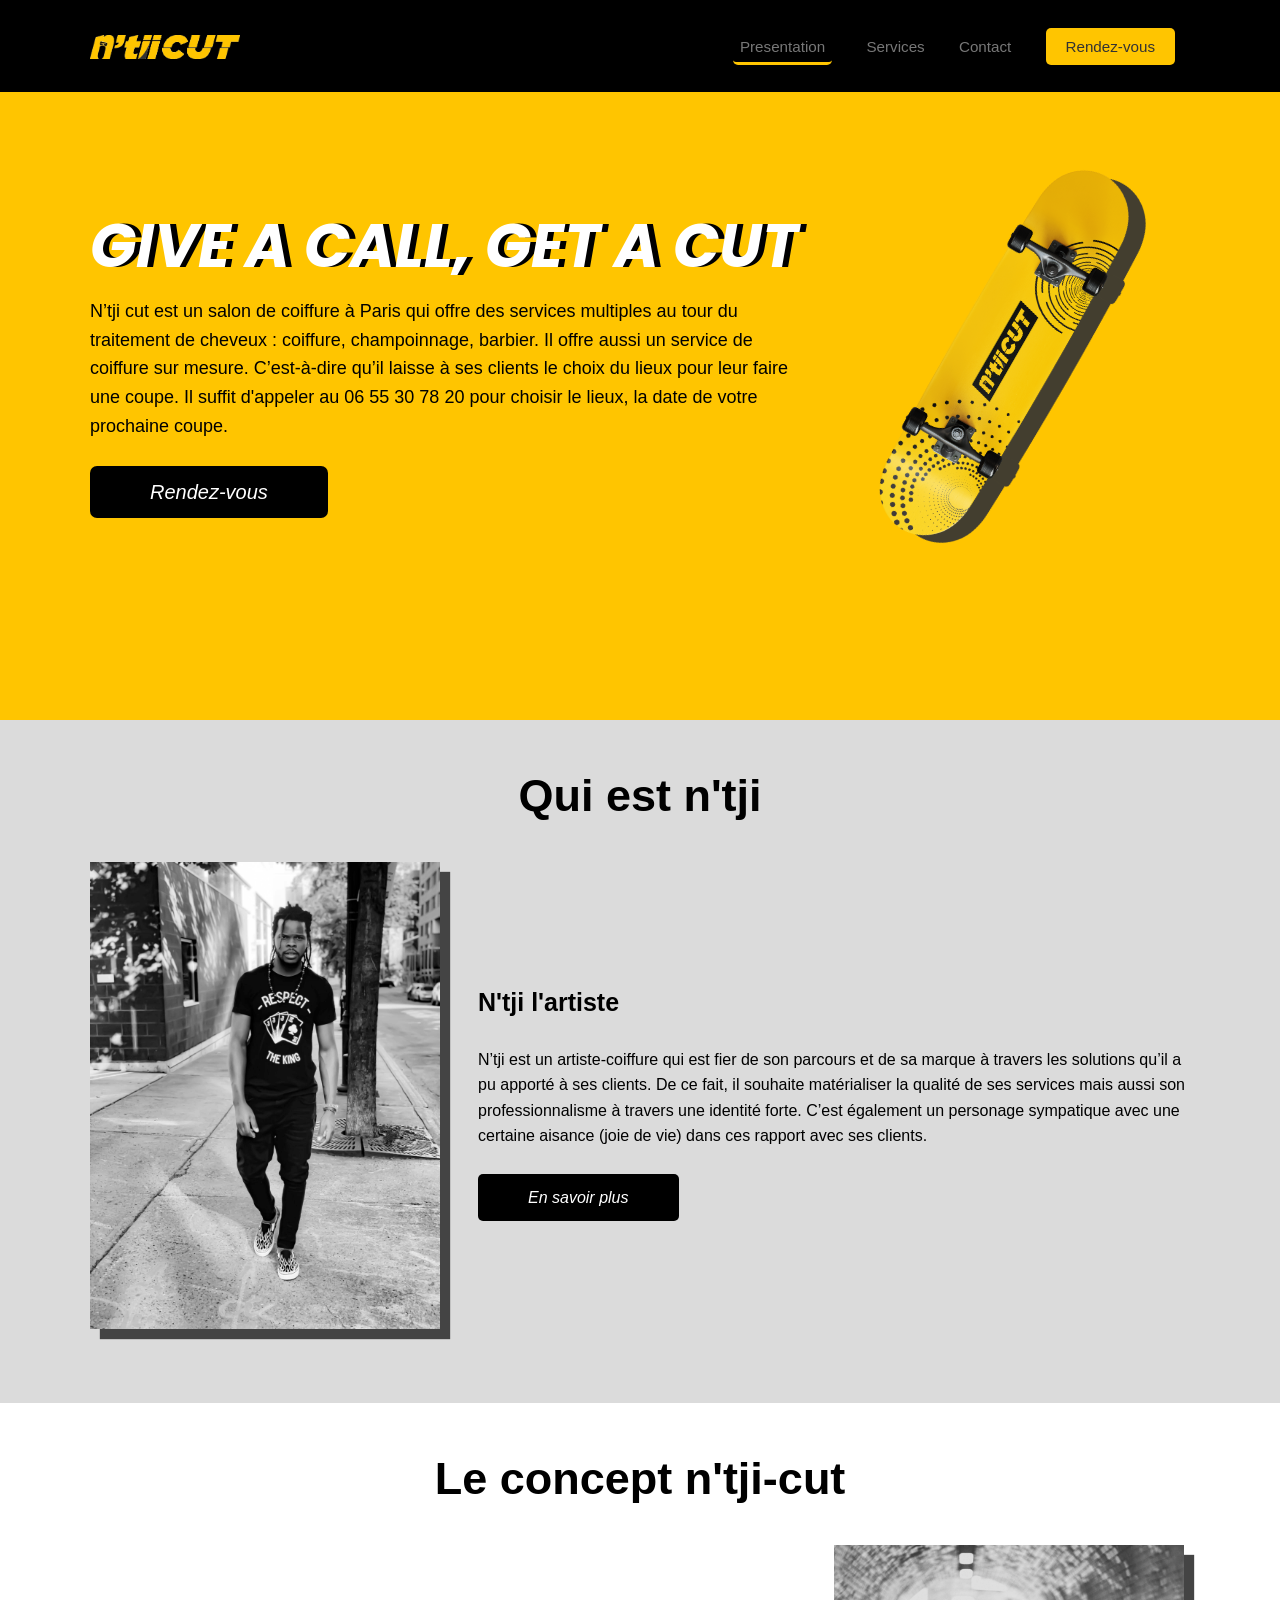
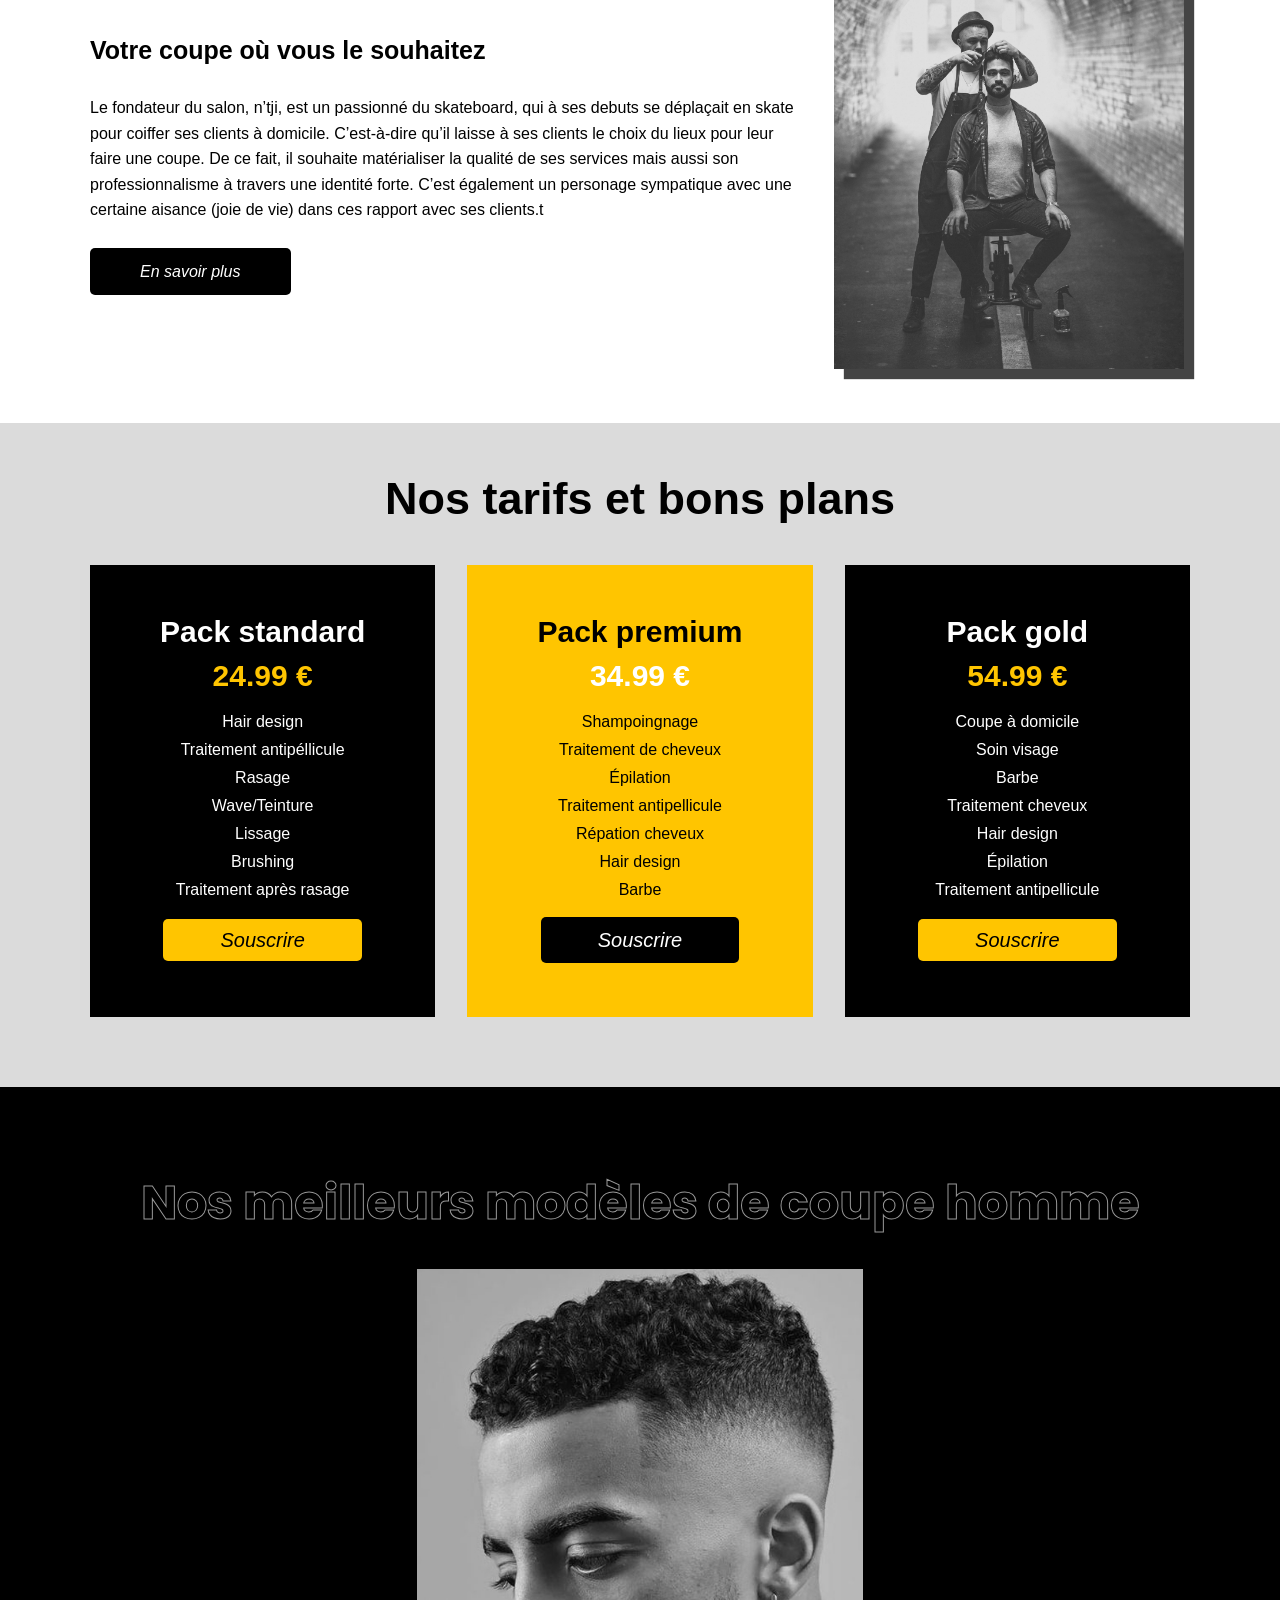
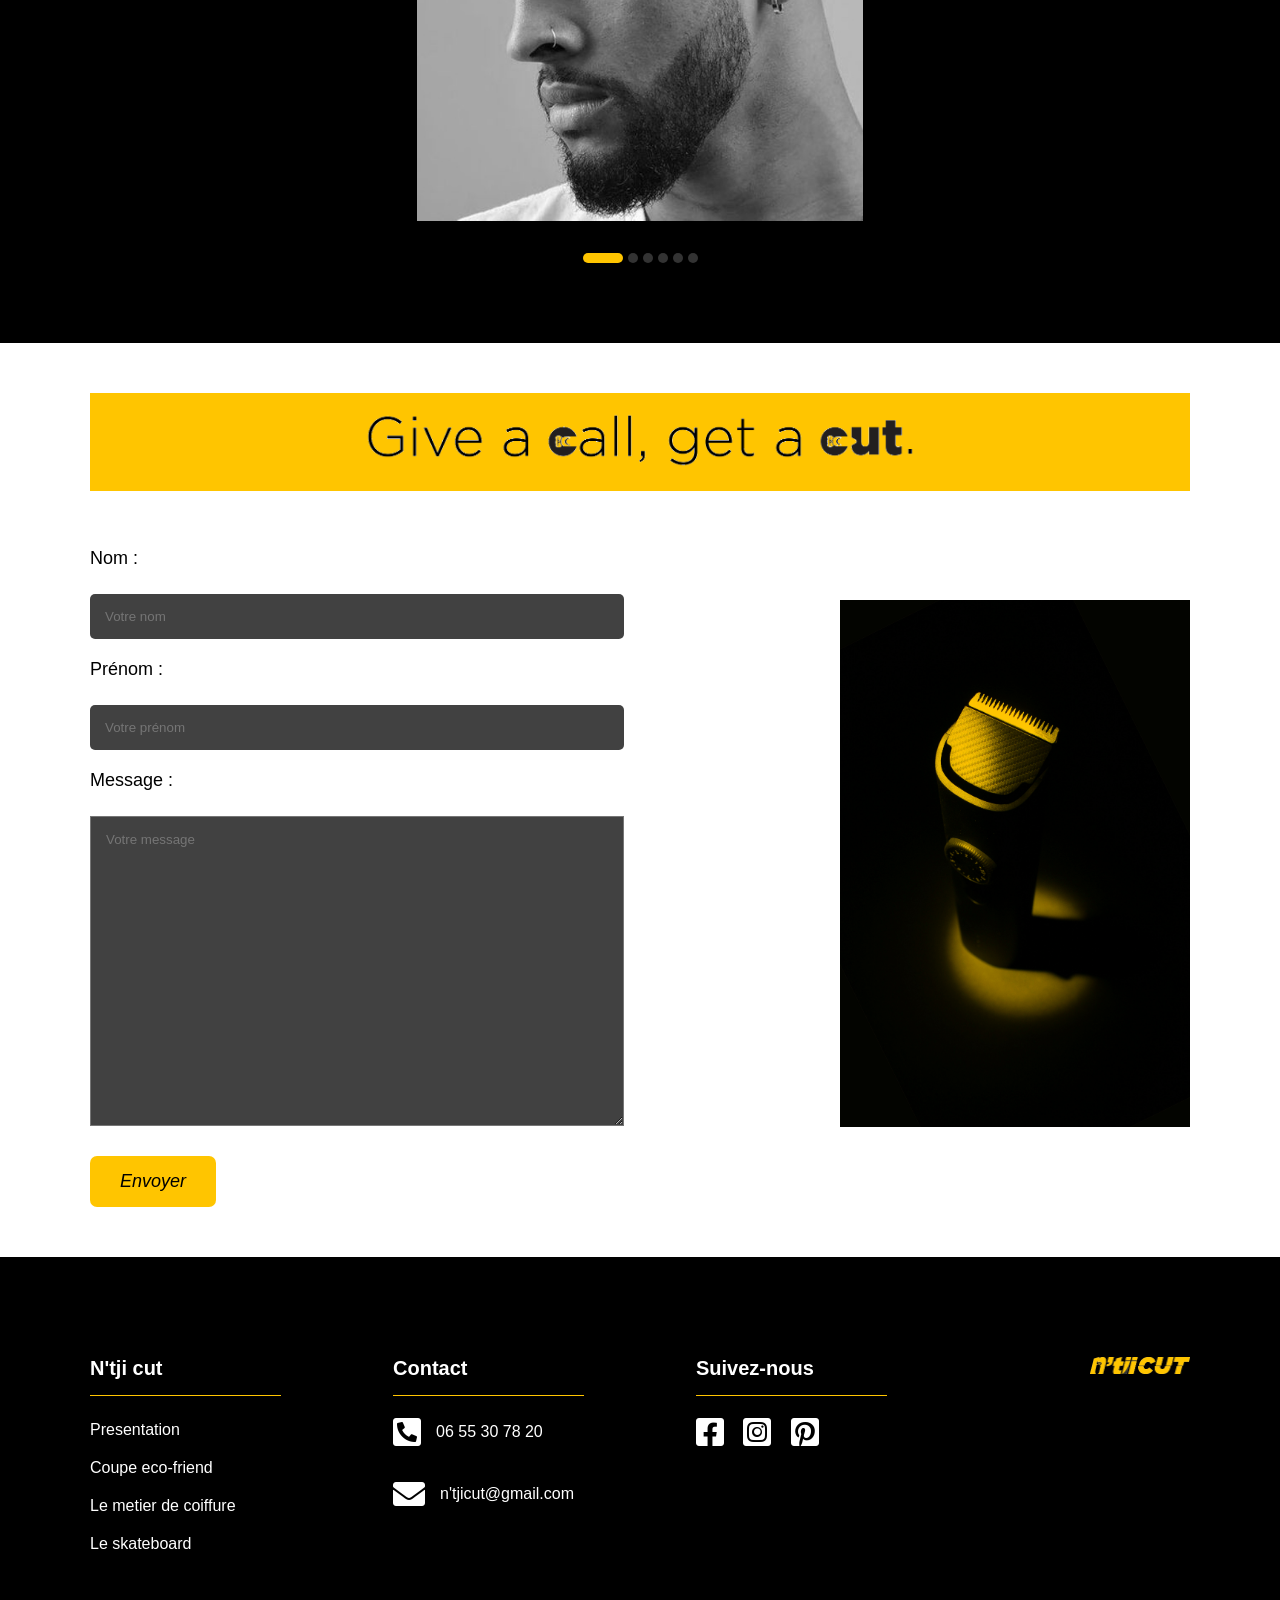
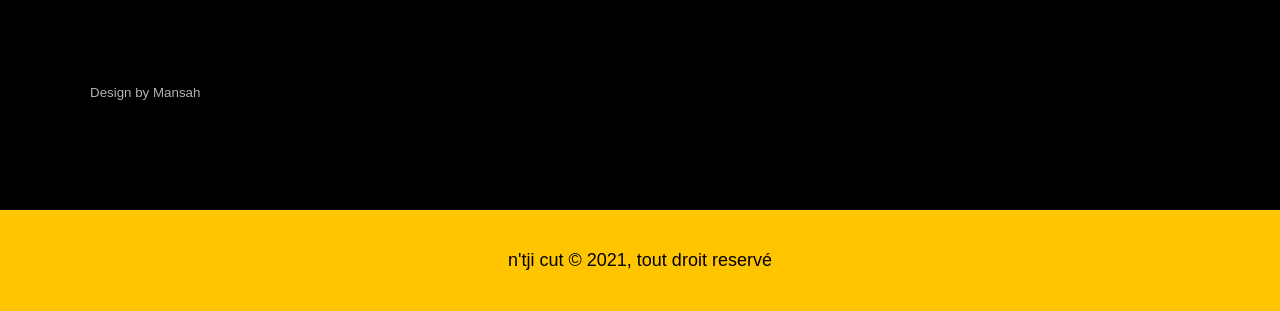
<file: index.html>
<!DOCTYPE html>
<html lang="en">

<head>
    <meta charset="UTF-8">
    <meta http-equiv="X-UA-Compatible" content="IE=edge">
    <meta name="viewport" content="width=device-width, initial-scale=1.0">
    <link rel="shortcut icon" type="image/x-icon" href="/favicon.ico">
    <link rel="stylesheet" href="https://use.fontawesome.com/releases/v5.15.4/css/all.css"
        integrity="sha384-DyZ88mC6Up2uqS4h/KRgHuoeGwBcD4Ng9SiP4dIRy0EXTlnuz47vAwmeGwVChigm" crossorigin="anonymous">
    <link rel="stylesheet" href="/css/stylesheet.css">
    <link rel="stylesheet" media="screen and (max-width: 768px)" href="/css/tablette.css">
    <link rel="stylesheet" media="screen and (max-width: 500px)" href="/css/mobile.css">
    <title>n'tjicut | Bienvenue</title>
</head>

<body>
    <header>
        <div class="header">
            <div class="navbar container">
                <div class="mob-menu-icon">
                    <i class="fas fa-bars fa-1x"></i><span class="cacher"><i
                            class="far fa-window-close fa-1x"></i></span>
                    <a href="mailto:contact@n'tjicut.fr"><i class="fas fa-envelope fa-1x"></i></a>
                </div>
                <div class="large-menu">
                    <a href="index.html"><img src="/images/logo_bg-dark.png" class="logo" alt="n'tjicut"></a>
                    <ul>
                        <li><a href="index.html" class="current">Presentation</a></li>
                        <li><a href="services.html">Services</a></li>
                        <li><a href="contact.html">Contact</a></li>
                        <li><a href="rdv.html">Rendez-vous</a></li>
                    </ul>
                </div>
            </div>
        </div>
        <div class="mobile-menu hiden">
            <li><a href="index.html">Presentation</a></li>
            <li><a href="services.html">Services</a></li>
            <li><a href="contact.html">Contact</a></li>
            <li><a href="rdv.html">Rendez-vous</a></li>
        </div>
    </header>
    <!-- Showcase -->
    <section>
        <div class="showcase">
            <div class="content container">
                <div class="content-1">
                    <h1>Give a call, get a cut</h1>
                    <p>N’tji cut est un salon de coiffure à Paris qui offre des services multiples au tour du traitement de cheveux : coiffure, champoinnage, barbier. Il offre aussi un service de coiffure sur mesure. C’est-à-dire qu’il laisse à ses clients le choix du lieux pour leur faire une coupe. Il suffit d'appeler au 06 55 30 78 20 pour choisir le lieux, la date de votre prochaine coupe.</p>
                    <a href="rdv.html">Rendez-vous</a>
                </div>
                <div class="content-2">
                    <img src="/images/n'tji-skate.png" alt="hero">
                    
                </div>
            </div>
        </div>
    </section>
    <!-- qui est n'tji -->
    <section>
        <div class="presentation">
            <div class="container">
                <div class="heading">
                    <h2>Qui est n'tji</h2>
                </div>
                <div class="grid-content">
                    <div class="content-1">
                        <img src="/images/NTJI_Cut_photo.jpg" alt="n'tji l'artiste">
                    </div>
                    <div class="content-2">
                        <h3>N'tji l'artiste</h3>
                        <p>N’tji est un artiste-coiffure qui est fier de son parcours et de sa marque à travers les solutions qu’il a pu apporté à ses clients. De ce fait, il souhaite matérialiser la qualité de ses services mais aussi son professionnalisme à
                            travers une identité forte. C’est également un personage sympatique avec une certaine aisance (joie de vie) dans ces rapport avec ses clients.</p>
                        <a href="info.html">En savoir plus</a>
                    </div>
                </div>
            </div>
        </div>
    </section>
    <!-- le concept -->
    <section>
        <div class="concept">
            <div class="container">
                <div class="heading">
                    <h2>Le concept n'tji-cut</h2>
                </div>
                <div class="grid-content-2">
                    <div class="content-2">
                        <h3>Votre coupe où vous le souhaitez</h3>
                        <p>Le fondateur du salon, n’tji, est un passionné du skateboard, qui à ses debuts se déplaçait en skate pour coiffer ses clients à domicile. C’est-à-dire qu’il laisse à ses clients le choix du lieux pour leur faire une coupe. De ce fait, il souhaite matérialiser la qualité de ses services mais aussi son professionnalisme à
                            travers une identité forte. C’est également un personage sympatique avec une certaine aisance (joie de vie) dans ces rapport avec ses clients.t</p>
                        <a href="about me.html">En savoir plus</a>
                    </div>
                    <div class="content-1">
                        <img src="/images/photo_tunnel_n'tji-cut.jpg" alt="n'tji l'artiste">
                    </div>
                </div>
            </div>
        </div>
    </section>
    <!-- Nos tarifs -->
    <section>
        <div class="tarif">
            <div class="container">
                <div class="heading">
                    <h3>Nos tarifs et bons plans</h3>
                </div>
                <div class="grid-container-3">
                    <div class="card-1 card">
                        <h3>Pack standard <div class="prix">24.99 &euro;</div>
                        </h3>
                        <ul>
                            <li>Hair design</li>
                            <li>Traitement antipéllicule</li>
                            <li>Rasage</li>
                            <li>Wave/Teinture</li>
                            <li>Lissage</li>
                            <li>Brushing</li>
                            <li>Traitement après rasage</li>
                        </ul>
                        <a href="inscription.html">Souscrire</a>
                    </div>
                    <div class="card-2 card">
                        <h3>Pack premium <div class="prix prix-jaune">34.99 &euro;</div>
                        </h3>
                        <ul>
                            <li>Shampoingnage</li>
                            <li>Traitement de cheveux</li>
                            <li>Épilation</li>
                            <li>Traitement antipellicule</li>
                            <li>Répation cheveux</li>
                            <li>Hair design</li>
                            <li>Barbe</li>
                        </ul>
                        <a href="inscription.html">Souscrire</a>
                    </div>
                    <div class="card-3 card">
                        <h3>Pack gold <div class="prix">54.99 &euro;</div>
                        </h3>
                        <ul>
                            <li>Coupe à domicile</li>
                            <li>Soin visage</li>
                            <li>Barbe</li>
                            <li>Traitement cheveux</li>
                            <li>Hair design</li>
                            <li>Épilation</li>
                            <li>Traitement antipellicule</li>
                        </ul>
                        <a href="inscription.html">Souscrire</a>
                    </div>
                </div>
            </div>
        </div>
    </section>
    <!-- Gallerie -->
    <section>
        <div class="gallerie">
            <div class="container">
                <h3>Nos meilleurs modèles de coupe homme</h3>
                <div class="slider-container">
                    <div class="slide-img">
                        <img src="images/Coupe-2.jpg" id="img-1" class="image1" alt="modèles de coupes masculin">
                        <img src="images/Coupe-3.jpg" id="img-2" class="image2" alt="modèles de coupes masculin">
                        <img src="images/Coupe-4.jpg" id="img-3" class="image3" alt="modèles de coupes masculin">
                        <img src="images/Coupe-5.jpg" id="img-4" class="image4" alt="modèles de coupes masculin">
                        <img src="images/Coupe-6.jpg" id="img-5" class="image5" alt="modèles de coupes masculin">
                        <img src="images/Coupe-7.jpg" id="img-6" class="image6" alt="modèles de coupes masculin">
                    </div>
                    <div class="dot-box">
                        <div class="dots active-dot" id="dot-1"></div>
                        <div class="dots" id="dot-2"></div>
                        <div class="dots" id="dot-3"></div>
                        <div class="dots" id="dot-4"></div>
                        <div class="dots" id="dot-5"></div>
                        <div class="dots" id="dot-6"></div>
    
                    </div>
                </div>
            </div>
        </div>
    </section>
    <!-- give a call, get a cut -->
    <section class="last-section">
        <div class="container ">
            <div class="grid-container-4">
                <div class="img-1">
                    <img src="/images/give-a-call_get-a-cut.png" alt="n'tji">
                </div>
                <div class="form">
                    <form action="#" method="POST">
                        <label for="name"> Nom :</label>
                        <input type="text" id="nom" name="name" placeholder="Votre nom">
                        <label for="name"> Prénom :</label>
                        <input type="text" id="Prénom" name="name" placeholder="Votre prénom">
                        <label for="message"> Message :</label>
                        <textarea id="message" name="message" placeholder="Votre message"></textarea>
                        <div class="button">
                            <button type="submit">Envoyer</button>
                        </div>
                    </form>
                </div>
                <div class="img-2">
                    <img src="/images/tondeuse_n'tjicut.jpg" alt="">
                </div>
            </div>
        </div>
    </section>
    <!-- footer -->
    <footer class="footer">
        <div class="container">
            <div class="grid-container-5">
                <div class="ntji-cut">
                    <h3>N'tji cut</h3>
                    <div class="p">
                        <p><a href="#">Presentation</a></p>
                        <p><a href="https://moncoiffeursengage.com/" target="_blank">Coupe eco-friend</a></p>
                        <p><a href="https://fr.wikipedia.org/wiki/Coiffure" target="_blank">Le metier de coiffure</a>
                        </p>
                        <p><a href="https://www.skatepro.fr/" target="_blank">Le skateboard</a></p>
                    </div>
                </div>
                <div class="contact">
                    <h3>Contact</h3>
                    <div class="ctct-content">
                        <p><span><i class="fas fa-phone-square-alt fa-2x"></i></span>06 55 30 78 20</p>
                        <p><span><i class="fas fa-envelope fa-2x"></i></span><a
                                href="mailto:n'tjicut@gmail.com.com">n'tjicut@gmail.com</a></p>
                    </div>
                </div>
                <div class="suivez-nous">
                    <h3>Suivez-nous</h3>
                    <p><i class="fab fa-facebook-square fa-2x"></i></p>
                    <p><i class="fab fa-instagram-square fa-2x"></i></p>
                    <p><i class="fab fa-pinterest-square fa-2x"></i>
                    </p>
                </div>
                <div class="logo">
                    <a href="#"><img src="/images/logo_bg-dark.png" alt=""></a>
                </div>
                <small>
                    <p><a href="https://mansahdesign.fr/" target="_blank">Design by Mansah</a></p>
                </small>
            </div>
        </div>
        <p class="copyright">n'tji cut &copy; 2021, tout droit reservé</p>
    </footer>
    <script src="/js/script.js"></script>
</body>

</html>
</file>
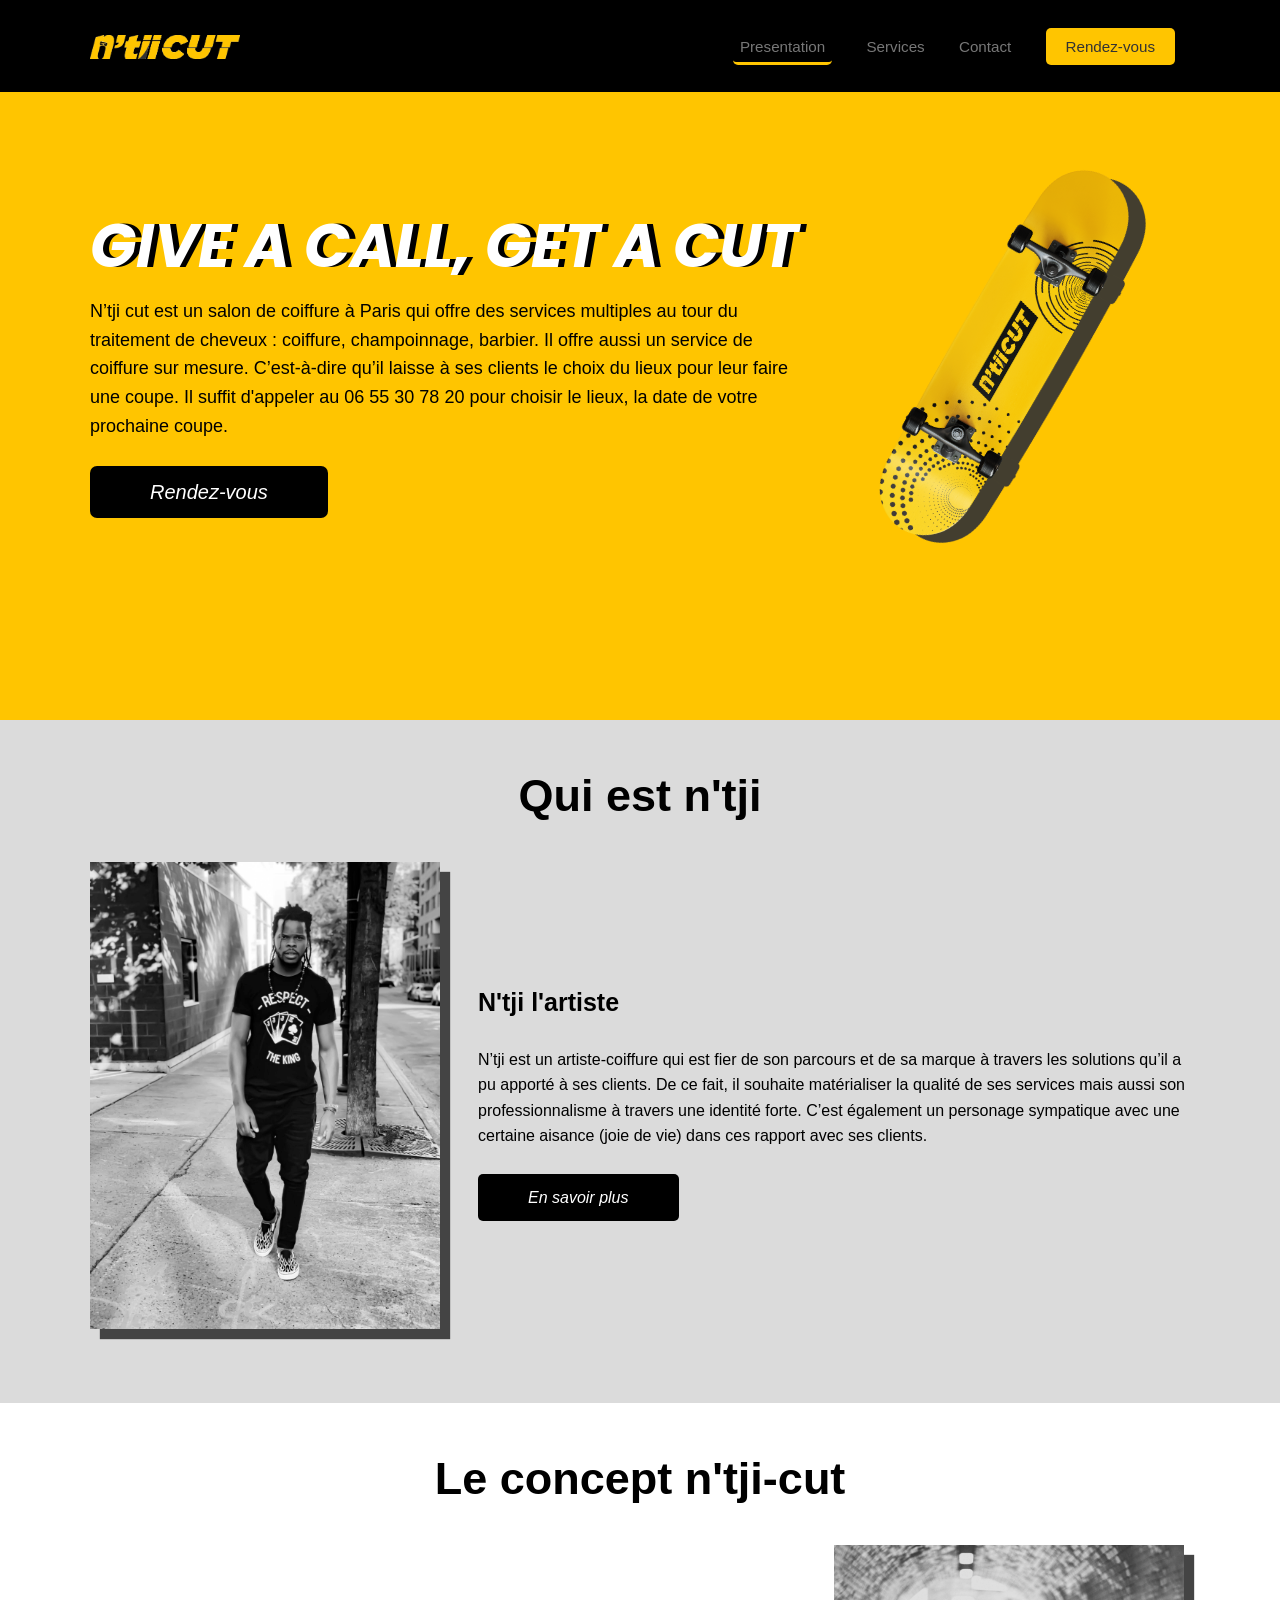
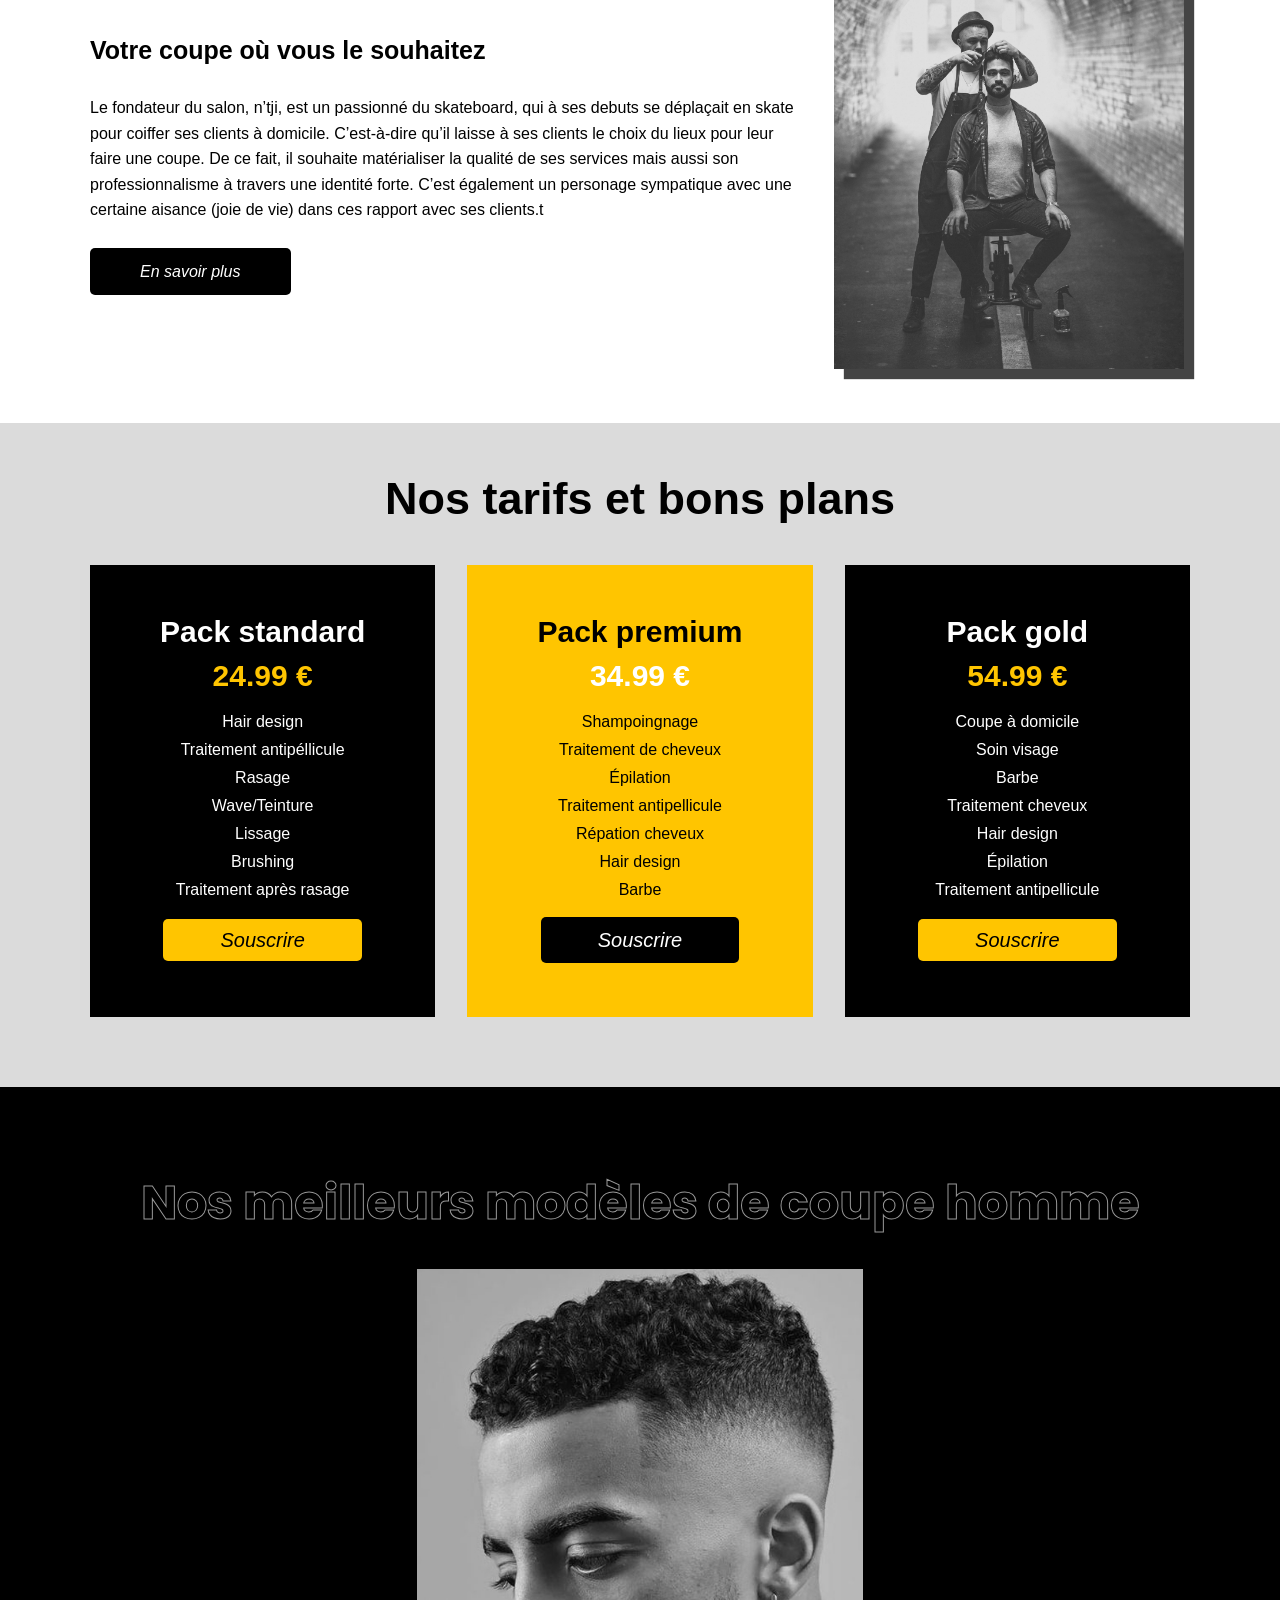
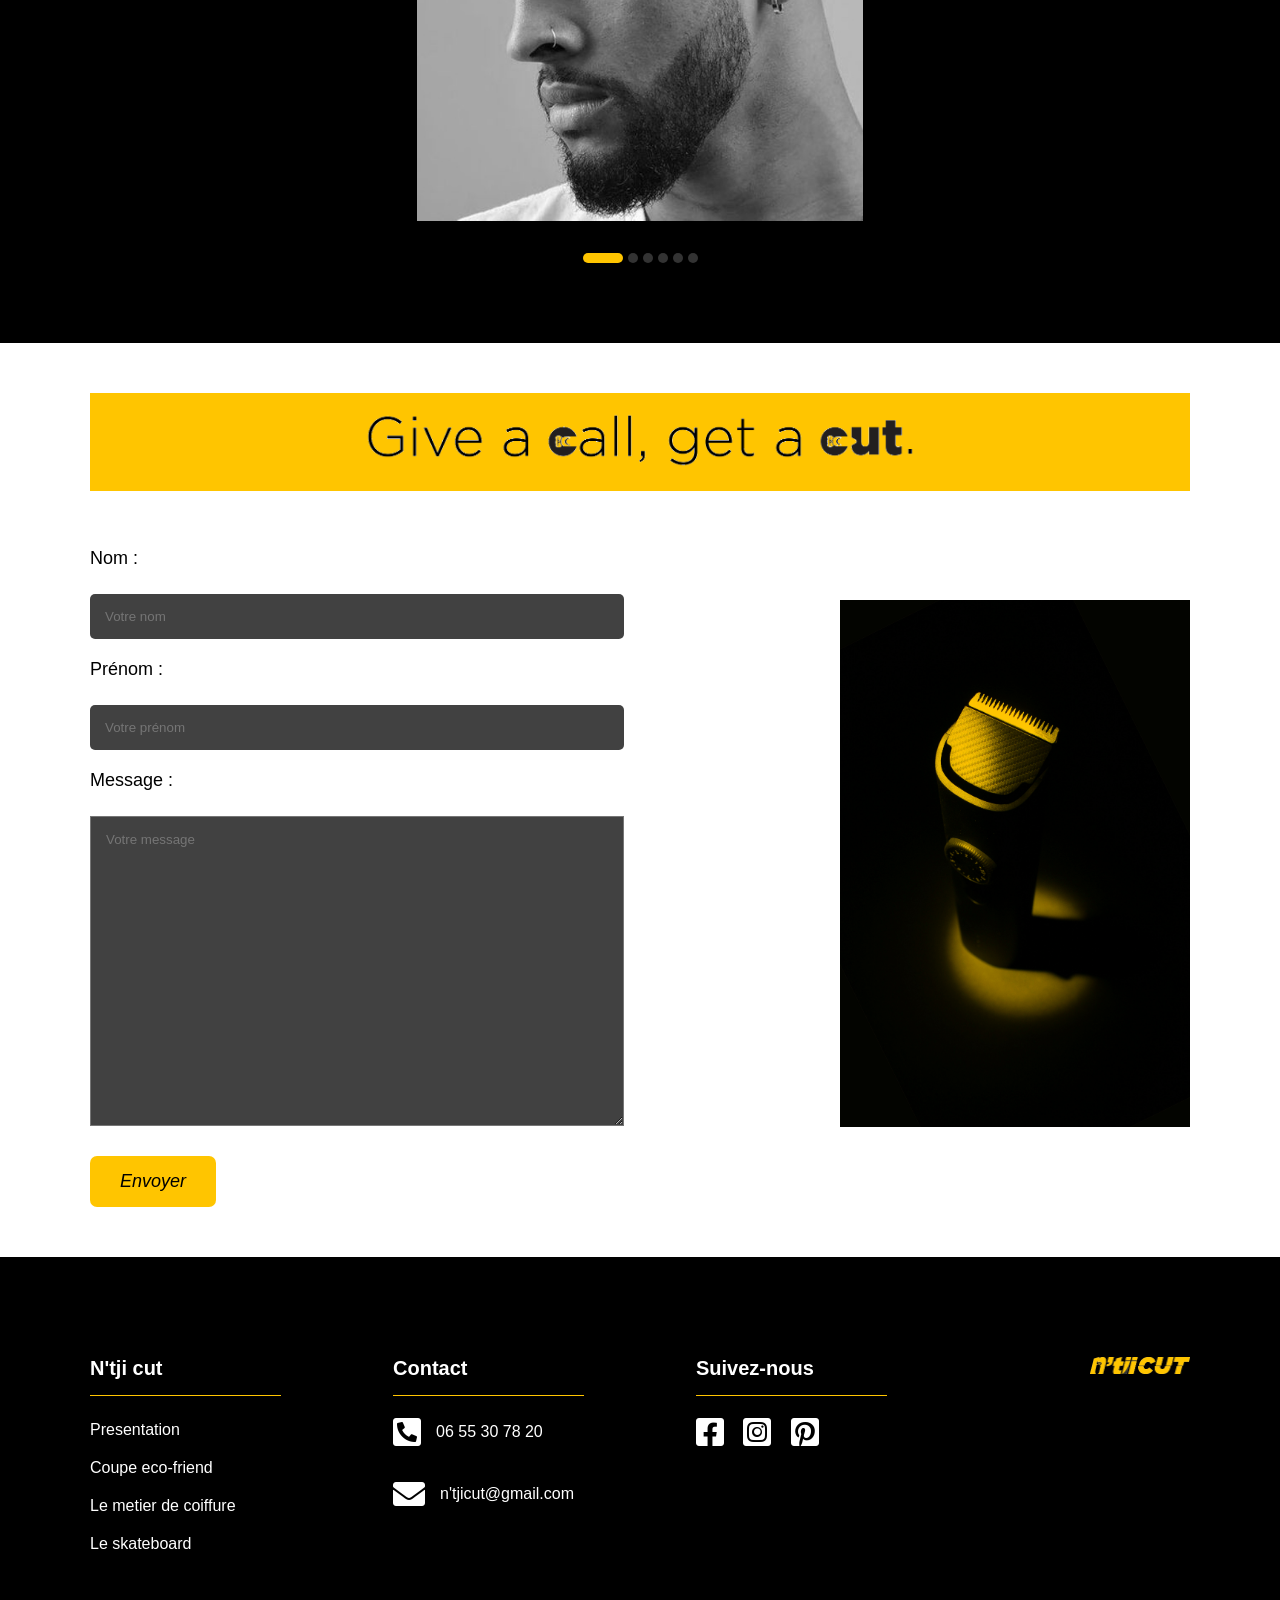
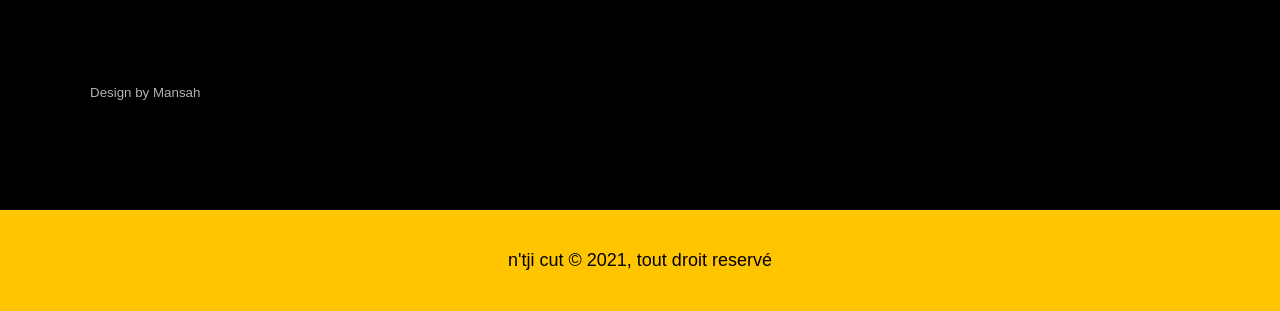
<file: n'tji_cut/index.html>
<!DOCTYPE html>
<html lang="en">

<head>
    <meta charset="UTF-8">
    <meta http-equiv="X-UA-Compatible" content="IE=edge">
    <meta name="viewport" content="width=device-width, initial-scale=1.0">
    <link rel="shortcut icon" type="image/x-icon" href="/favicon.ico">
    <link rel="stylesheet" href="https://use.fontawesome.com/releases/v5.15.4/css/all.css"
        integrity="sha384-DyZ88mC6Up2uqS4h/KRgHuoeGwBcD4Ng9SiP4dIRy0EXTlnuz47vAwmeGwVChigm" crossorigin="anonymous">
    <link rel="stylesheet" href="css/stylesheet.css">
    <link rel="stylesheet" media="screen and (max-width: 768px)" href="css/tablette.css">
    <link rel="stylesheet" media="screen and (max-width: 500px)" href="css/mobile.css">
    <title>n'tjicut | Bienvenue</title>
</head>

<body>
    <header>
        <div class="header">
            <div class="navbar container">
                <div class="mob-menu-icon">
                    <i class="fas fa-bars fa-1x"></i><span class="cacher"><i
                            class="far fa-window-close fa-1x"></i></span>
                    <a href="mailto:contact@n'tjicut.fr"><i class="fas fa-envelope fa-1x"></i></a>
                </div>
                <div class="large-menu">
                    <a href="index.html"><img src="/images/logo_bg-dark.png" class="logo" alt="n'tjicut"></a>
                    <ul>
                        <li><a href="index.html" class="current">Presentation</a></li>
                        <li><a href="services.html">Services</a></li>
                        <li><a href="contact.html">Contact</a></li>
                        <li><a href="rdv.html">Rendez-vous</a></li>
                    </ul>
                </div>
            </div>
        </div>
        <div class="mobile-menu hiden">
            <li><a href="index.html">Presentation</a></li>
            <li><a href="services.html">Services</a></li>
            <li><a href="contact.html">Contact</a></li>
            <li><a href="rdv.html">Rendez-vous</a></li>
        </div>
    </header>
    <!-- Showcase -->
    <section>
        <div class="showcase">
            <div class="content container">
                <div class="content-1">
                    <h1>Give a call, get a cut</h1>
                    <p>N’tji cut est un salon de coiffure à Paris qui offre des services multiples au tour du traitement de cheveux : coiffure, champoinnage, barbier. Il offre aussi un service de coiffure sur mesure. C’est-à-dire qu’il laisse à ses clients le choix du lieux pour leur faire une coupe. Il suffit d'appeler au 06 55 30 78 20 pour choisir le lieux, la date de votre prochaine coupe.</p>
                    <a href="rdv.html">Rendez-vous</a>
                </div>
                <div class="content-2">
                    <img src="/images/n'tji-skate.png" alt="hero">
                    
                </div>
            </div>
        </div>
    </section>
    <!-- qui est n'tji -->
    <section>
        <div class="presentation">
            <div class="container">
                <div class="heading">
                    <h2>Qui est n'tji</h2>
                </div>
                <div class="grid-content">
                    <div class="content-1">
                        <img src="/images/NTJI_Cut_photo.jpg" alt="n'tji l'artiste">
                    </div>
                    <div class="content-2">
                        <h3>N'tji l'artiste</h3>
                        <p>N’tji est un artiste-coiffure qui est fier de son parcours et de sa marque à travers les solutions qu’il a pu apporté à ses clients. De ce fait, il souhaite matérialiser la qualité de ses services mais aussi son professionnalisme à
                            travers une identité forte. C’est également un personage sympatique avec une certaine aisance (joie de vie) dans ces rapport avec ses clients.</p>
                        <a href="info.html">En savoir plus</a>
                    </div>
                </div>
            </div>
        </div>
    </section>
    <!-- le concept -->
    <section>
        <div class="concept">
            <div class="container">
                <div class="heading">
                    <h2>Le concept n'tji-cut</h2>
                </div>
                <div class="grid-content-2">
                    <div class="content-2">
                        <h3>Votre coupe où vous le souhaitez</h3>
                        <p>Le fondateur du salon, n’tji, est un passionné du skateboard, qui à ses debuts se déplaçait en skate pour coiffer ses clients à domicile. C’est-à-dire qu’il laisse à ses clients le choix du lieux pour leur faire une coupe. De ce fait, il souhaite matérialiser la qualité de ses services mais aussi son professionnalisme à
                            travers une identité forte. C’est également un personage sympatique avec une certaine aisance (joie de vie) dans ces rapport avec ses clients.t</p>
                        <a href="about me.html">En savoir plus</a>
                    </div>
                    <div class="content-1">
                        <img src="/images/photo_tunnel_n'tji-cut.jpg" alt="n'tji l'artiste">
                    </div>
                </div>
            </div>
        </div>
    </section>
    <!-- Nos tarifs -->
    <section>
        <div class="tarif">
            <div class="container">
                <div class="heading">
                    <h3>Nos tarifs et bons plans</h3>
                </div>
                <div class="grid-container-3">
                    <div class="card-1 card">
                        <h3>Pack standard <div class="prix">24.99 &euro;</div>
                        </h3>
                        <ul>
                            <li>Hair design</li>
                            <li>Traitement antipéllicule</li>
                            <li>Rasage</li>
                            <li>Wave/Teinture</li>
                            <li>Lissage</li>
                            <li>Brushing</li>
                            <li>Traitement après rasage</li>
                        </ul>
                        <a href="inscription.html">Souscrire</a>
                    </div>
                    <div class="card-2 card">
                        <h3>Pack premium <div class="prix prix-jaune">34.99 &euro;</div>
                        </h3>
                        <ul>
                            <li>Shampoingnage</li>
                            <li>Traitement de cheveux</li>
                            <li>Épilation</li>
                            <li>Traitement antipellicule</li>
                            <li>Répation cheveux</li>
                            <li>Hair design</li>
                            <li>Barbe</li>
                        </ul>
                        <a href="inscription.html">Souscrire</a>
                    </div>
                    <div class="card-3 card">
                        <h3>Pack gold <div class="prix">54.99 &euro;</div>
                        </h3>
                        <ul>
                            <li>Coupe à domicile</li>
                            <li>Soin visage</li>
                            <li>Barbe</li>
                            <li>Traitement cheveux</li>
                            <li>Hair design</li>
                            <li>Épilation</li>
                            <li>Traitement antipellicule</li>
                        </ul>
                        <a href="inscription.html">Souscrire</a>
                    </div>
                </div>
            </div>
        </div>
    </section>
    <!-- Gallerie -->
    <section>
        <div class="gallerie">
            <div class="container">
                <h3>Nos meilleurs modèles de coupe homme</h3>
                <div class="slider-container">
                    <div class="slide-img">
                        <img src="images/Coupe-2.jpg" id="img-1" class="image1" alt="modèles de coupes masculin">
                        <img src="images/Coupe-3.jpg" id="img-2" class="image2" alt="modèles de coupes masculin">
                        <img src="images/Coupe-4.jpg" id="img-3" class="image3" alt="modèles de coupes masculin">
                        <img src="images/Coupe-5.jpg" id="img-4" class="image4" alt="modèles de coupes masculin">
                        <img src="images/Coupe-6.jpg" id="img-5" class="image5" alt="modèles de coupes masculin">
                        <img src="images/Coupe-7.jpg" id="img-6" class="image6" alt="modèles de coupes masculin">
                    </div>
                    <div class="dot-box">
                        <div class="dots active-dot" id="dot-1"></div>
                        <div class="dots" id="dot-2"></div>
                        <div class="dots" id="dot-3"></div>
                        <div class="dots" id="dot-4"></div>
                        <div class="dots" id="dot-5"></div>
                        <div class="dots" id="dot-6"></div>
    
                    </div>
                </div>
            </div>
        </div>
    </section>
    <!-- give a call, get a cut -->
    <section class="last-section">
        <div class="container ">
            <div class="grid-container-4">
                <div class="img-1">
                    <img src="/images/give-a-call_get-a-cut.png" alt="n'tji">
                </div>
                <div class="form">
                    <form action="#" method="POST">
                        <label for="name"> Nom :</label>
                        <input type="text" id="nom" name="name" placeholder="Votre nom">
                        <label for="name"> Prénom :</label>
                        <input type="text" id="Prénom" name="name" placeholder="Votre prénom">
                        <label for="message"> Message :</label>
                        <textarea id="message" name="message" placeholder="Votre message"></textarea>
                        <div class="button">
                            <button type="submit">Envoyer</button>
                        </div>
                    </form>
                </div>
                <div class="img-2">
                    <img src="/images/tondeuse_n'tjicut.jpg" alt="">
                </div>
            </div>
        </div>
    </section>
    <!-- footer -->
    <footer class="footer">
        <div class="container">
            <div class="grid-container-5">
                <div class="ntji-cut">
                    <h3>N'tji cut</h3>
                    <div class="p">
                        <p><a href="#">Presentation</a></p>
                        <p><a href="https://moncoiffeursengage.com/" target="_blank">Coupe eco-friend</a></p>
                        <p><a href="https://fr.wikipedia.org/wiki/Coiffure" target="_blank">Le metier de coiffure</a>
                        </p>
                        <p><a href="https://www.skatepro.fr/" target="_blank">Le skateboard</a></p>
                    </div>
                </div>
                <div class="contact">
                    <h3>Contact</h3>
                    <div class="ctct-content">
                        <p><span><i class="fas fa-phone-square-alt fa-2x"></i></span>06 55 30 78 20</p>
                        <p><span><i class="fas fa-envelope fa-2x"></i></span><a
                                href="mailto:n'tjicut@gmail.com.com">n'tjicut@gmail.com</a></p>
                    </div>
                </div>
                <div class="suivez-nous">
                    <h3>Suivez-nous</h3>
                    <p><i class="fab fa-facebook-square fa-2x"></i></p>
                    <p><i class="fab fa-instagram-square fa-2x"></i></p>
                    <p><i class="fab fa-pinterest-square fa-2x"></i>
                    </p>
                </div>
                <div class="logo">
                    <a href="#"><img src="/images/logo_bg-dark.png" alt=""></a>
                </div>
                <small>
                    <p><a href="https://mansahdesign.fr/" target="_blank">Design by Mansah</a></p>
                </small>
            </div>
        </div>
        <p class="copyright">n'tji cut &copy; 2021, tout droit reservé</p>
    </footer>
    <script src="/js/script.js"></script>
</body>

</html>
</file>
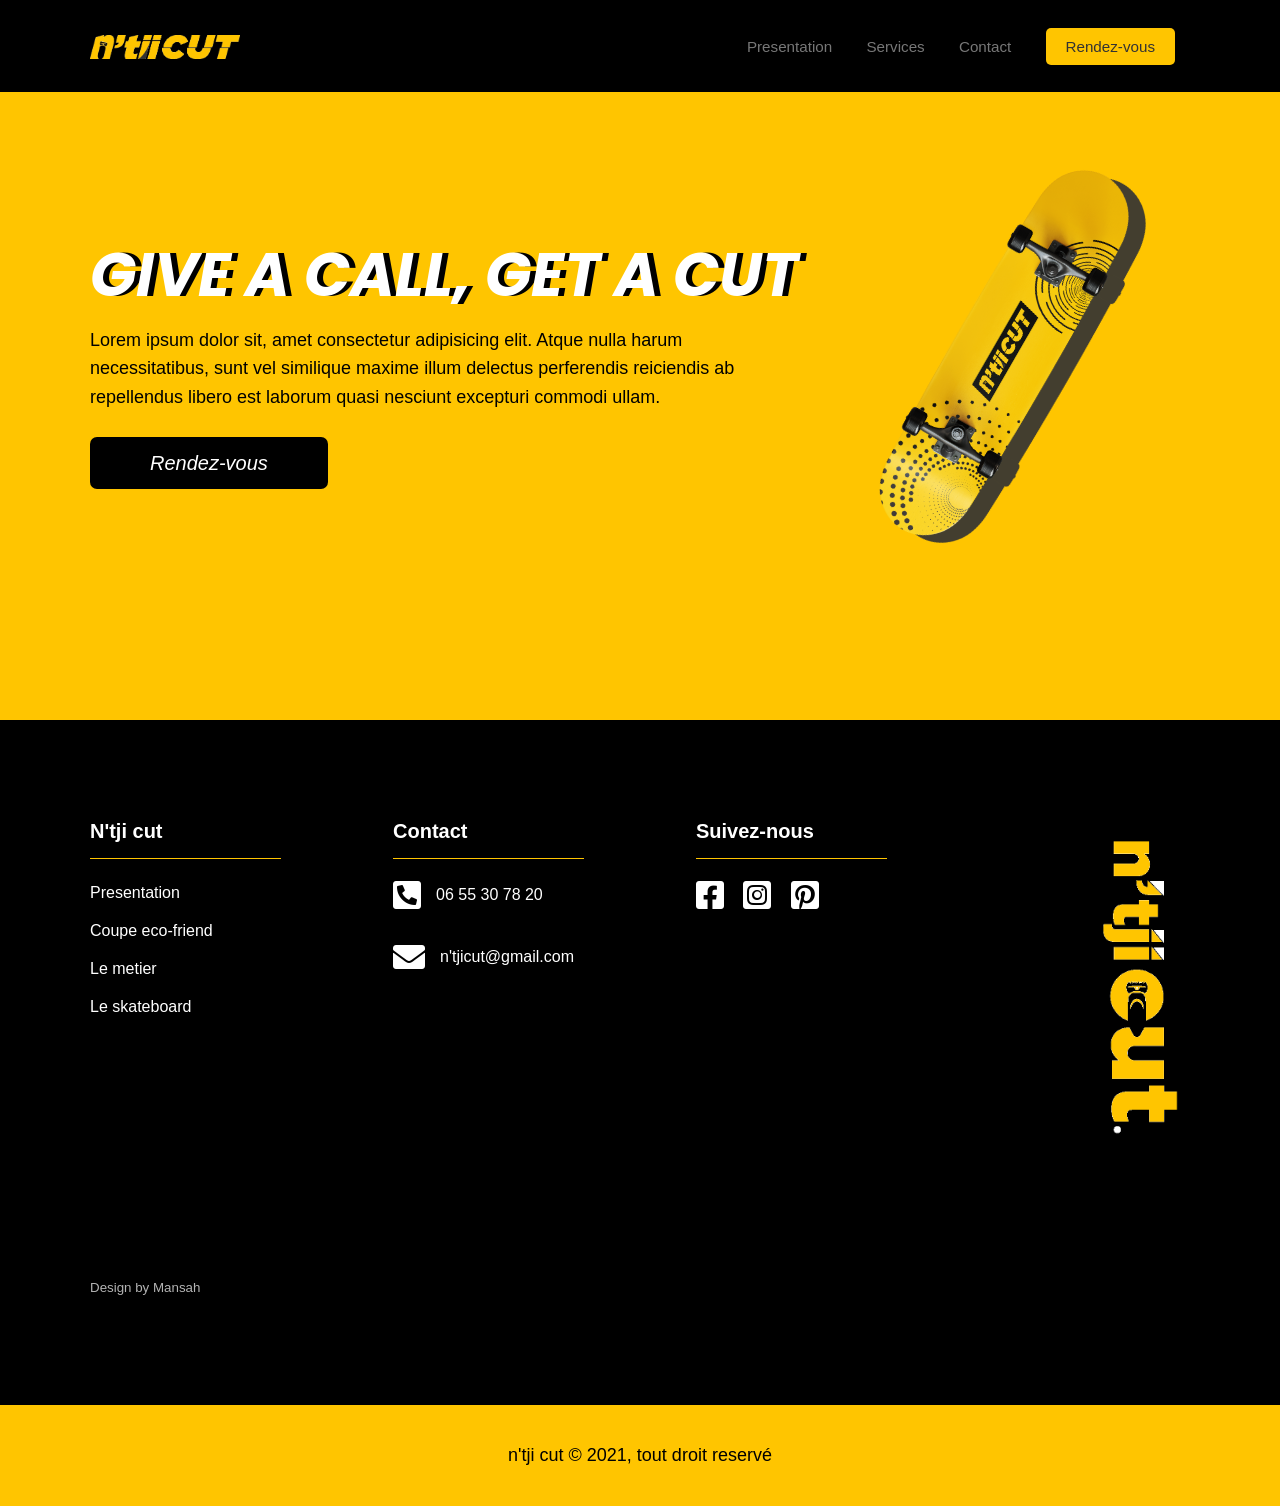
<file: about.html>
<!DOCTYPE html>
<html lang="en">
<head>
    <meta charset="UTF-8">
    <meta http-equiv="X-UA-Compatible" content="IE=edge">
    <meta name="viewport" content="width=device-width, initial-scale=1.0">
    <link rel="stylesheet" href="https://use.fontawesome.com/releases/v5.15.4/css/all.css" integrity="sha384-DyZ88mC6Up2uqS4h/KRgHuoeGwBcD4Ng9SiP4dIRy0EXTlnuz47vAwmeGwVChigm" crossorigin="anonymous">
    <link rel="stylesheet" href="/css/stylesheet.css">
    <link rel="stylesheet" media="screen and (max-width: 768px)" href="/css/tablette.css">
    <link rel="stylesheet" media="screen and (max-width: 500px)" href="/css/mobile.css">
    <title>n'tjicut | À propos de moi</title>
</head>
<body>
    <header>
        <div class="header">
            <div class="navbar container">
                <div class="mob-menu-icon">
                    <i class="fas fa-bars fa-1x"></i><span class="cacher"><i
                            class="far fa-window-close fa-1x"></i></span>
                    <a href="mailto:contact@mansahdesign.fr"><i class="fas fa-envelope fa-1x"></i></a>
                </div>
                <div class="large-menu">
                    <a href="index.html"><img src="/images/logo_bg-dark.png" class="logo" alt="n'tjicut"></a>
                    <ul>
                        <li><a href="index.html">Presentation</a></li>
                        <li><a href="services.html">Services</a></li>
                        <li><a href="contact.html">Contact</a></li>
                        <li><a href="rdv.html">Rendez-vous</a></li>
                    </ul>
                </div>
            </div>
        </div>
        <div class="mobile-menu hiden">
            <li><a href="index.html">Presentation</a></li>
            <li><a href="services.html">Services</a></li>
            <li><a href="contact.html">Contact</a></li>
            <li><a href="rdv.html">Rendez-vous</a></li>
        </div>
    </header>
    <!-- Showcase -->
    <section>
        <div class="showcase">
            <div class="content container">
                <div class="content-1">
                    <h1>Give a call, get a cut</h1>
                    <p>Lorem ipsum dolor sit, amet consectetur adipisicing elit. Atque nulla harum necessitatibus, sunt vel similique maxime illum delectus perferendis reiciendis ab repellendus libero est laborum quasi nesciunt excepturi commodi ullam.</p>
                    <a href="rdv.html">Rendez-vous</a>
                </div>
                <div class="content-2">
                    <img src="/images/n'tji-skate.png" alt="hero">
                </div>
            </div>
        </div>
    </section>
    <!-- footer -->
    <footer class="footer">
        <div class="container">
            <div class="grid-container-5">
                <div class="ntji-cut">
                    <h3>N'tji cut</h3>
                    <div class="p">      
                        <p>Presentation</p>
                        <p>Coupe eco-friend</p>
                        <p>Le metier</p>
                        <p>Le skateboard</p>
                    </div>
                </div>
                
                <div class="contact">
                    <h3>Contact</h3>
                    <div class="centent">
                        <p><span><i class="fas fa-phone-square-alt fa-2x"></i></span>06 55 30 78 20</p>
                        <p><span><i class="fas fa-envelope fa-2x"></i></span>n'tjicut@gmail.com</p>
                    </div>
                </div>
                <div class="suivez-nous">
                    <h3>Suivez-nous</h3>
                    <p><i class="fab fa-facebook-square fa-2x"></i></p>
                    <p><i class="fab fa-instagram-square fa-2x"></i></p>
                    <p><i class="fab fa-pinterest-square fa-2x"></i>
                    </p>
                </div>
                <div class="logo">
                    <img src="/images/logo_n'tji_verti.png" alt="">
                </div>
                <small>
                    <p><a href="https://mansahdesign.fr/">Design by Mansah</a></p>
                </small>
            </div>
        </div>
        <p class="copyright">n'tji cut &copy; 2021, tout droit reservé</p>
    </footer>   
    <script src="/js/script.js"></script> 
</body>
</html>
</file>
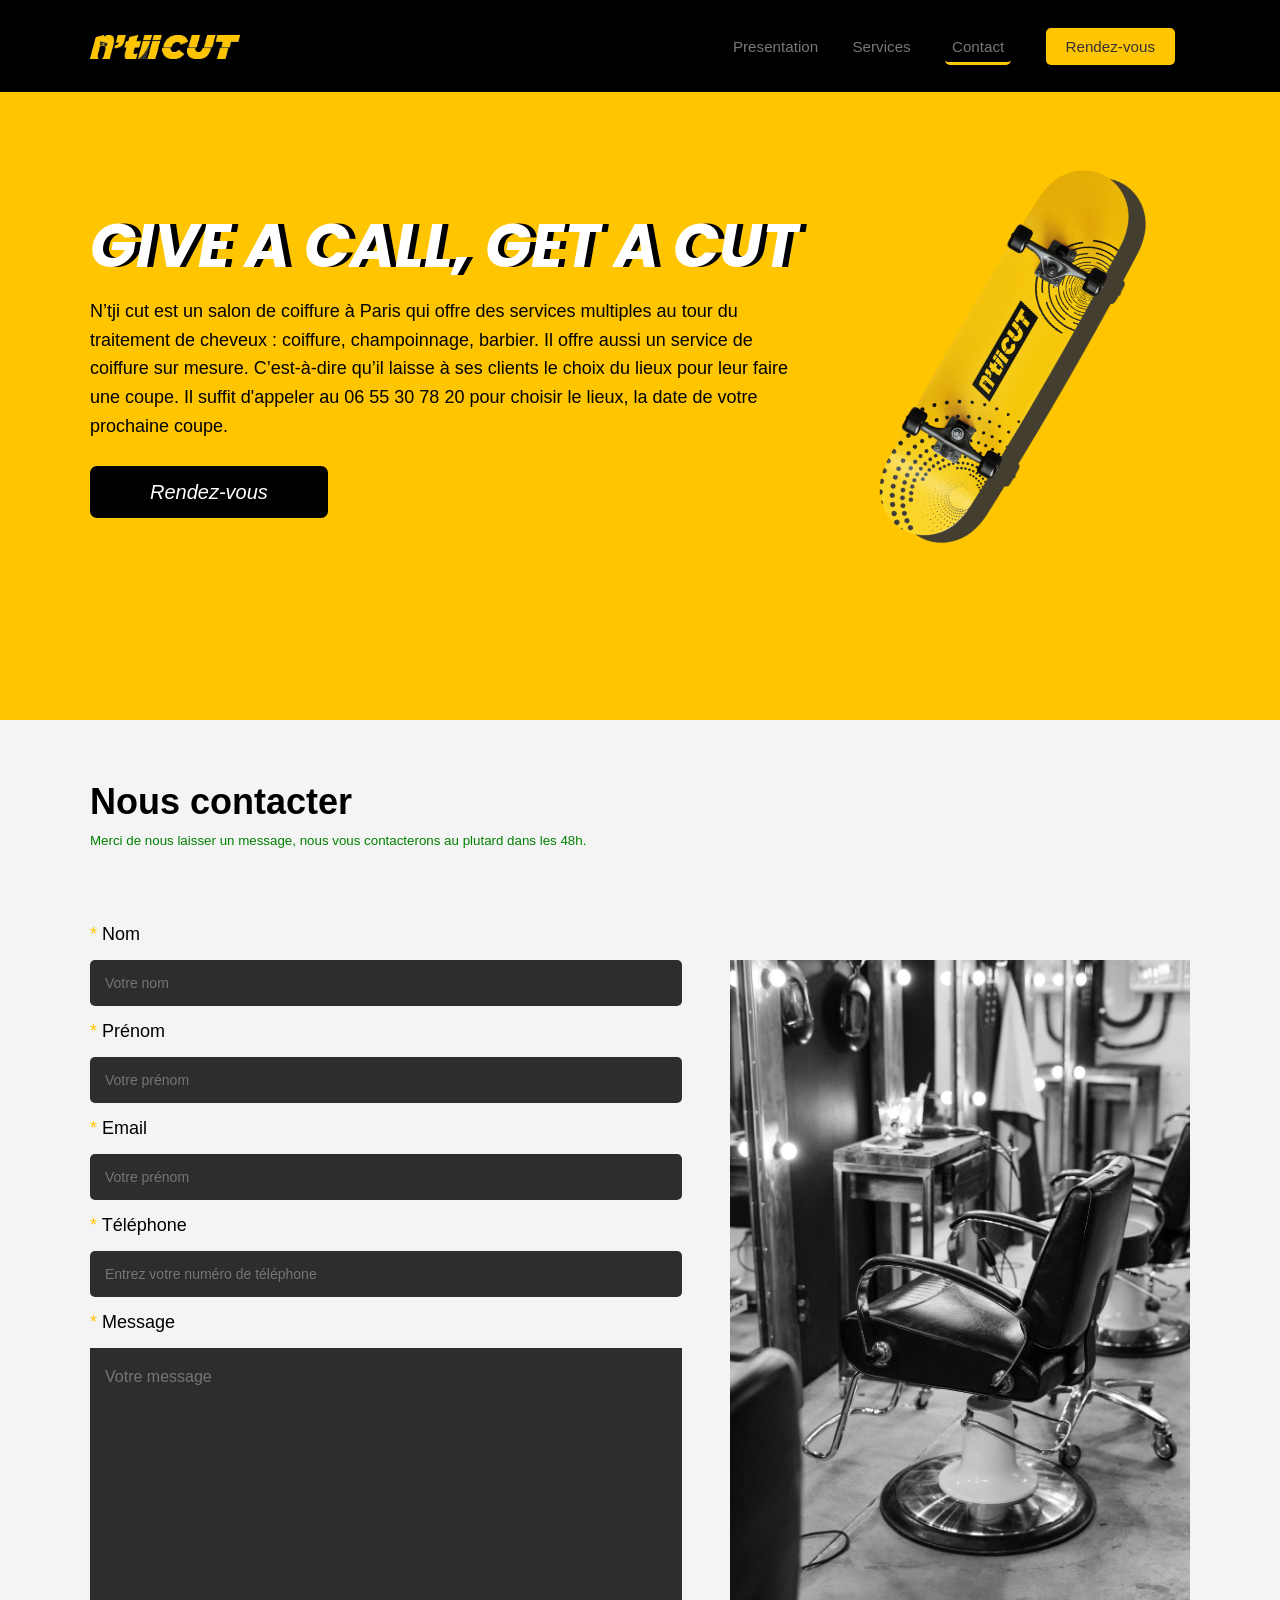
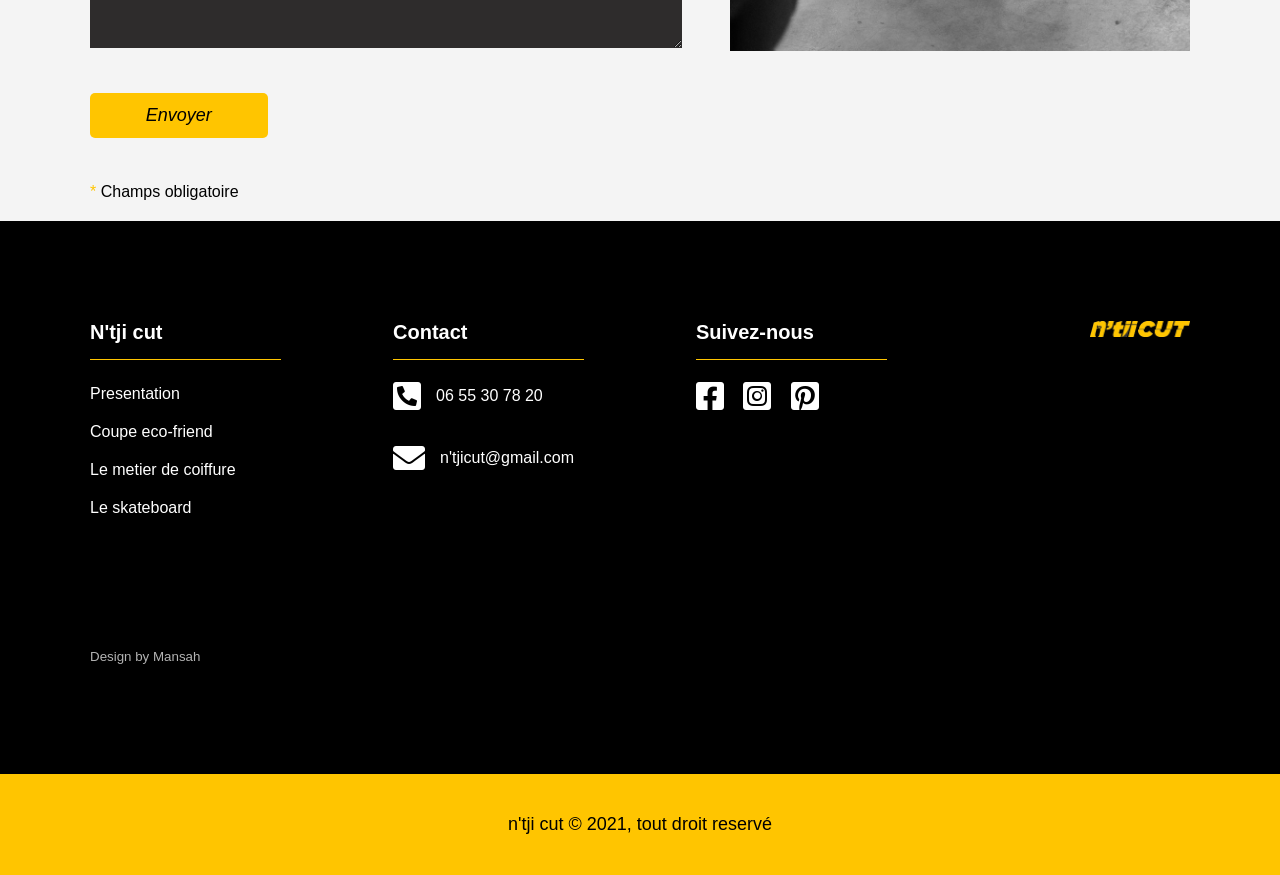
<file: contact.html>
<!DOCTYPE html>
<html lang="en">

<head>
    <meta charset="UTF-8">
    <meta http-equiv="X-UA-Compatible" content="IE=edge">
    <meta name="viewport" content="width=device-width, initial-scale=1.0">
    <link rel="stylesheet" href="https://use.fontawesome.com/releases/v5.15.4/css/all.css"
        integrity="sha384-DyZ88mC6Up2uqS4h/KRgHuoeGwBcD4Ng9SiP4dIRy0EXTlnuz47vAwmeGwVChigm" crossorigin="anonymous">
    <link rel="stylesheet" href="/css/stylesheet.css">
    <link rel="stylesheet" media="screen and (max-width: 768px)" href="/css/tablette.css">
    <link rel="stylesheet" media="screen and (max-width: 500px)" href="/css/mobile.css">
    <title>n'tjicut | Contact</title>
</head>

<body>
    <header>
        <div class="header">
            <div class="navbar container">
                <div class="mob-menu-icon">
                    <i class="fas fa-bars fa-1x"></i><span class="cacher"><i
                            class="far fa-window-close fa-1x"></i></span>
                    <a href="mailto:contact@mansahdesign.fr"><i class="fas fa-envelope fa-1x"></i></a>
                </div>
                <div class="large-menu">
                    <a href="index.html"><img src="/images/logo_bg-dark.png" class="logo" alt="n'tjicut"></a>
                    <ul>
                        <li><a href="index.html">Presentation</a></li>
                        <li><a href="services.html">Services</a></li>
                        <li><a href="contact.html" class="current">Contact</a></li>
                        <li><a href="rdv.html">Rendez-vous</a></li>
                    </ul>
                </div>
            </div>
        </div>
        <div class="mobile-menu hiden">
            <li><a href="index.html">Presentation</a></li>
            <li><a href="services.html">Services</a></li>
            <li><a href="contact.html">Contact</a></li>
            <li><a href="rdv.html">Rendez-vous</a></li>
        </div>
    </header>
    <!-- Showcase -->
    <section>
        <div class="showcase">
            <div class="content container">
                <div class="content-1">
                    <h1>Give a call, get a cut</h1>
                    <p>N’tji cut est un salon de coiffure à Paris qui offre des services multiples au tour du traitement de cheveux : coiffure, champoinnage, barbier. Il offre aussi un service de coiffure sur mesure. C’est-à-dire qu’il laisse à ses clients le choix du lieux pour leur faire une coupe. Il suffit d'appeler au 06 55 30 78 20 pour choisir le lieux, la date de votre prochaine coupe.</p>
                    <a href="rdv.html">Rendez-vous</a>
                </div>
                <div class="content-2">
                    <img src="/images/n'tji-skate.png" alt="hero">
                </div>
            </div>
        </div>
    </section>
    <!-- formulaire contact -->
    <section>
        <div class="container contact-2">
            <div class="contact-heading">
                <h2>Nous contacter</h2>
                <small>
                    <p>Merci de nous laisser un message, nous vous contacterons au plutard dans les 48h.</p>
                </small>
            </div>
            <div class="grid-content-1">
                <div class="form-2">
                    <form action="process.php" method="POST">
                        <label for="name">Nom</label>
                        <input type="text" id="name" name="name" placeholder="Votre nom" required>
                        <label for="name">Prénom</label>
                        <input type="text" id="firstname" name="firstname" placeholder="Votre prénom" required>
                        <label for="email">Email</label>
                        <input type="email" id="email" name="email" placeholder="Votre prénom" required>
                        <label for="phone">Téléphone</label>
                        <input type="tel" id="phone" name="phone" 
                            placeholder="Entrez votre numéro de téléphone" required>
                        <label for="message">Message</label>
                        <textarea name="message" id="message" placeholder="Votre message" required></textarea>
                        <button class="btn">Envoyer</button>
                    </form>
                </div>
                <div class="contact-img">
                    <img src="/images/n'tji-cut_chair.jpg" alt="n'tji cut">
                </div>
            </div>
            <div class="note">
                <p>Champs obligatoire</p>
            </div>
        </div>

    </section>
    <!-- footer -->
    <footer class="footer">
        <div class="container">
            <div class="grid-container-5">
                <div class="ntji-cut">
                    <h3>N'tji cut</h3>
                    <div class="p">
                        <p><a href="#">Presentation</a></p>
                        <p><a href="https://moncoiffeursengage.com/" target="_blank">Coupe eco-friend</a></p>
                        <p><a href="https://fr.wikipedia.org/wiki/Coiffure" target="_blank">Le metier de coiffure</a>
                        </p>
                        <p><a href="https://www.skatepro.fr/" target="_blank">Le skateboard</a></p>
                    </div>
                </div>
                <div class="contact">
                    <h3>Contact</h3>
                    <div class="centent">
                        <p><span><i class="fas fa-phone-square-alt fa-2x"></i></span>06 55 30 78 20</p>
                        <p><span><i class="fas fa-envelope fa-2x"></i></span><a
                                href="mailto:n'tjicut@gmail.com.com">n'tjicut@gmail.com</a></p>
                    </div>
                </div>
                <div class="suivez-nous">
                    <h3>Suivez-nous</h3>
                    <p><i class="fab fa-facebook-square fa-2x"></i></p>
                    <p><i class="fab fa-instagram-square fa-2x"></i></p>
                    <p><i class="fab fa-pinterest-square fa-2x"></i>
                    </p>
                </div>
                <div class="logo">
                    <a href="#"><img src="/images/logo_bg-dark.png" alt=""></a>
                </div>
                <small>
                    <p><a href="https://mansahdesign.fr/">Design by Mansah</a></p>
                </small>
            </div>
        </div>
        <p class="copyright">n'tji cut &copy; 2021, tout droit reservé</p>
    </footer>
    <script src="/js/script.js"></script>
</body>

</html>
</file>
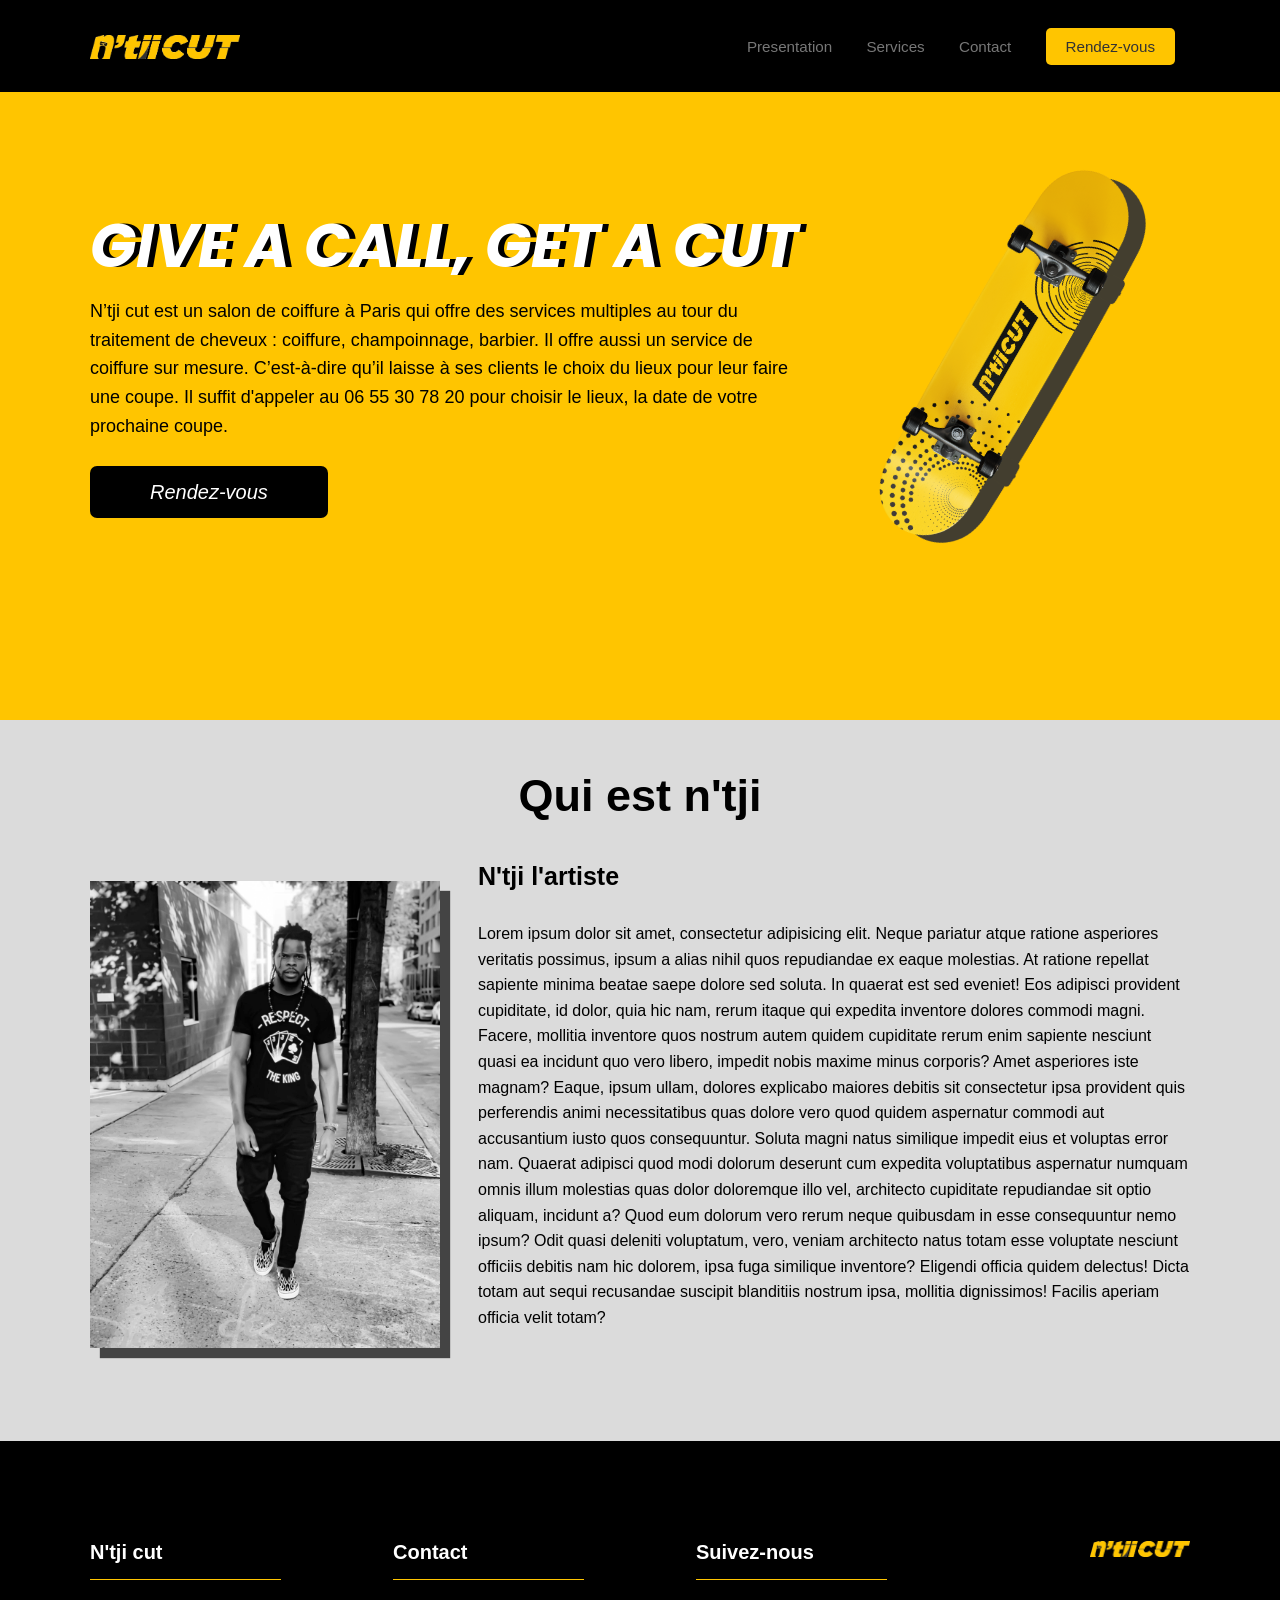
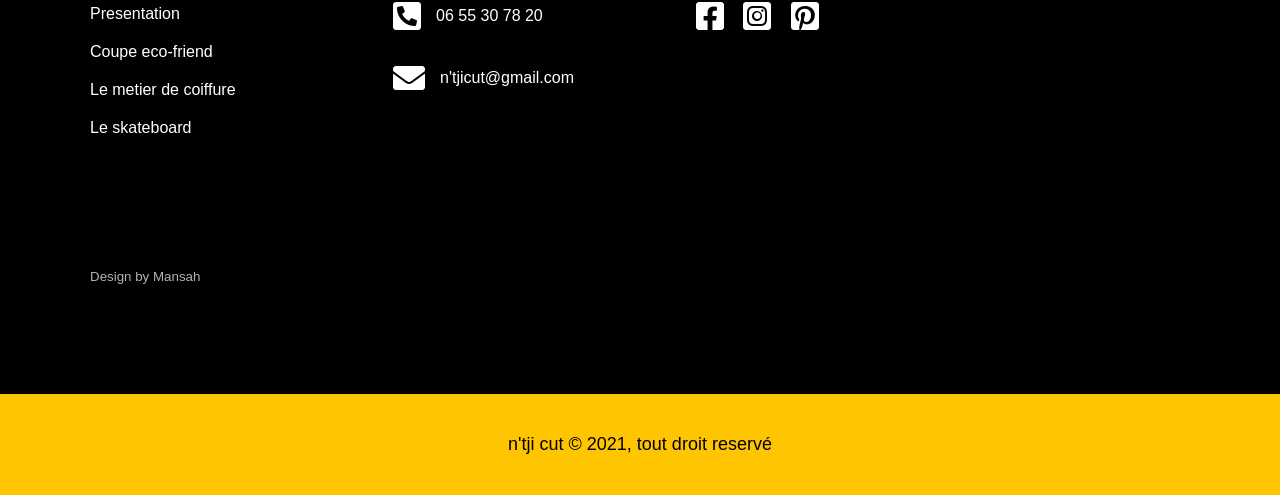
<file: info.html>
<!DOCTYPE html>
<html lang="en">
<head>
    <meta charset="UTF-8">
    <meta http-equiv="X-UA-Compatible" content="IE=edge">
    <meta name="viewport" content="width=device-width, initial-scale=1.0">
    <link rel="stylesheet" href="https://use.fontawesome.com/releases/v5.15.4/css/all.css" integrity="sha384-DyZ88mC6Up2uqS4h/KRgHuoeGwBcD4Ng9SiP4dIRy0EXTlnuz47vAwmeGwVChigm" crossorigin="anonymous">
    <link rel="stylesheet" href="/css/stylesheet.css">
    <link rel="stylesheet" media="screen and (max-width: 768px)" href="/css/tablette.css">
    <link rel="stylesheet" media="screen and (max-width: 500px)" href="/css/mobile.css">
    <title>n'tjicut | Infos</title>
</head>
<body>
    <header>
        <div class="header">
            <div class="navbar container">
                <div class="mob-menu-icon">
                    <i class="fas fa-bars fa-1x"></i><span class="cacher"><i
                            class="far fa-window-close fa-1x"></i></span>
                    <a href="mailto:contact@mansahdesign.fr"><i class="fas fa-envelope fa-1x"></i></a>
                </div>
                <div class="large-menu">
                    <a href="index.html"><img src="/images/logo_bg-dark.png" class="logo" alt="n'tjicut"></a>
                    <ul>
                        <li><a href="index.html">Presentation</a></li>
                        <li><a href="services.html">Services</a></li>
                        <li><a href="contact.html">Contact</a></li>
                        <li><a href="rdv.html">Rendez-vous</a></li>
                    </ul>
                </div>
            </div>
        </div>
        <div class="mobile-menu hiden">
            <li><a href="index.html">Presentation</a></li>
            <li><a href="services.html">Services</a></li>
            <li><a href="contact.html">Contact</a></li>
            <li><a href="rdv.html">Rendez-vous</a></li>
        </div>
    </header>
    <!-- Showcase -->
    <section>
        <div class="showcase">
            <div class="content container">
                <div class="content-1">
                    <h1>Give a call, get a cut</h1>
                    <p>N’tji cut est un salon de coiffure à Paris qui offre des services multiples au tour du traitement de cheveux : coiffure, champoinnage, barbier. Il offre aussi un service de coiffure sur mesure. C’est-à-dire qu’il laisse à ses clients le choix du lieux pour leur faire une coupe. Il suffit d'appeler au 06 55 30 78 20 pour choisir le lieux, la date de votre prochaine coupe.</p>
                    <a href="contact.html">Rendez-vous</a>
                </div>
                <div class="content-2">
                    <img src="/images/n'tji-skate.png" alt="hero">
                </div>
            </div>
        </div>
    </section>
    <!-- Préseantation -->
    <section>
        <div class="presentation">
            <div class="container">
                <div class="heading">
                    <h2 id="n'tji">Qui est n'tji</h2>
                </div>
                <div class="grid-content">
                    <div class="content-1">
                        <img src="/images/NTJI_Cut_photo.jpg" alt="n'tji l'artiste">
                    </div>
                    <div class="content-2">
                        <h3>N'tji l'artiste</h3>
                        <p>Lorem ipsum dolor sit amet, consectetur adipisicing elit. Neque pariatur atque ratione asperiores veritatis possimus, ipsum a alias nihil quos repudiandae ex eaque molestias. At ratione repellat sapiente minima beatae saepe dolore sed soluta. In quaerat est sed eveniet! Eos adipisci provident cupiditate, id dolor, quia hic nam, rerum itaque qui expedita inventore dolores commodi magni. Facere, mollitia inventore quos nostrum autem quidem cupiditate rerum enim sapiente nesciunt quasi ea incidunt quo vero libero, impedit nobis maxime minus corporis? Amet asperiores iste magnam? Eaque, ipsum ullam, dolores explicabo maiores debitis sit consectetur ipsa provident quis perferendis animi necessitatibus quas dolore vero quod quidem aspernatur commodi aut accusantium iusto quos consequuntur. Soluta magni natus similique impedit eius et voluptas error nam. Quaerat adipisci quod modi dolorum deserunt cum expedita voluptatibus aspernatur numquam omnis illum molestias quas dolor doloremque illo vel, architecto cupiditate repudiandae sit optio aliquam, incidunt a? Quod eum dolorum vero rerum neque quibusdam in esse consequuntur nemo ipsum? Odit quasi deleniti voluptatum, vero, veniam architecto natus totam esse voluptate nesciunt officiis debitis nam hic dolorem, ipsa fuga similique inventore? Eligendi officia quidem delectus! Dicta totam aut sequi recusandae suscipit blanditiis nostrum ipsa, mollitia dignissimos! Facilis aperiam officia velit totam?</p>
                        
                    </div>
                </div>
            </div>
        </div>
    </section>
    <!-- footer -->
    <footer class="footer">
        <div class="container">
            <div class="grid-container-5">
                <div class="ntji-cut">
                    <h3>N'tji cut</h3>
                    <div class="p">      
                        <p><a href="#">Presentation</a></p>
                        <p><a href="https://moncoiffeursengage.com/" target="_blank">Coupe eco-friend</a></p>
                        <p><a href="https://fr.wikipedia.org/wiki/Coiffure" target="_blank">Le metier de coiffure</a></p>
                        <p><a href="https://www.skatepro.fr/" target="_blank">Le skateboard</a></p>
                    </div>
                </div>
                <div class="contact">
                    <h3>Contact</h3>
                    <div class="centent">
                        <p><span><i class="fas fa-phone-square-alt fa-2x"></i></span>06 55 30 78 20</p>
                        <p><span><i class="fas fa-envelope fa-2x"></i></span><a href="mailto:n'tjicut@gmail.com.com">n'tjicut@gmail.com</a></p>
                    </div>
                </div>
                <div class="suivez-nous">
                    <h3>Suivez-nous</h3>
                    <p><i class="fab fa-facebook-square fa-2x"></i></p>
                    <p><i class="fab fa-instagram-square fa-2x"></i></p>
                    <p><i class="fab fa-pinterest-square fa-2x"></i>
                    </p>
                </div>
                <div class="logo">
                    <a href="#"><img src="/images/logo_bg-dark.png" alt=""></a>
                </div>
                <small>
                    <p><a href="https://mansahdesign.fr/">Design by Mansah</a></p>
                </small>
            </div>
        </div>
        <p class="copyright">n'tji cut &copy; 2021, tout droit reservé</p>
    </footer>
    <script src="/js/script.js"></script>
</body>
</html>
</file>
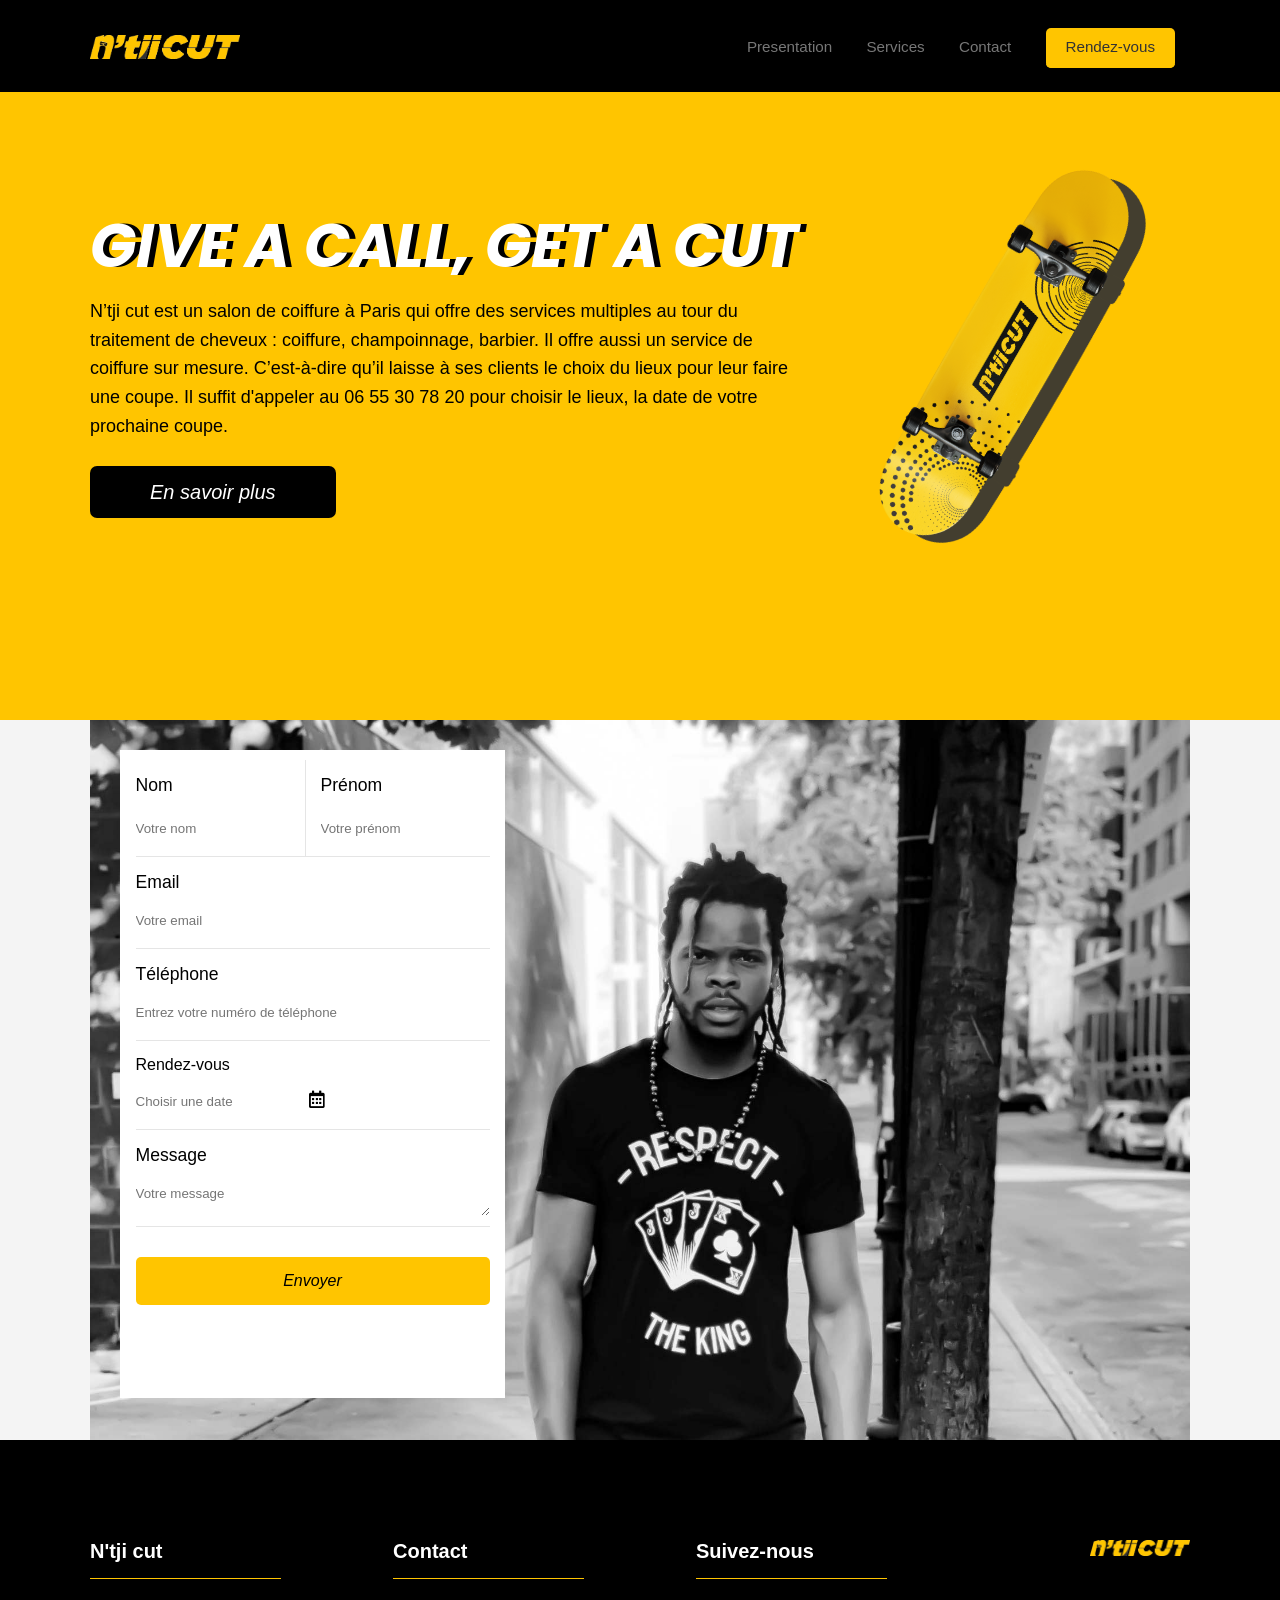
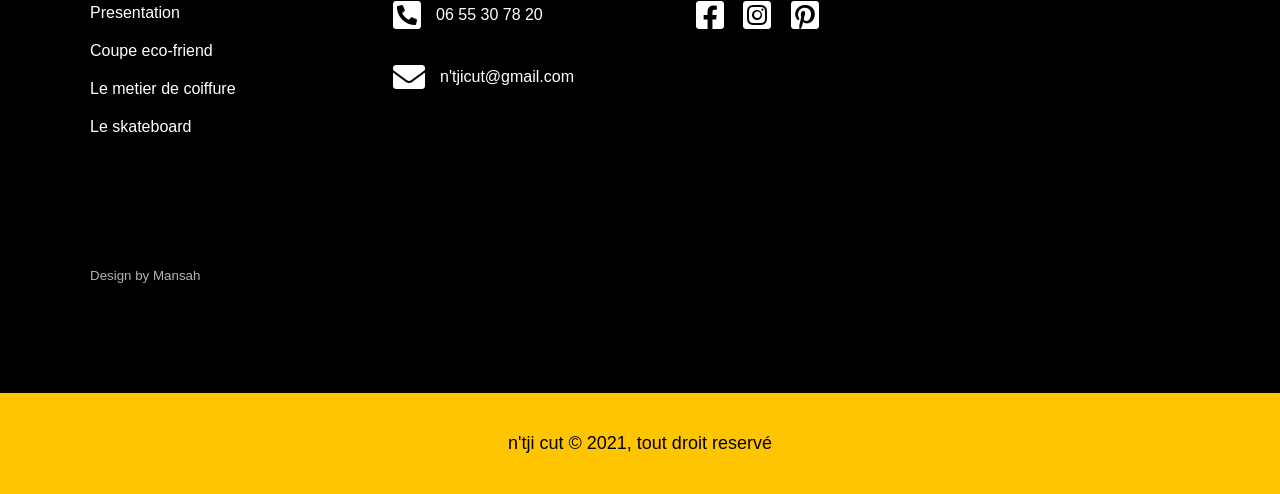
<file: rdv.html>
<!DOCTYPE html>
<html lang="en">

<head>
    <meta charset="UTF-8">
    <meta http-equiv="X-UA-Compatible" content="IE=edge">
    <meta name="viewport" content="width=device-width, initial-scale=1.0">
    <link rel="shortcut icon" type="image/x-icon" href="/favicon.ico">
    <link rel="stylesheet" href="https://use.fontawesome.com/releases/v5.15.4/css/all.css"
        integrity="sha384-DyZ88mC6Up2uqS4h/KRgHuoeGwBcD4Ng9SiP4dIRy0EXTlnuz47vAwmeGwVChigm" crossorigin="anonymous">
    <link rel="stylesheet" href="/css/stylesheet.css">
    <link rel="stylesheet" media="screen and (max-width: 768px)" href="/css/tablette.css">
    <link rel="stylesheet" media="screen and (max-width: 500px)" href="/css/mobile.css">
    <link rel="stylesheet" href="https://use.fontawesome.com/releases/v5.15.4/css/all.css"
        integrity="sha384-DyZ88mC6Up2uqS4h/KRgHuoeGwBcD4Ng9SiP4dIRy0EXTlnuz47vAwmeGwVChigm" crossorigin="anonymous">
    <title>n'tjicut | Bienvenue</title>
</head>

<body>
    <header>
        <div class="header">
            <div class="navbar container">
                <div class="mob-menu-icon">
                    <i class="fas fa-bars fa-1x"></i><span class="cacher"><i
                            class="far fa-window-close fa-1x"></i></span>
                    <a href="mailto:contact@mansahdesign.fr"><i class="fas fa-envelope fa-1x"></i></a>
                </div>
                <div class="large-menu">
                    <a href="index.html"><img src="/images/logo_bg-dark.png" class="logo" alt="n'tjicut"></a>
                    <ul>
                        <li><a href="index.html">Presentation</a></li>
                        <li><a href="services.html">Services</a></li>
                        <li><a href="contact.html">Contact</a></li>
                        <li><a href="rdv.html" class="current">Rendez-vous</a></li>
                    </ul>
                </div>
            </div>
        </div>
        <div class="mobile-menu hiden">
            <li><a href="index.html">Presentation</a></li>
            <li><a href="services.html">Services</a></li>
            <li><a href="contact.html">Contact</a></li>
            <li><a href="rdv.html">Rendez-vous</a></li>
        </div>
    </header>
    <!-- Showcase -->
    <section>
        <div class="showcase">
            <div class="content container">
                <div class="content-1">
                    <h1>Give a call, get a cut</h1>
                    <p>N’tji cut est un salon de coiffure à Paris qui offre des services multiples au tour du traitement de cheveux : coiffure, champoinnage, barbier. Il offre aussi un service de coiffure sur mesure. C’est-à-dire qu’il laisse à ses clients le choix du lieux pour leur faire une coupe. Il suffit d'appeler au 06 55 30 78 20 pour choisir le lieux, la date de votre prochaine coupe.</p>
                    <a href="info.html">En savoir plus</a>
                </div>
                <div class="content-2">
                    <img src="/images/n'tji-skate.png" alt="hero">
                </div>
            </div>
        </div>
    </section>
    <!-- formulaire de rendez-vous -->
    <section class="container form-rdv">
        <div class="card-rv">
            <div class="form-3">
                <div class="nom">
                    <label for="name">Nom</label>
                    <input type="text" id="name" name="name" placeholder="Votre nom" required>
                </div>
                <div class="prenom">
                    <label for="name">Prénom</label>
                    <input type="text" id="firstname" name="firstname" placeholder="Votre prénom" required>
                </div>
                <div class="mail">
                    <label for="email">Email</label>
                    <input type="email" id="email" name="email" placeholder="Votre email" required>
                </div>
                <div class="tel">
                    <label for="phone">Téléphone</label>
                    <input type="tel" id="phone" name="phone" pattern="[0-9]{3}-[0-9]{3}-[0-9]{4}"
                        placeholder="Entrez votre numéro de téléphone" required>
                </div>
                <div class="calender">
                    <p>Rendez-vous</p>
                    <input type="text" id="rv" placeholder="Choisir une date" class="">
                    <label class="mt-2" for="rv"><i class="far fa-calendar-alt"></i></label>
                </div>
                <div class="msg">
                    <label for="message">Message</label>
                    <textarea name="message" id="message" placeholder="Votre message" required></textarea>
                </div>
                <div class="envoyer">
                    <button class="btn">Envoyer</button>
                </div>
            </div>
        </div>

    </section>

    <!-- footer -->
    <footer class="footer">
        <div class="container">
            <div class="grid-container-5">
                <div class="ntji-cut">
                    <h3>N'tji cut</h3>
                    <div class="p">
                        <p><a href="#">Presentation</a></p>
                        <p><a href="https://moncoiffeursengage.com/" target="_blank">Coupe eco-friend</a></p>
                        <p><a href="https://fr.wikipedia.org/wiki/Coiffure" target="_blank">Le metier de coiffure</a>
                        </p>
                        <p><a href="https://www.skatepro.fr/" target="_blank">Le skateboard</a></p>
                    </div>
                </div>
                <div class="contact">
                    <h3>Contact</h3>
                    <div class="ctct-content">
                        <p><span><i class="fas fa-phone-square-alt fa-2x"></i></span>06 55 30 78 20</p>
                        <p><span><i class="fas fa-envelope fa-2x"></i></span><a
                                href="mailto:n'tjicut@gmail.com.com">n'tjicut@gmail.com</a></p>
                    </div>
                </div>
                <div class="suivez-nous">
                    <h3>Suivez-nous</h3>
                    <p><i class="fab fa-facebook-square fa-2x"></i></p>
                    <p><i class="fab fa-instagram-square fa-2x"></i></p>
                    <p><i class="fab fa-pinterest-square fa-2x"></i>
                    </p>
                </div>
                <div class="logo">
                    <a href="#"><img src="/images/logo_bg-dark.png" alt=""></a>
                </div>
                <small>
                    <p><a href="https://mansahdesign.fr/" target="_blank">Design by Mansah</a></p>
                </small>
            </div>
        </div>
        <p class="copyright">n'tji cut &copy; 2021, tout droit reservé</p>
    </footer>
    <script src="/js/script.js"></script>
</body>

</html>
</file>
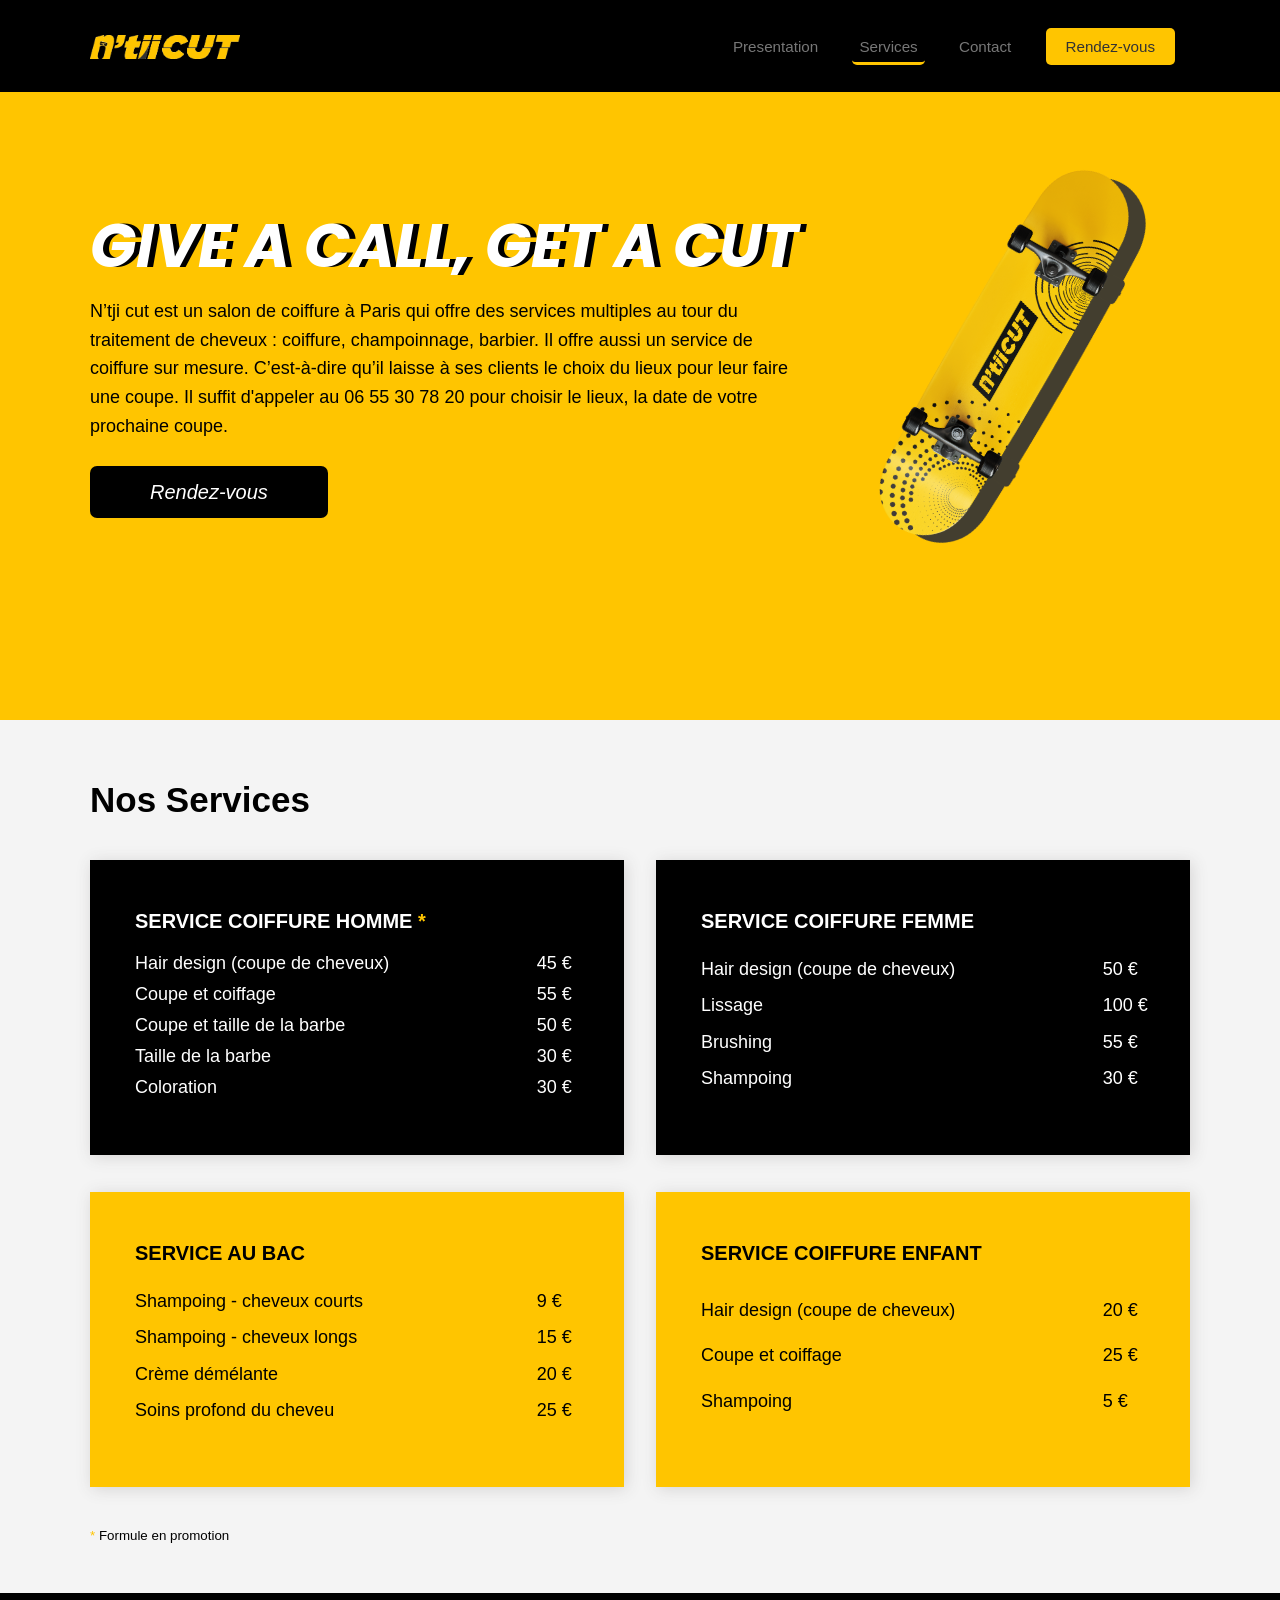
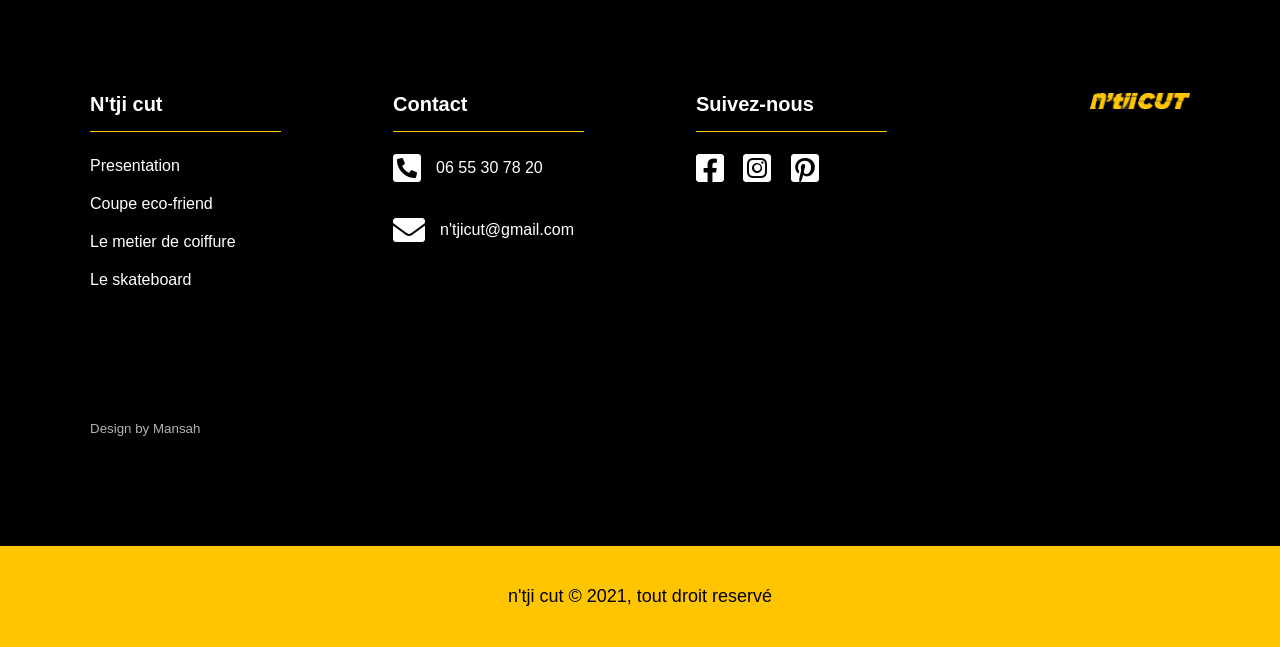
<file: services.html>
<!DOCTYPE html>
<html lang="en">

<head>
    <meta charset="UTF-8">
    <meta http-equiv="X-UA-Compatible" content="IE=edge">
    <meta name="viewport" content="width=device-width, initial-scale=1.0">
    <link rel="stylesheet" href="https://use.fontawesome.com/releases/v5.15.4/css/all.css"
        integrity="sha384-DyZ88mC6Up2uqS4h/KRgHuoeGwBcD4Ng9SiP4dIRy0EXTlnuz47vAwmeGwVChigm" crossorigin="anonymous">
    <link rel="stylesheet" href="/css/stylesheet.css">
    <link rel="stylesheet" media="screen and (max-width: 768px)" href="/css/tablette.css">
    <link rel="stylesheet" media="screen and (max-width: 500px)" href="/css/mobile.css">
    <title>n'tjicut | Nos services</title>
</head>

<body>
    <header>
        <div class="header">
            <div class="navbar container">
                <div class="mob-menu-icon">
                    <i class="fas fa-bars fa-1x"></i><span class="cacher"><i
                            class="far fa-window-close fa-1x"></i></span>
                    <a href="mailto:contact@mansahdesign.fr"><i class="fas fa-envelope fa-1x"></i></a>
                </div>
                <div class="large-menu">
                    <a href="index.html"><img src="/images/logo_bg-dark.png" class="logo" alt="n'tjicut"></a>
                    <ul>
                        <li><a href="index.html">Presentation</a></li>
                        <li><a href="services.html" class="current">Services</a></li>
                        <li><a href="contact.html">Contact</a></li>
                        <li><a href="rdv.html">Rendez-vous</a></li>
                    </ul>
                </div>
            </div>
        </div>
        <div class="mobile-menu hiden">
            <li><a href="index.html">Presentation</a></li>
            <li><a href="services.html">Services</a></li>
            <li><a href="contact.html">Contact</a></li>
            <li><a href="rdv.html">Rendez-vous</a></li>
        </div>
    </header>
    <!-- Showcase -->
    <section>
        <div class="showcase">
            <div class="content container">
                <div class="content-1">
                    <h1>Give a call, get a cut</h1>
                    <p>N’tji cut est un salon de coiffure à Paris qui offre des services multiples au tour du
                        traitement de cheveux : coiffure, champoinnage, barbier. Il offre aussi un service de coiffure
                        sur mesure. C’est-à-dire qu’il laisse à ses clients le choix du lieux pour leur faire une
                        coupe. Il suffit d'appeler au 06 55 30 78 20 pour choisir le lieux, la date de votre prochaine coupe.</p>
                    <a href="rdv.html">Rendez-vous</a>
                </div>
                <div class="content-2">
                    <img src="/images/n'tji-skate.png" alt="hero">
                </div>
            </div>
        </div>
    </section>
    <!-- Les services -->
    <section>
        <div class="services">
            <div class="container card-grid">
                <div class="title">
                    <h2>Nos Services</h2>
                </div>
                <div class="card_1">
                    <div class="card-container">
                        <div class="card-1-grid card1">
                            <h3>SERVICE COIFFURE HOMME </h3>
                            <p class="titre">Hair design (coupe de cheveux)</p>
                            <p class="prix">45 &euro;</p>
                            <p class="titre">Coupe et coiffage</p>
                            <p class="prix">55 &euro;</p>
                            <p class="titre">Coupe et taille de la barbe</p>
                            <p class="prix">50 &euro;</p>
                            <p class="titre">Taille de la barbe</p>
                            <p class="prix">30 &euro;</p>
                            <p class="titre">Coloration</p>
                            <p class="prix">30 &euro;</p>
                        </div>
                        <div class="card1-back">
                            <p><span><i class="fas fa-quote-left fa-2x"></i></span> Il est consiellé d'arriver 15 mn avant l'heure du rendez-vous pour un meilleur soin. <span><i class="fas fa-quote-right fa-2x"></i></span></p>
                        </div>
                    </div>
                    <div class="card-container">
                        <div class="card-1-grid card2">
                            <h3>SERVICE COIFFURE FEMME </h3>
                            <p class="titre">Hair design (coupe de cheveux)</p>
                            <p class="prix">50 &euro;</p>
                            <p class="titre">Lissage</p>
                            <p class="prix cent">100 &euro;</p>
                            <p class="titre">Brushing</p>
                            <p class="prix">55 &euro;</p>
                            <p class="titre">Shampoing</p>
                            <p class="prix">30 &euro;</p>
                            <!-- <p class="titre">Shampoing</p>
                            <p class="prix">5 &euro;</p> -->
                        </div>
                        <div class="card2-back">
                            <p><span><i class="fas fa-quote-left fa-2x"></i></span> Une équipe de professionnels compétents vous attendent pour une expérience unique dans un espace apaisant. <span><i class="fas fa-quote-right fa-2x"></i></span></p>
                        </div>
                    </div>
                    <div class="card-container2">
                        <div class="card-1-grid card3">
                            <h3>SERVICE AU BAC</h3>
                            <p class="titre">Shampoing - cheveux courts </p>
                            <p class="prix">9 &euro;</p>
                            <p class="titre">Shampoing - cheveux longs</p>
                            <p class="prix">15 &euro;</p>
                            <p class="titre">Crème démélante</p>
                            <p class="prix">20 &euro;</p>
                            <p class="titre">Soins profond du cheveu</p>
                            <p class="prix">25 &euro;</p>
                            <!-- <p class="titre">Shampoing</p>
                            <p class="prix">5 &euro;</p> -->
                        </div>
                        <div class="card3-back">
                            <p><span><i class="fas fa-quote-left fa-2x"></i></span> Vous pouvez gagner des séances SPA veillez demander votre élligbilité à la caisse. <span><i class="fas fa-quote-right fa-2x"></i></span></p>
                        </div>
                    </div>
                    <div class="card-container2">
                    <div class="card-1-grid card4">
                        <h3>SERVICE COIFFURE ENFANT</h3>
                        <p class="titre">Hair design (coupe de cheveux)</p>
                        <p class="prix">20 &euro;</p>
                        <p class="titre">Coupe et coiffage</p>
                        <p class="prix">25 &euro;</p>
                        <p class="titre">Shampoing</p>
                        <p class="prix">5 &euro;</p>
                    </div>
                        <div class="card4-back">
                            <p><span><i class="fas fa-quote-left fa-2x"></i></span> Les enfants agés de -10 ans doivent être accompagné par un adulte pour les tenir.  <span><i class="fas fa-quote-right fa-2x"></i></span></p>
                        </div>
                    </div>
                    
                   
                </div>
                <div class="promo">
                    <small>
                        <p>Formule en promotion</p>
                    </small>
                </div>


            </div>
        </div>
    </section>
    <!-- footer -->
    <footer class="footer">
        <div class="container">
            <div class="grid-container-5">
                <div class="ntji-cut">
                    <h3>N'tji cut</h3>
                    <div class="p">
                        <p><a href="#">Presentation</a></p>
                        <p><a href="https://moncoiffeursengage.com/" target="_blank">Coupe eco-friend</a></p>
                        <p><a href="https://fr.wikipedia.org/wiki/Coiffure" target="_blank">Le metier de coiffure</a>
                        </p>
                        <p><a href="https://www.skatepro.fr/" target="_blank">Le skateboard</a></p>
                    </div>
                </div>
                <div class="contact">
                    <h3>Contact</h3>
                    <div class="centent">
                        <p><span><i class="fas fa-phone-square-alt fa-2x"></i></span>06 55 30 78 20</p>
                        <p><span><i class="fas fa-envelope fa-2x"></i></span><a
                                href="mailto:n'tjicut@gmail.com.com">n'tjicut@gmail.com</a></p>
                    </div>
                </div>
                <div class="suivez-nous">
                    <h3>Suivez-nous</h3>
                    <p><i class="fab fa-facebook-square fa-2x"></i></p>
                    <p><i class="fab fa-instagram-square fa-2x"></i></p>
                    <p><i class="fab fa-pinterest-square fa-2x"></i>
                    </p>
                </div>
                <div class="logo">
                    <a href="#"><img src="/images/logo_bg-dark.png" alt=""></a>
                </div>
                <small>
                    <p><a href="https://mansahdesign.fr/">Design by Mansah</a></p>
                </small>
            </div>
        </div>
        <p class="copyright">n'tji cut &copy; 2021, tout droit reservé</p>
    </footer>
    <script src="/js/script.js"></script>
</body>

</html>
</file>
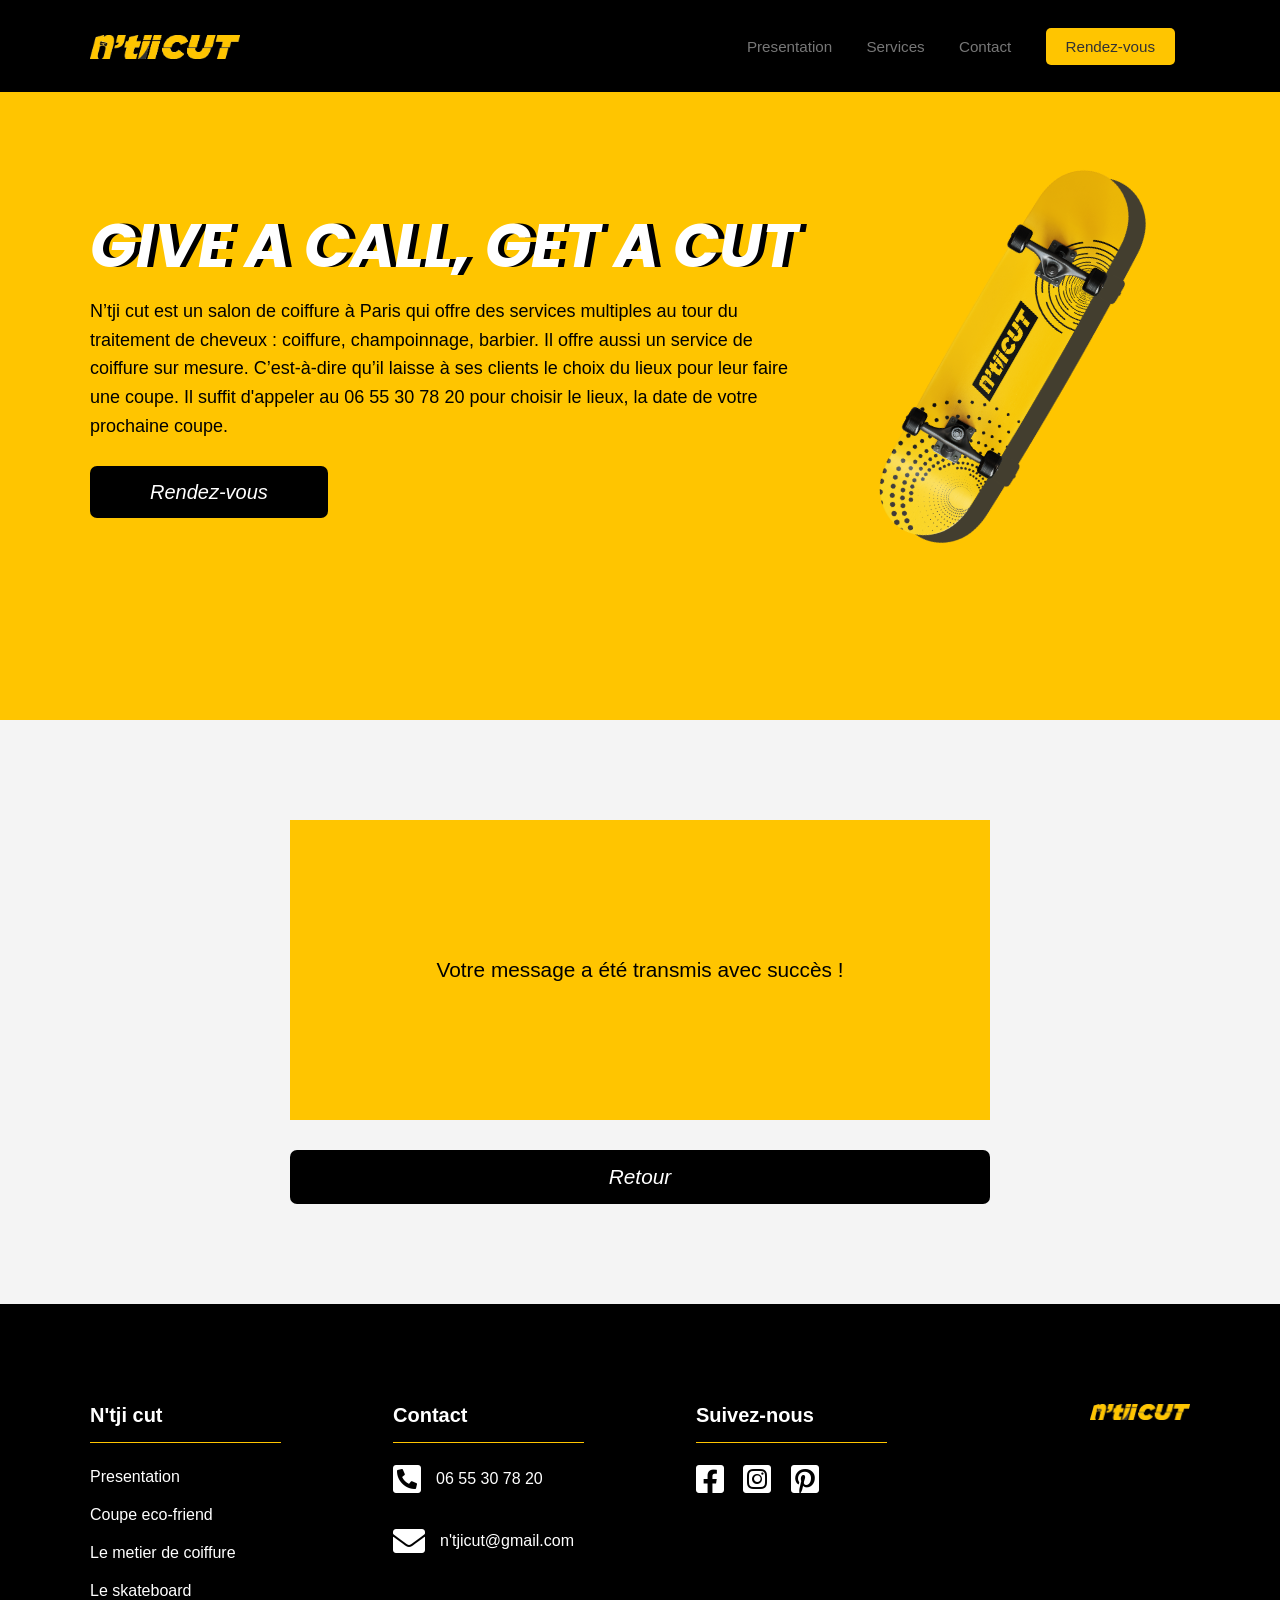
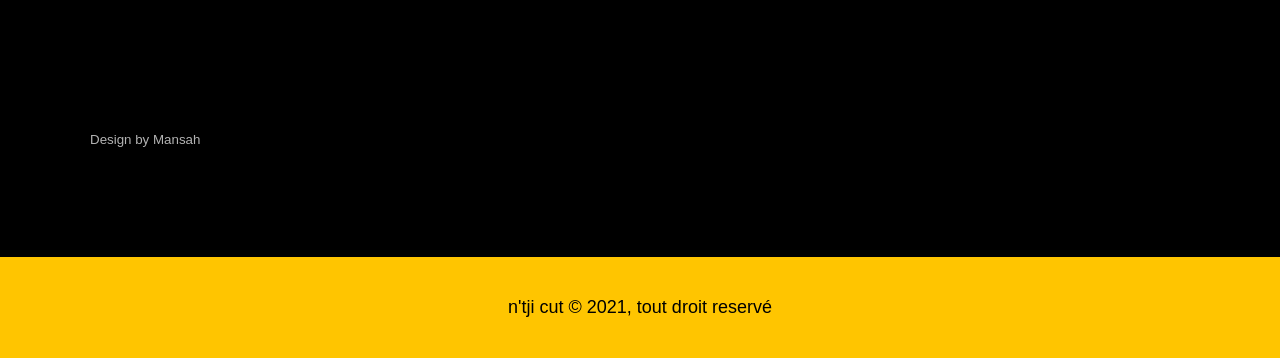
<file: success.html>
<!DOCTYPE html>
<html lang="en">

<head>
    <meta charset="UTF-8">
    <meta http-equiv="X-UA-Compatible" content="IE=edge">
    <meta name="viewport" content="width=device-width, initial-scale=1.0">
    <link rel="shortcut icon" type="image/x-icon" href="/favicon.ico">
    <link rel="stylesheet" href="https://use.fontawesome.com/releases/v5.15.4/css/all.css"
        integrity="sha384-DyZ88mC6Up2uqS4h/KRgHuoeGwBcD4Ng9SiP4dIRy0EXTlnuz47vAwmeGwVChigm" crossorigin="anonymous">
    <link rel="stylesheet" href="/css/stylesheet.css">
    <link rel="stylesheet" media="screen and (max-width: 768px)" href="/css/tablette.css">
    <link rel="stylesheet" media="screen and (max-width: 500px)" href="/css/mobile.css">
    <title>n'tjicut | Bienvenue</title>
</head>

<body>
    <header>
        <div class="header">
            <div class="navbar container">
                <div class="mob-menu-icon">
                    <i class="fas fa-bars fa-1x"></i><span class="cacher"><i
                            class="far fa-window-close fa-1x"></i></span>
                    <a href="mailto:contact@mansahdesign.fr"><i class="fas fa-envelope fa-1x"></i></a>
                </div>
                <div class="large-menu">
                    <a href="index.html"><img src="/images/logo_bg-dark.png" class="logo" alt="n'tjicut"></a>
                    <ul>
                        <li><a href="index.html">Presentation</a></li>
                        <li><a href="services.html">Services</a></li>
                        <li><a href="contact.html">Contact</a></li>
                        <li><a href="rdv.html">Rendez-vous</a></li>
                    </ul>
                </div>
            </div>
        </div>
        <div class="mobile-menu hiden">
            <li><a href="index.html">Presentation</a></li>
            <li><a href="services.html">Services</a></li>
            <li><a href="contact.html">Contact</a></li>
            <li><a href="rdv.html">Rendez-vous</a></li>
        </div>
    </header>
    <!-- Showcase -->
    <section>
        <div class="showcase">
            <div class="content container">
                <div class="content-1">
                    <h1>Give a call, get a cut</h1>
                    <p>N’tji cut est un salon de coiffure à Paris qui offre des services multiples au tour du traitement de cheveux : coiffure, champoinnage, barbier. Il offre aussi un service de coiffure sur mesure. C’est-à-dire qu’il laisse à ses clients le choix du lieux pour leur faire une coupe. Il suffit d'appeler au 06 55 30 78 20 pour choisir le lieux, la date de votre prochaine coupe.</p>
                    <a href="rdv.html">Rendez-vous</a>
                </div>
                <div class="content-2">
                    <img src="/images/n'tji-skate.png" alt="hero">
                </div>
            </div>
        </div>
    </section>
  <div class="container success-grid">
    <div class="success">
      <p>Votre message a été transmis avec succès !</p>
    </div>
    <div class="btn">
      <a href="index.html">Retour</a>
    </div>
  </div>
    <!-- footer -->
    <footer class="footer">
        <div class="container">
            <div class="grid-container-5">
                <div class="ntji-cut">
                    <h3>N'tji cut</h3>
                    <div class="p">
                        <p><a href="#">Presentation</a></p>
                        <p><a href="https://moncoiffeursengage.com/" target="_blank">Coupe eco-friend</a></p>
                        <p><a href="https://fr.wikipedia.org/wiki/Coiffure" target="_blank">Le metier de coiffure</a>
                        </p>
                        <p><a href="https://www.skatepro.fr/" target="_blank">Le skateboard</a></p>
                    </div>
                </div>
                <div class="contact">
                    <h3>Contact</h3>
                    <div class="ctct-content">
                        <p><span><i class="fas fa-phone-square-alt fa-2x"></i></span>06 55 30 78 20</p>
                        <p><span><i class="fas fa-envelope fa-2x"></i></span><a
                                href="mailto:n'tjicut@gmail.com.com">n'tjicut@gmail.com</a></p>
                    </div>
                </div>
                <div class="suivez-nous">
                    <h3>Suivez-nous</h3>
                    <p><i class="fab fa-facebook-square fa-2x"></i></p>
                    <p><i class="fab fa-instagram-square fa-2x"></i></p>
                    <p><i class="fab fa-pinterest-square fa-2x"></i>
                    </p>
                </div>
                <div class="logo">
                    <a href="#"><img src="/images/logo_bg-dark.png" alt=""></a>
                </div>
                <small>
                    <p><a href="https://mansahdesign.fr/" target="_blank">Design by Mansah</a></p>
                </small>
            </div>
        </div>
        <p class="copyright">n'tji cut &copy; 2021, tout droit reservé</p>
    </footer>
    <script src="/js/script.js"></script>
</body>

</html>
</file>
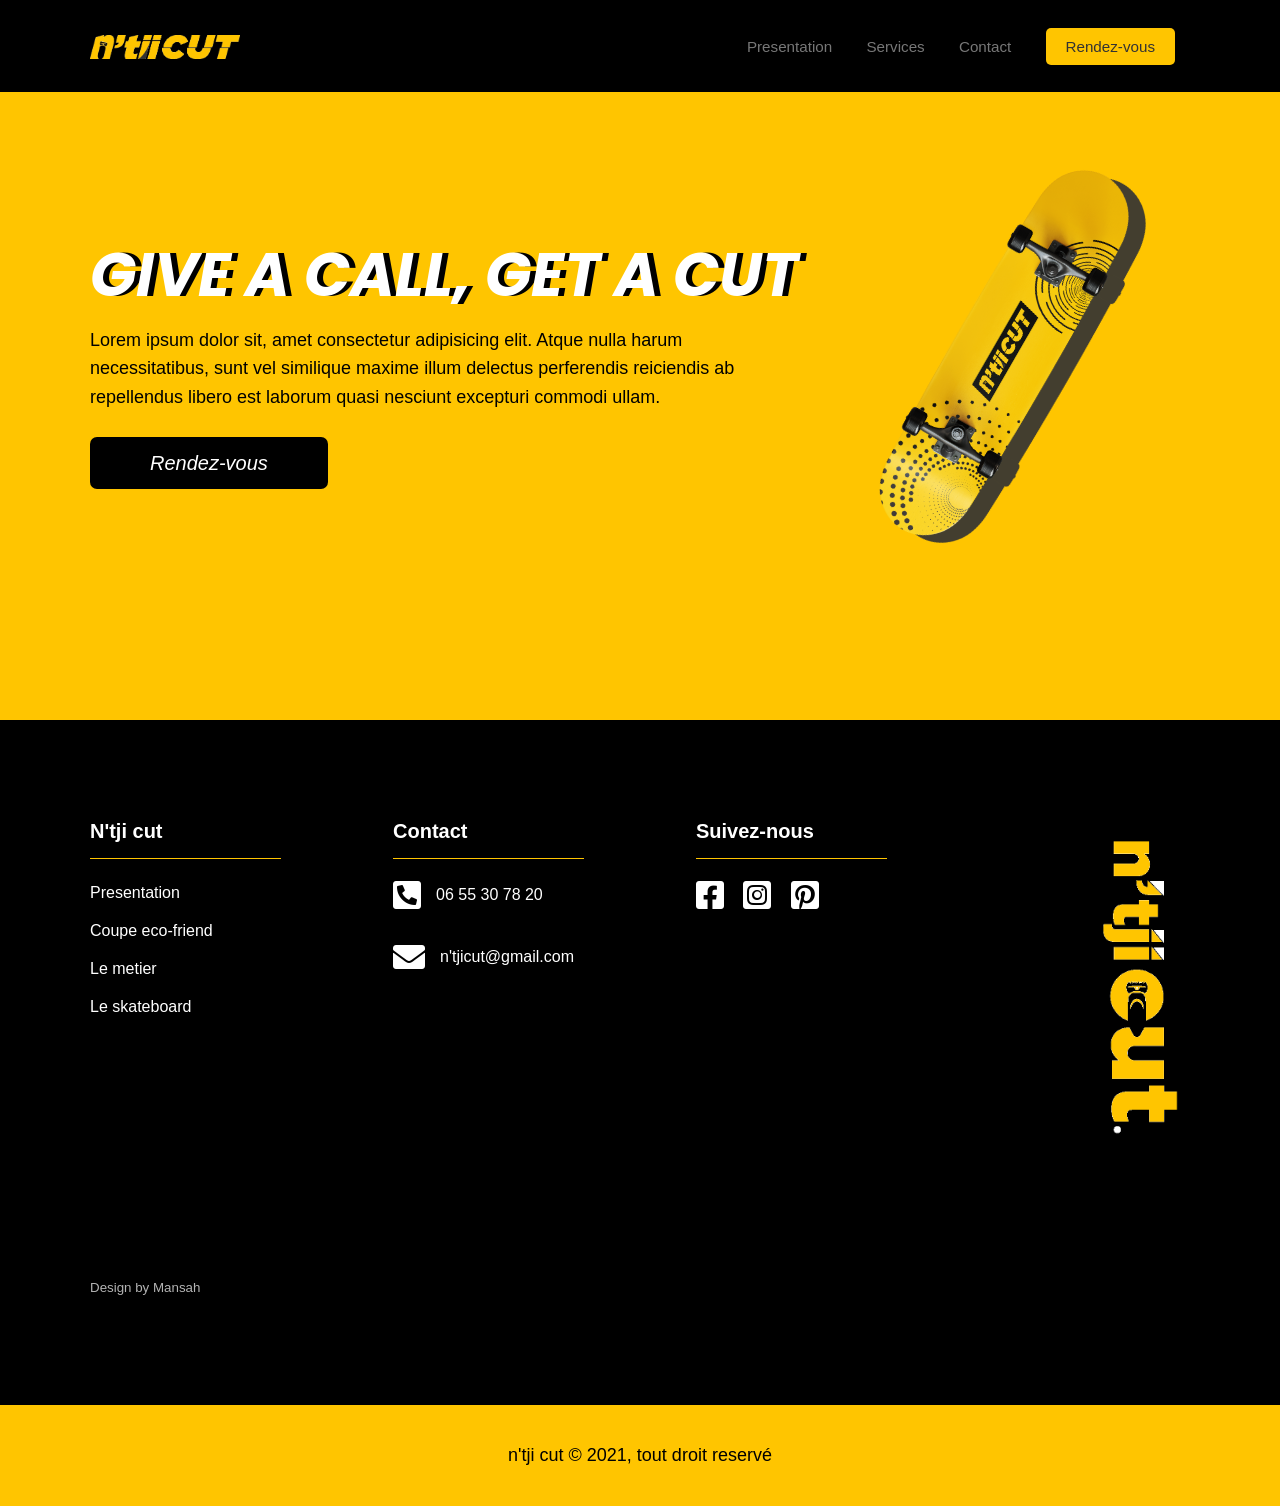
<file: n'tji_cut/about.html>
<!DOCTYPE html>
<html lang="en">
<head>
    <meta charset="UTF-8">
    <meta http-equiv="X-UA-Compatible" content="IE=edge">
    <meta name="viewport" content="width=device-width, initial-scale=1.0">
    <link rel="stylesheet" href="https://use.fontawesome.com/releases/v5.15.4/css/all.css" integrity="sha384-DyZ88mC6Up2uqS4h/KRgHuoeGwBcD4Ng9SiP4dIRy0EXTlnuz47vAwmeGwVChigm" crossorigin="anonymous">
    <link rel="stylesheet" href="css/stylesheet.css">
    <link rel="stylesheet" media="screen and (max-width: 768px)" href="css/tablette.css">
    <link rel="stylesheet" media="screen and (max-width: 500px)" href="css/mobile.css">
    <title>n'tjicut | À propos de moi</title>
</head>
<body>
    <header>
        <div class="header">
            <div class="navbar container">
                <div class="mob-menu-icon">
                    <i class="fas fa-bars fa-1x"></i><span class="cacher"><i
                            class="far fa-window-close fa-1x"></i></span>
                    <a href="mailto:contact@mansahdesign.fr"><i class="fas fa-envelope fa-1x"></i></a>
                </div>
                <div class="large-menu">
                    <a href="index.html"><img src="/images/logo_bg-dark.png" class="logo" alt="n'tjicut"></a>
                    <ul>
                        <li><a href="index.html">Presentation</a></li>
                        <li><a href="services.html">Services</a></li>
                        <li><a href="contact.html">Contact</a></li>
                        <li><a href="rdv.html">Rendez-vous</a></li>
                    </ul>
                </div>
            </div>
        </div>
        <div class="mobile-menu hiden">
            <li><a href="index.html">Presentation</a></li>
            <li><a href="services.html">Services</a></li>
            <li><a href="contact.html">Contact</a></li>
            <li><a href="rdv.html">Rendez-vous</a></li>
        </div>
    </header>
    <!-- Showcase -->
    <section>
        <div class="showcase">
            <div class="content container">
                <div class="content-1">
                    <h1>Give a call, get a cut</h1>
                    <p>Lorem ipsum dolor sit, amet consectetur adipisicing elit. Atque nulla harum necessitatibus, sunt vel similique maxime illum delectus perferendis reiciendis ab repellendus libero est laborum quasi nesciunt excepturi commodi ullam.</p>
                    <a href="rdv.html">Rendez-vous</a>
                </div>
                <div class="content-2">
                    <img src="/images/n'tji-skate.png" alt="hero">
                </div>
            </div>
        </div>
    </section>
    <!-- footer -->
    <footer class="footer">
        <div class="container">
            <div class="grid-container-5">
                <div class="ntji-cut">
                    <h3>N'tji cut</h3>
                    <div class="p">      
                        <p>Presentation</p>
                        <p>Coupe eco-friend</p>
                        <p>Le metier</p>
                        <p>Le skateboard</p>
                    </div>
                </div>
                
                <div class="contact">
                    <h3>Contact</h3>
                    <div class="centent">
                        <p><span><i class="fas fa-phone-square-alt fa-2x"></i></span>06 55 30 78 20</p>
                        <p><span><i class="fas fa-envelope fa-2x"></i></span>n'tjicut@gmail.com</p>
                    </div>
                </div>
                <div class="suivez-nous">
                    <h3>Suivez-nous</h3>
                    <p><i class="fab fa-facebook-square fa-2x"></i></p>
                    <p><i class="fab fa-instagram-square fa-2x"></i></p>
                    <p><i class="fab fa-pinterest-square fa-2x"></i>
                    </p>
                </div>
                <div class="logo">
                    <img src="/images/logo_n'tji_verti.png" alt="">
                </div>
                <small>
                    <p><a href="https://mansahdesign.fr/">Design by Mansah</a></p>
                </small>
            </div>
        </div>
        <p class="copyright">n'tji cut &copy; 2021, tout droit reservé</p>
    </footer>   
    <script src="/js/script.js"></script> 
</body>
</html>
</file>
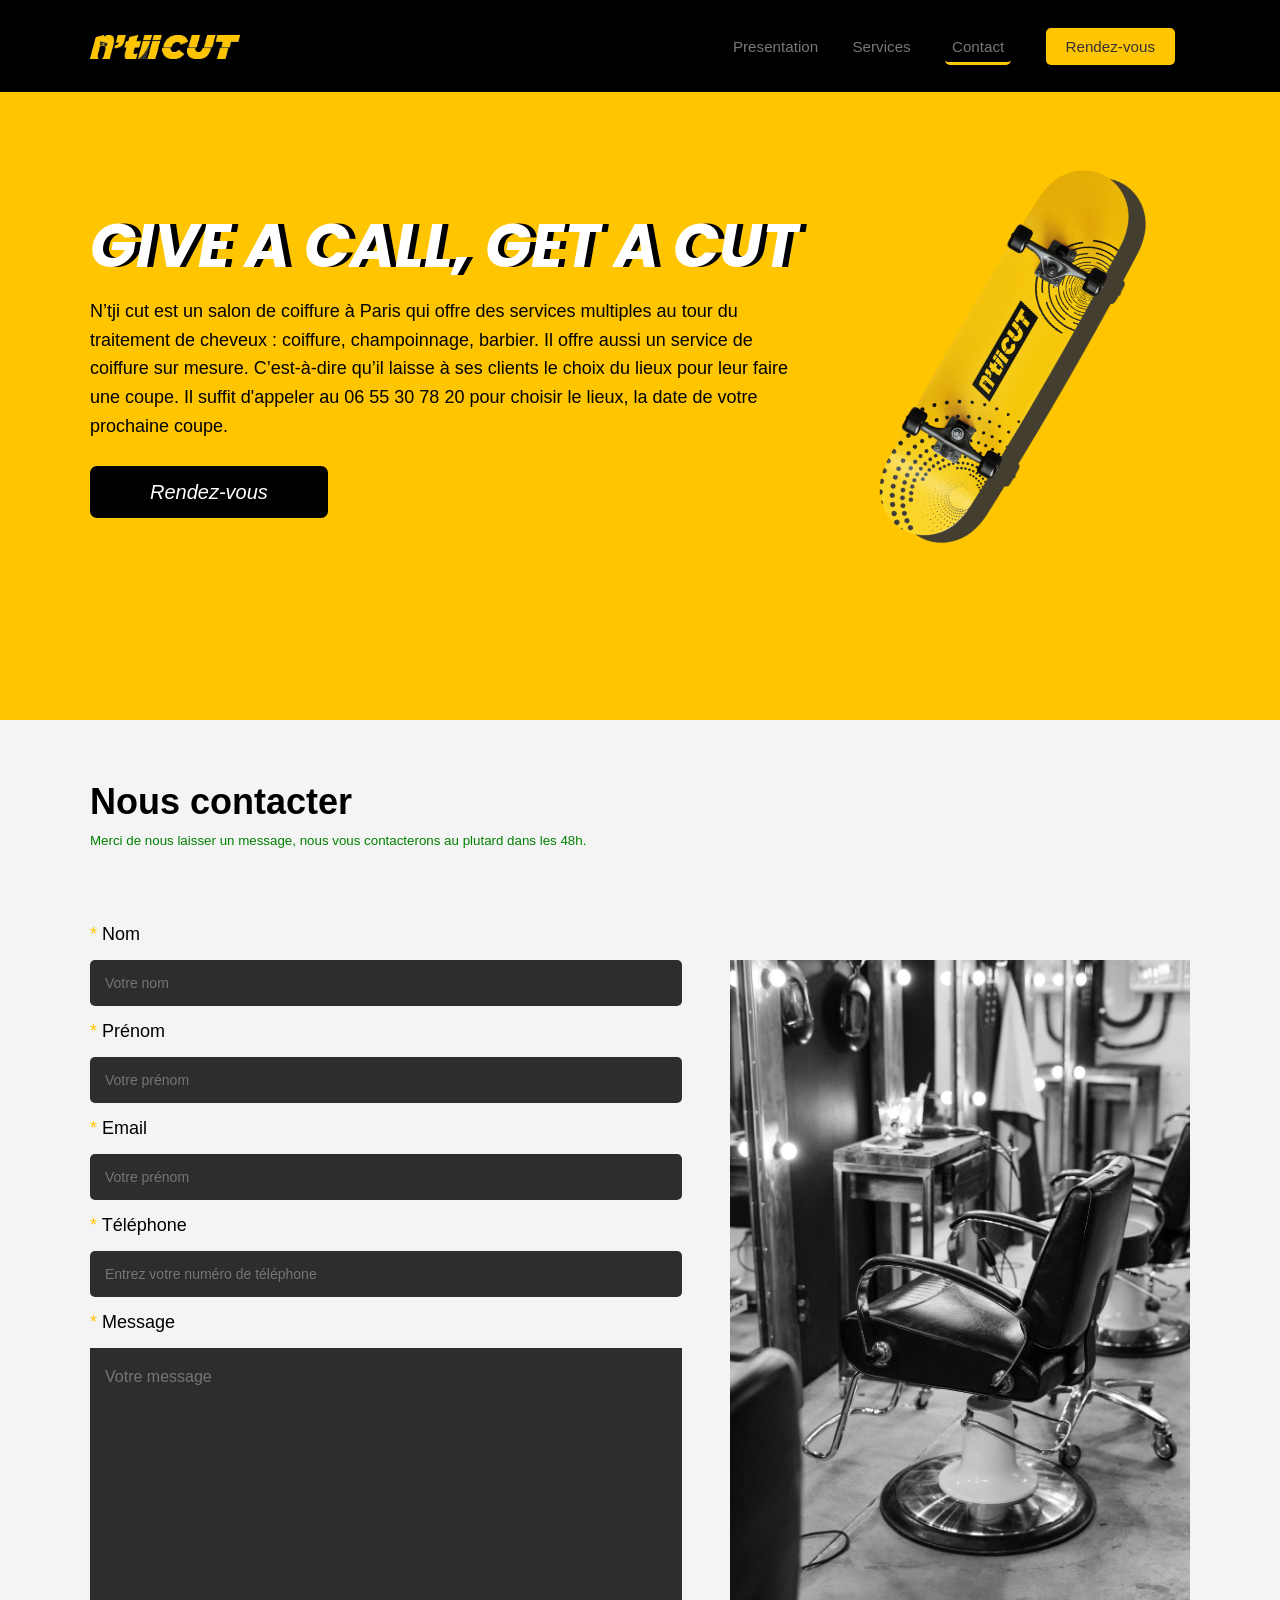
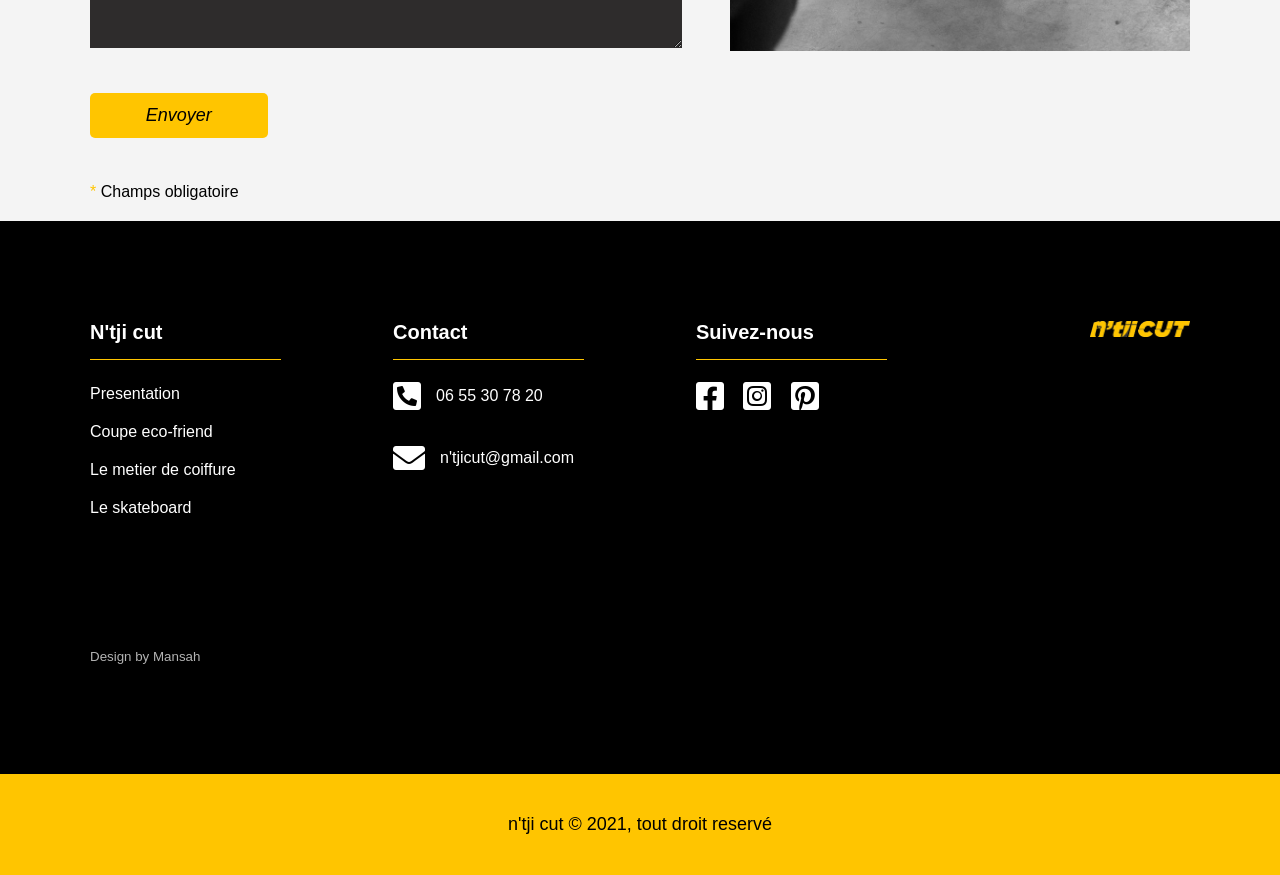
<file: n'tji_cut/contact.html>
<!DOCTYPE html>
<html lang="en">

<head>
    <meta charset="UTF-8">
    <meta http-equiv="X-UA-Compatible" content="IE=edge">
    <meta name="viewport" content="width=device-width, initial-scale=1.0">
    <link rel="stylesheet" href="https://use.fontawesome.com/releases/v5.15.4/css/all.css"
        integrity="sha384-DyZ88mC6Up2uqS4h/KRgHuoeGwBcD4Ng9SiP4dIRy0EXTlnuz47vAwmeGwVChigm" crossorigin="anonymous">
    <link rel="stylesheet" href="css/stylesheet.css">
    <link rel="stylesheet" media="screen and (max-width: 768px)" href="css/tablette.css">
    <link rel="stylesheet" media="screen and (max-width: 500px)" href="css/mobile.css">
    <title>n'tjicut | Contact</title>
</head>

<body>
    <header>
        <div class="header">
            <div class="navbar container">
                <div class="mob-menu-icon">
                    <i class="fas fa-bars fa-1x"></i><span class="cacher"><i
                            class="far fa-window-close fa-1x"></i></span>
                    <a href="mailto:contact@mansahdesign.fr"><i class="fas fa-envelope fa-1x"></i></a>
                </div>
                <div class="large-menu">
                    <a href="index.html"><img src="/images/logo_bg-dark.png" class="logo" alt="n'tjicut"></a>
                    <ul>
                        <li><a href="index.html">Presentation</a></li>
                        <li><a href="services.html">Services</a></li>
                        <li><a href="contact.html" class="current">Contact</a></li>
                        <li><a href="rdv.html">Rendez-vous</a></li>
                    </ul>
                </div>
            </div>
        </div>
        <div class="mobile-menu hiden">
            <li><a href="index.html">Presentation</a></li>
            <li><a href="services.html">Services</a></li>
            <li><a href="contact.html">Contact</a></li>
            <li><a href="rdv.html">Rendez-vous</a></li>
        </div>
    </header>
    <!-- Showcase -->
    <section>
        <div class="showcase">
            <div class="content container">
                <div class="content-1">
                    <h1>Give a call, get a cut</h1>
                    <p>N’tji cut est un salon de coiffure à Paris qui offre des services multiples au tour du traitement de cheveux : coiffure, champoinnage, barbier. Il offre aussi un service de coiffure sur mesure. C’est-à-dire qu’il laisse à ses clients le choix du lieux pour leur faire une coupe. Il suffit d'appeler au 06 55 30 78 20 pour choisir le lieux, la date de votre prochaine coupe.</p>
                    <a href="rdv.html">Rendez-vous</a>
                </div>
                <div class="content-2">
                    <img src="/images/n'tji-skate.png" alt="hero">
                </div>
            </div>
        </div>
    </section>
    <!-- formulaire contact -->
    <section>
        <div class="container contact-2">
            <div class="contact-heading">
                <h2>Nous contacter</h2>
                <small>
                    <p>Merci de nous laisser un message, nous vous contacterons au plutard dans les 48h.</p>
                </small>
            </div>
            <div class="grid-content-1">
                <div class="form-2">
                    <form action="process.php" method="POST">
                        <label for="name">Nom</label>
                        <input type="text" id="name" name="name" placeholder="Votre nom" required>
                        <label for="name">Prénom</label>
                        <input type="text" id="firstname" name="firstname" placeholder="Votre prénom" required>
                        <label for="email">Email</label>
                        <input type="email" id="email" name="email" placeholder="Votre prénom" required>
                        <label for="phone">Téléphone</label>
                        <input type="tel" id="phone" name="phone" 
                            placeholder="Entrez votre numéro de téléphone" required>
                        <label for="message">Message</label>
                        <textarea name="message" id="message" placeholder="Votre message" required></textarea>
                        <button class="btn">Envoyer</button>
                    </form>
                </div>
                <div class="contact-img">
                    <img src="/images/n'tji-cut_chair.jpg" alt="n'tji cut">
                </div>
            </div>
            <div class="note">
                <p>Champs obligatoire</p>
            </div>
        </div>

    </section>
    <!-- footer -->
    <footer class="footer">
        <div class="container">
            <div class="grid-container-5">
                <div class="ntji-cut">
                    <h3>N'tji cut</h3>
                    <div class="p">
                        <p><a href="#">Presentation</a></p>
                        <p><a href="https://moncoiffeursengage.com/" target="_blank">Coupe eco-friend</a></p>
                        <p><a href="https://fr.wikipedia.org/wiki/Coiffure" target="_blank">Le metier de coiffure</a>
                        </p>
                        <p><a href="https://www.skatepro.fr/" target="_blank">Le skateboard</a></p>
                    </div>
                </div>
                <div class="contact">
                    <h3>Contact</h3>
                    <div class="centent">
                        <p><span><i class="fas fa-phone-square-alt fa-2x"></i></span>06 55 30 78 20</p>
                        <p><span><i class="fas fa-envelope fa-2x"></i></span><a
                                href="mailto:n'tjicut@gmail.com.com">n'tjicut@gmail.com</a></p>
                    </div>
                </div>
                <div class="suivez-nous">
                    <h3>Suivez-nous</h3>
                    <p><i class="fab fa-facebook-square fa-2x"></i></p>
                    <p><i class="fab fa-instagram-square fa-2x"></i></p>
                    <p><i class="fab fa-pinterest-square fa-2x"></i>
                    </p>
                </div>
                <div class="logo">
                    <a href="#"><img src="/images/logo_bg-dark.png" alt=""></a>
                </div>
                <small>
                    <p><a href="https://mansahdesign.fr/">Design by Mansah</a></p>
                </small>
            </div>
        </div>
        <p class="copyright">n'tji cut &copy; 2021, tout droit reservé</p>
    </footer>
    <script src="/js/script.js"></script>
</body>

</html>
</file>
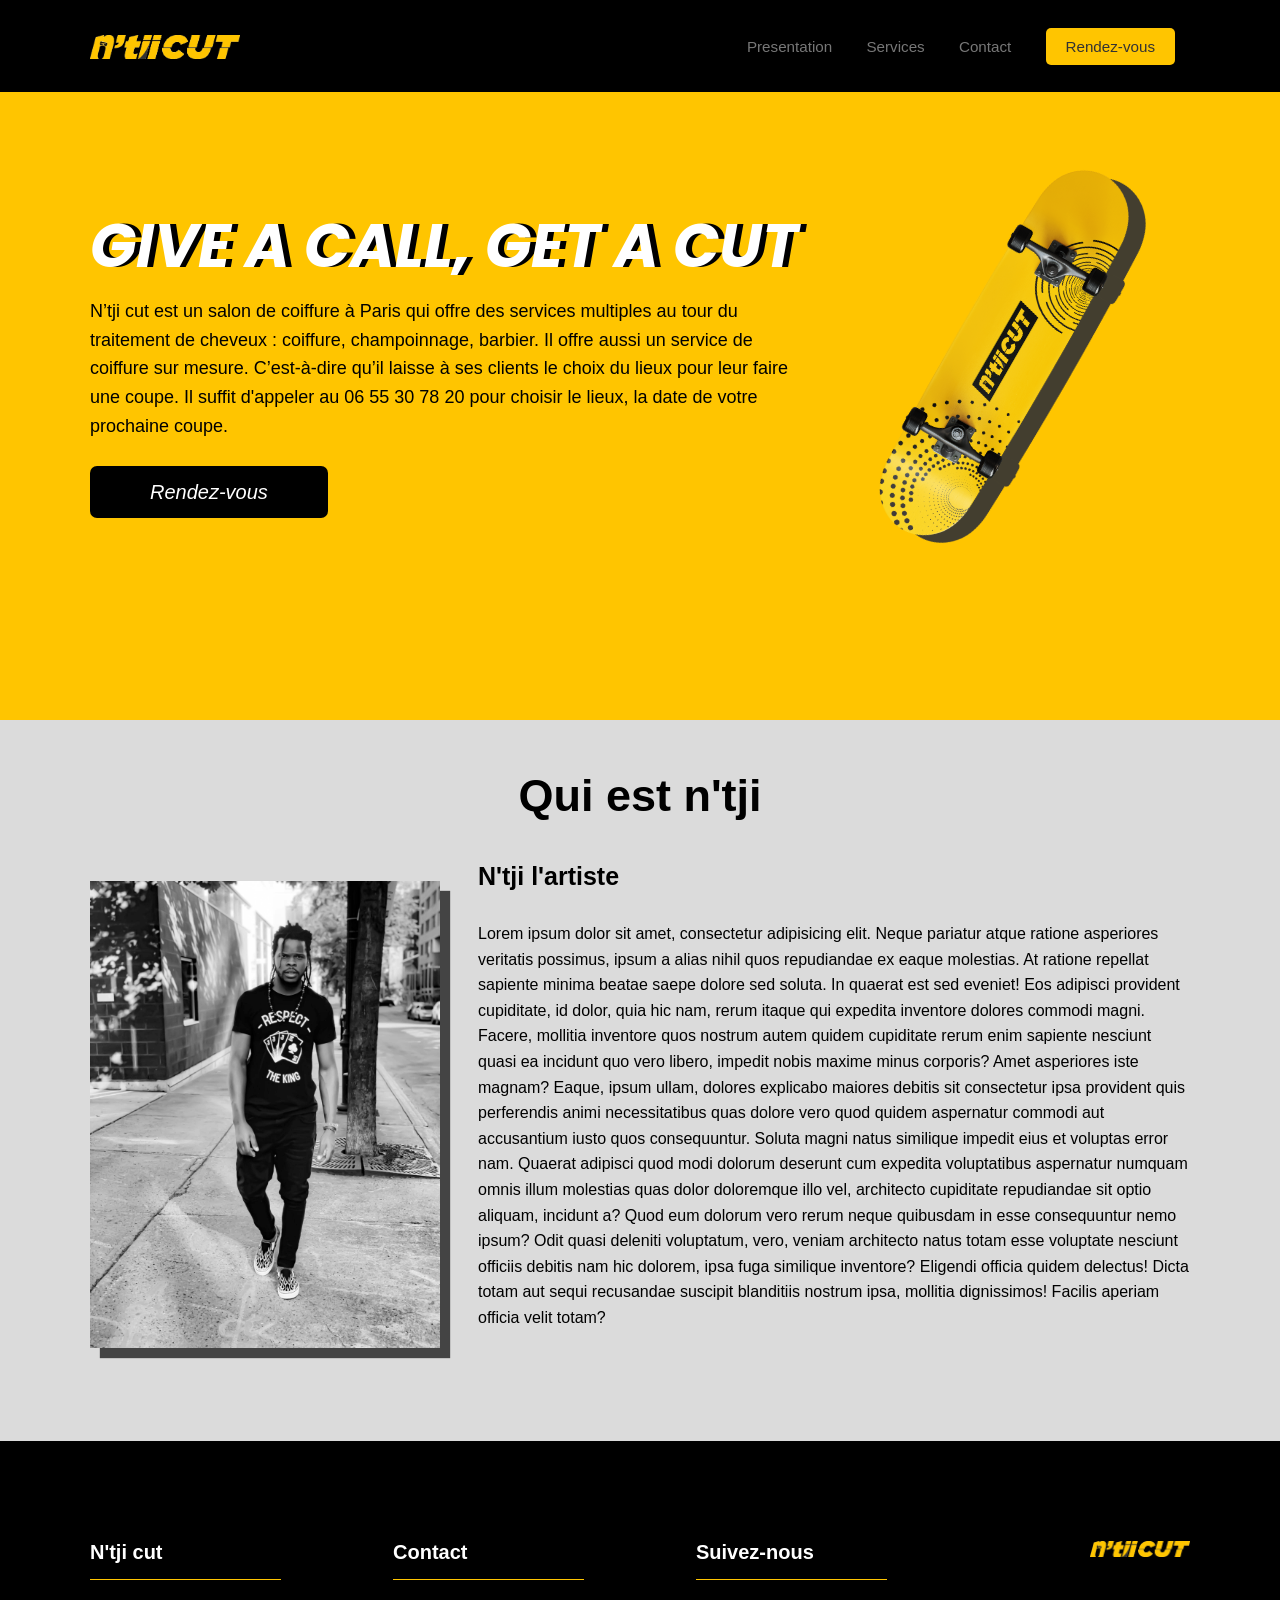
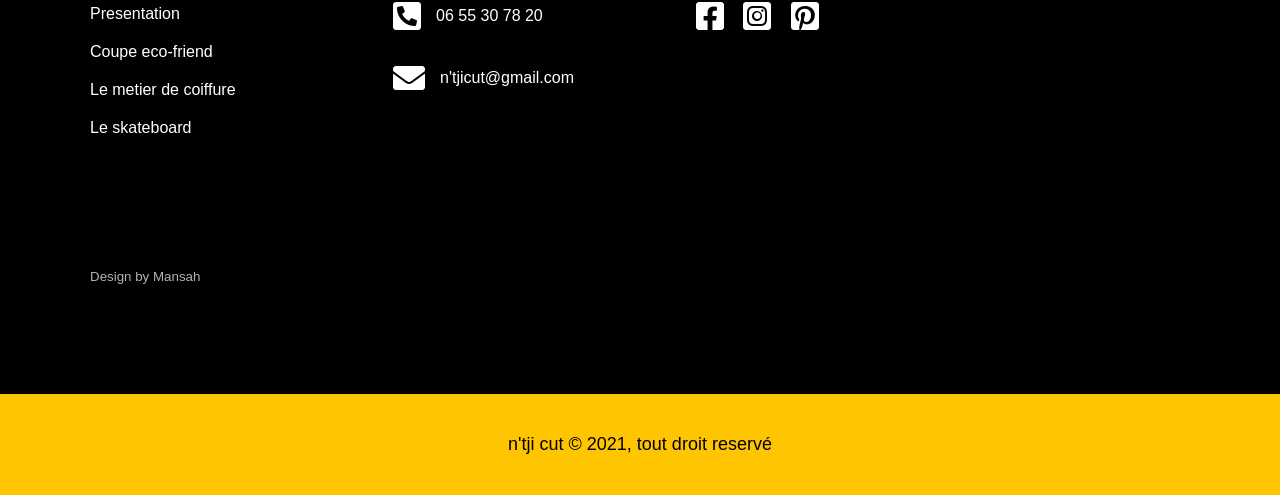
<file: n'tji_cut/info.html>
<!DOCTYPE html>
<html lang="en">
<head>
    <meta charset="UTF-8">
    <meta http-equiv="X-UA-Compatible" content="IE=edge">
    <meta name="viewport" content="width=device-width, initial-scale=1.0">
    <link rel="stylesheet" href="https://use.fontawesome.com/releases/v5.15.4/css/all.css" integrity="sha384-DyZ88mC6Up2uqS4h/KRgHuoeGwBcD4Ng9SiP4dIRy0EXTlnuz47vAwmeGwVChigm" crossorigin="anonymous">
    <link rel="stylesheet" href="css/stylesheet.css">
    <link rel="stylesheet" media="screen and (max-width: 768px)" href="css/tablette.css">
    <link rel="stylesheet" media="screen and (max-width: 500px)" href="css/mobile.css">
    <title>n'tjicut | Infos</title>
</head>
<body>
    <header>
        <div class="header">
            <div class="navbar container">
                <div class="mob-menu-icon">
                    <i class="fas fa-bars fa-1x"></i><span class="cacher"><i
                            class="far fa-window-close fa-1x"></i></span>
                    <a href="mailto:contact@mansahdesign.fr"><i class="fas fa-envelope fa-1x"></i></a>
                </div>
                <div class="large-menu">
                    <a href="index.html"><img src="/images/logo_bg-dark.png" class="logo" alt="n'tjicut"></a>
                    <ul>
                        <li><a href="index.html">Presentation</a></li>
                        <li><a href="services.html">Services</a></li>
                        <li><a href="contact.html">Contact</a></li>
                        <li><a href="rdv.html">Rendez-vous</a></li>
                    </ul>
                </div>
            </div>
        </div>
        <div class="mobile-menu hiden">
            <li><a href="index.html">Presentation</a></li>
            <li><a href="services.html">Services</a></li>
            <li><a href="contact.html">Contact</a></li>
            <li><a href="rdv.html">Rendez-vous</a></li>
        </div>
    </header>
    <!-- Showcase -->
    <section>
        <div class="showcase">
            <div class="content container">
                <div class="content-1">
                    <h1>Give a call, get a cut</h1>
                    <p>N’tji cut est un salon de coiffure à Paris qui offre des services multiples au tour du traitement de cheveux : coiffure, champoinnage, barbier. Il offre aussi un service de coiffure sur mesure. C’est-à-dire qu’il laisse à ses clients le choix du lieux pour leur faire une coupe. Il suffit d'appeler au 06 55 30 78 20 pour choisir le lieux, la date de votre prochaine coupe.</p>
                    <a href="contact.html">Rendez-vous</a>
                </div>
                <div class="content-2">
                    <img src="/images/n'tji-skate.png" alt="hero">
                </div>
            </div>
        </div>
    </section>
    <!-- Préseantation -->
    <section>
        <div class="presentation">
            <div class="container">
                <div class="heading">
                    <h2 id="n'tji">Qui est n'tji</h2>
                </div>
                <div class="grid-content">
                    <div class="content-1">
                        <img src="/images/NTJI_Cut_photo.jpg" alt="n'tji l'artiste">
                    </div>
                    <div class="content-2">
                        <h3>N'tji l'artiste</h3>
                        <p>Lorem ipsum dolor sit amet, consectetur adipisicing elit. Neque pariatur atque ratione asperiores veritatis possimus, ipsum a alias nihil quos repudiandae ex eaque molestias. At ratione repellat sapiente minima beatae saepe dolore sed soluta. In quaerat est sed eveniet! Eos adipisci provident cupiditate, id dolor, quia hic nam, rerum itaque qui expedita inventore dolores commodi magni. Facere, mollitia inventore quos nostrum autem quidem cupiditate rerum enim sapiente nesciunt quasi ea incidunt quo vero libero, impedit nobis maxime minus corporis? Amet asperiores iste magnam? Eaque, ipsum ullam, dolores explicabo maiores debitis sit consectetur ipsa provident quis perferendis animi necessitatibus quas dolore vero quod quidem aspernatur commodi aut accusantium iusto quos consequuntur. Soluta magni natus similique impedit eius et voluptas error nam. Quaerat adipisci quod modi dolorum deserunt cum expedita voluptatibus aspernatur numquam omnis illum molestias quas dolor doloremque illo vel, architecto cupiditate repudiandae sit optio aliquam, incidunt a? Quod eum dolorum vero rerum neque quibusdam in esse consequuntur nemo ipsum? Odit quasi deleniti voluptatum, vero, veniam architecto natus totam esse voluptate nesciunt officiis debitis nam hic dolorem, ipsa fuga similique inventore? Eligendi officia quidem delectus! Dicta totam aut sequi recusandae suscipit blanditiis nostrum ipsa, mollitia dignissimos! Facilis aperiam officia velit totam?</p>
                        
                    </div>
                </div>
            </div>
        </div>
    </section>
    <!-- footer -->
    <footer class="footer">
        <div class="container">
            <div class="grid-container-5">
                <div class="ntji-cut">
                    <h3>N'tji cut</h3>
                    <div class="p">      
                        <p><a href="#">Presentation</a></p>
                        <p><a href="https://moncoiffeursengage.com/" target="_blank">Coupe eco-friend</a></p>
                        <p><a href="https://fr.wikipedia.org/wiki/Coiffure" target="_blank">Le metier de coiffure</a></p>
                        <p><a href="https://www.skatepro.fr/" target="_blank">Le skateboard</a></p>
                    </div>
                </div>
                <div class="contact">
                    <h3>Contact</h3>
                    <div class="centent">
                        <p><span><i class="fas fa-phone-square-alt fa-2x"></i></span>06 55 30 78 20</p>
                        <p><span><i class="fas fa-envelope fa-2x"></i></span><a href="mailto:n'tjicut@gmail.com.com">n'tjicut@gmail.com</a></p>
                    </div>
                </div>
                <div class="suivez-nous">
                    <h3>Suivez-nous</h3>
                    <p><i class="fab fa-facebook-square fa-2x"></i></p>
                    <p><i class="fab fa-instagram-square fa-2x"></i></p>
                    <p><i class="fab fa-pinterest-square fa-2x"></i>
                    </p>
                </div>
                <div class="logo">
                    <a href="#"><img src="/images/logo_bg-dark.png" alt=""></a>
                </div>
                <small>
                    <p><a href="https://mansahdesign.fr/">Design by Mansah</a></p>
                </small>
            </div>
        </div>
        <p class="copyright">n'tji cut &copy; 2021, tout droit reservé</p>
    </footer>
    <script src="/js/script.js"></script>
</body>
</html>
</file>
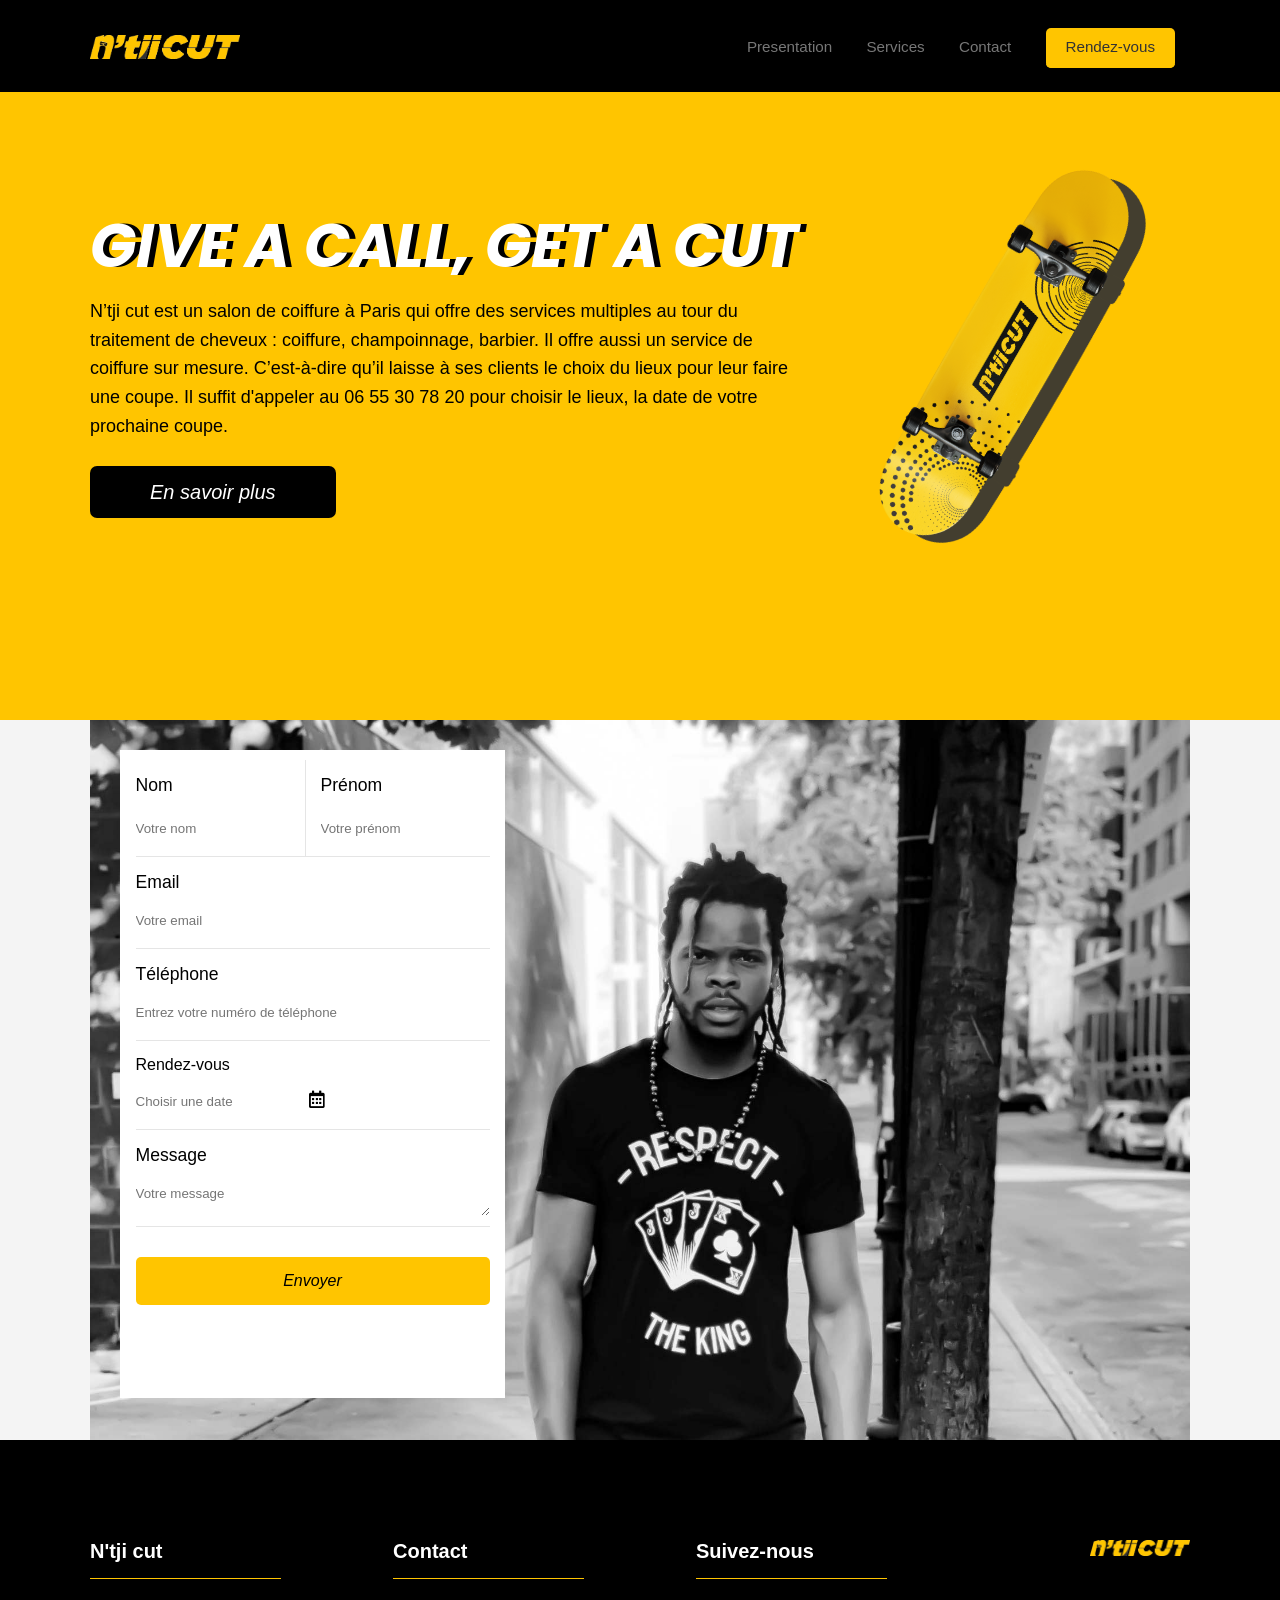
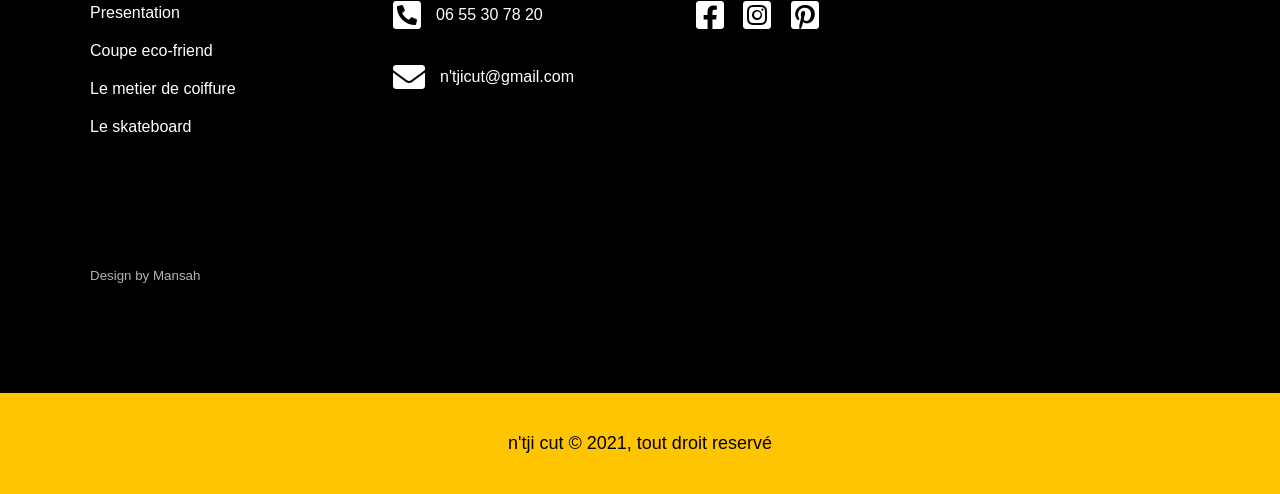
<file: n'tji_cut/rdv.html>
<!DOCTYPE html>
<html lang="en">

<head>
    <meta charset="UTF-8">
    <meta http-equiv="X-UA-Compatible" content="IE=edge">
    <meta name="viewport" content="width=device-width, initial-scale=1.0">
    <link rel="shortcut icon" type="image/x-icon" href="/favicon.ico">
    <link rel="stylesheet" href="https://use.fontawesome.com/releases/v5.15.4/css/all.css"
        integrity="sha384-DyZ88mC6Up2uqS4h/KRgHuoeGwBcD4Ng9SiP4dIRy0EXTlnuz47vAwmeGwVChigm" crossorigin="anonymous">
    <link rel="stylesheet" href="css/stylesheet.css">
    <link rel="stylesheet" media="screen and (max-width: 768px)" href="css/tablette.css">
    <link rel="stylesheet" media="screen and (max-width: 500px)" href="css/mobile.css">
    <link rel="stylesheet" href="https://use.fontawesome.com/releases/v5.15.4/css/all.css"
        integrity="sha384-DyZ88mC6Up2uqS4h/KRgHuoeGwBcD4Ng9SiP4dIRy0EXTlnuz47vAwmeGwVChigm" crossorigin="anonymous">
    <title>n'tjicut | Bienvenue</title>
</head>

<body>
    <header>
        <div class="header">
            <div class="navbar container">
                <div class="mob-menu-icon">
                    <i class="fas fa-bars fa-1x"></i><span class="cacher"><i
                            class="far fa-window-close fa-1x"></i></span>
                    <a href="mailto:contact@mansahdesign.fr"><i class="fas fa-envelope fa-1x"></i></a>
                </div>
                <div class="large-menu">
                    <a href="index.html"><img src="/images/logo_bg-dark.png" class="logo" alt="n'tjicut"></a>
                    <ul>
                        <li><a href="index.html">Presentation</a></li>
                        <li><a href="services.html">Services</a></li>
                        <li><a href="contact.html">Contact</a></li>
                        <li><a href="rdv.html" class="current">Rendez-vous</a></li>
                    </ul>
                </div>
            </div>
        </div>
        <div class="mobile-menu hiden">
            <li><a href="index.html">Presentation</a></li>
            <li><a href="services.html">Services</a></li>
            <li><a href="contact.html">Contact</a></li>
            <li><a href="rdv.html">Rendez-vous</a></li>
        </div>
    </header>
    <!-- Showcase -->
    <section>
        <div class="showcase">
            <div class="content container">
                <div class="content-1">
                    <h1>Give a call, get a cut</h1>
                    <p>N’tji cut est un salon de coiffure à Paris qui offre des services multiples au tour du traitement de cheveux : coiffure, champoinnage, barbier. Il offre aussi un service de coiffure sur mesure. C’est-à-dire qu’il laisse à ses clients le choix du lieux pour leur faire une coupe. Il suffit d'appeler au 06 55 30 78 20 pour choisir le lieux, la date de votre prochaine coupe.</p>
                    <a href="info.html">En savoir plus</a>
                </div>
                <div class="content-2">
                    <img src="/images/n'tji-skate.png" alt="hero">
                </div>
            </div>
        </div>
    </section>
    <!-- formulaire de rendez-vous -->
    <section class="container form-rdv">
        <div class="card-rv">
            <div class="form-3">
                <div class="nom">
                    <label for="name">Nom</label>
                    <input type="text" id="name" name="name" placeholder="Votre nom" required>
                </div>
                <div class="prenom">
                    <label for="name">Prénom</label>
                    <input type="text" id="firstname" name="firstname" placeholder="Votre prénom" required>
                </div>
                <div class="mail">
                    <label for="email">Email</label>
                    <input type="email" id="email" name="email" placeholder="Votre email" required>
                </div>
                <div class="tel">
                    <label for="phone">Téléphone</label>
                    <input type="tel" id="phone" name="phone" pattern="[0-9]{3}-[0-9]{3}-[0-9]{4}"
                        placeholder="Entrez votre numéro de téléphone" required>
                </div>
                <div class="calender">
                    <p>Rendez-vous</p>
                    <input type="text" id="rv" placeholder="Choisir une date" class="">
                    <label class="mt-2" for="rv"><i class="far fa-calendar-alt"></i></label>
                </div>
                <div class="msg">
                    <label for="message">Message</label>
                    <textarea name="message" id="message" placeholder="Votre message" required></textarea>
                </div>
                <div class="envoyer">
                    <button class="btn">Envoyer</button>
                </div>
            </div>
        </div>

    </section>

    <!-- footer -->
    <footer class="footer">
        <div class="container">
            <div class="grid-container-5">
                <div class="ntji-cut">
                    <h3>N'tji cut</h3>
                    <div class="p">
                        <p><a href="#">Presentation</a></p>
                        <p><a href="https://moncoiffeursengage.com/" target="_blank">Coupe eco-friend</a></p>
                        <p><a href="https://fr.wikipedia.org/wiki/Coiffure" target="_blank">Le metier de coiffure</a>
                        </p>
                        <p><a href="https://www.skatepro.fr/" target="_blank">Le skateboard</a></p>
                    </div>
                </div>
                <div class="contact">
                    <h3>Contact</h3>
                    <div class="ctct-content">
                        <p><span><i class="fas fa-phone-square-alt fa-2x"></i></span>06 55 30 78 20</p>
                        <p><span><i class="fas fa-envelope fa-2x"></i></span><a
                                href="mailto:n'tjicut@gmail.com.com">n'tjicut@gmail.com</a></p>
                    </div>
                </div>
                <div class="suivez-nous">
                    <h3>Suivez-nous</h3>
                    <p><i class="fab fa-facebook-square fa-2x"></i></p>
                    <p><i class="fab fa-instagram-square fa-2x"></i></p>
                    <p><i class="fab fa-pinterest-square fa-2x"></i>
                    </p>
                </div>
                <div class="logo">
                    <a href="#"><img src="/images/logo_bg-dark.png" alt=""></a>
                </div>
                <small>
                    <p><a href="https://mansahdesign.fr/" target="_blank">Design by Mansah</a></p>
                </small>
            </div>
        </div>
        <p class="copyright">n'tji cut &copy; 2021, tout droit reservé</p>
    </footer>
    <script src="/js/script.js"></script>
</body>

</html>
</file>
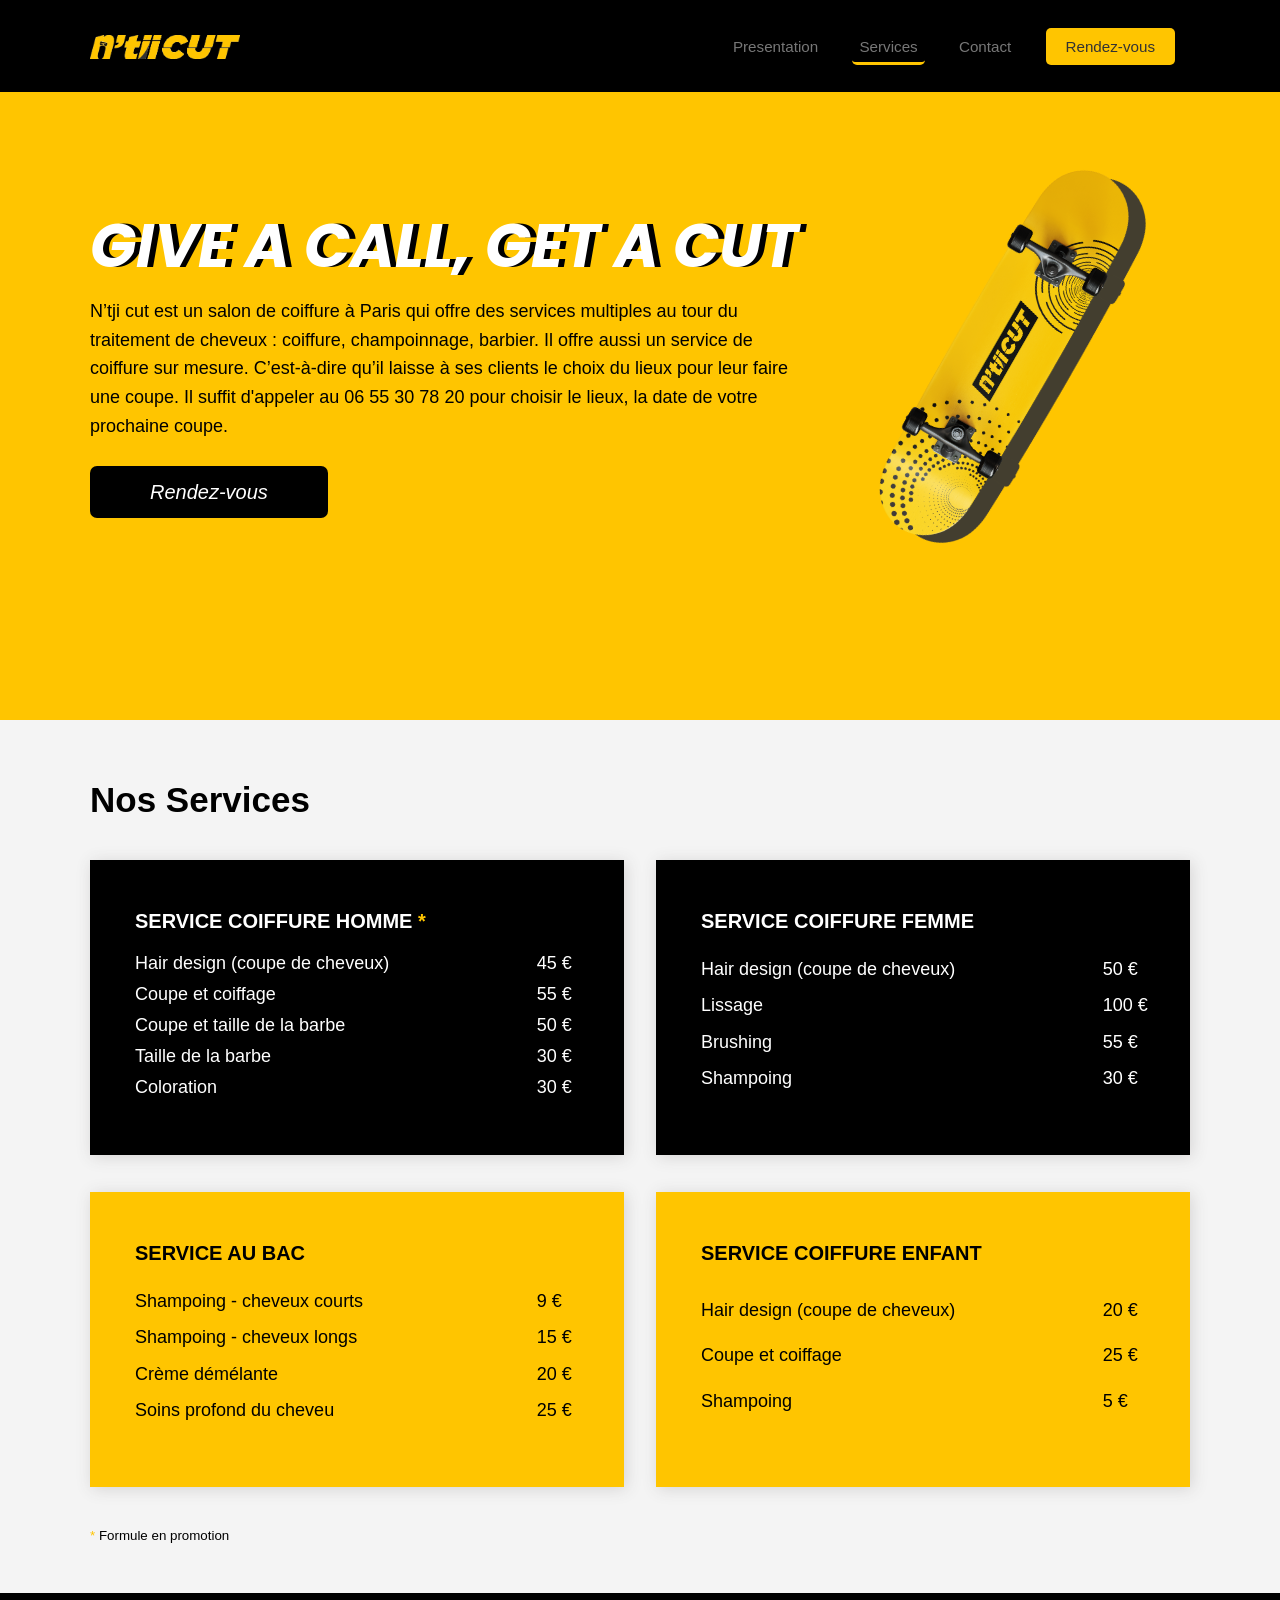
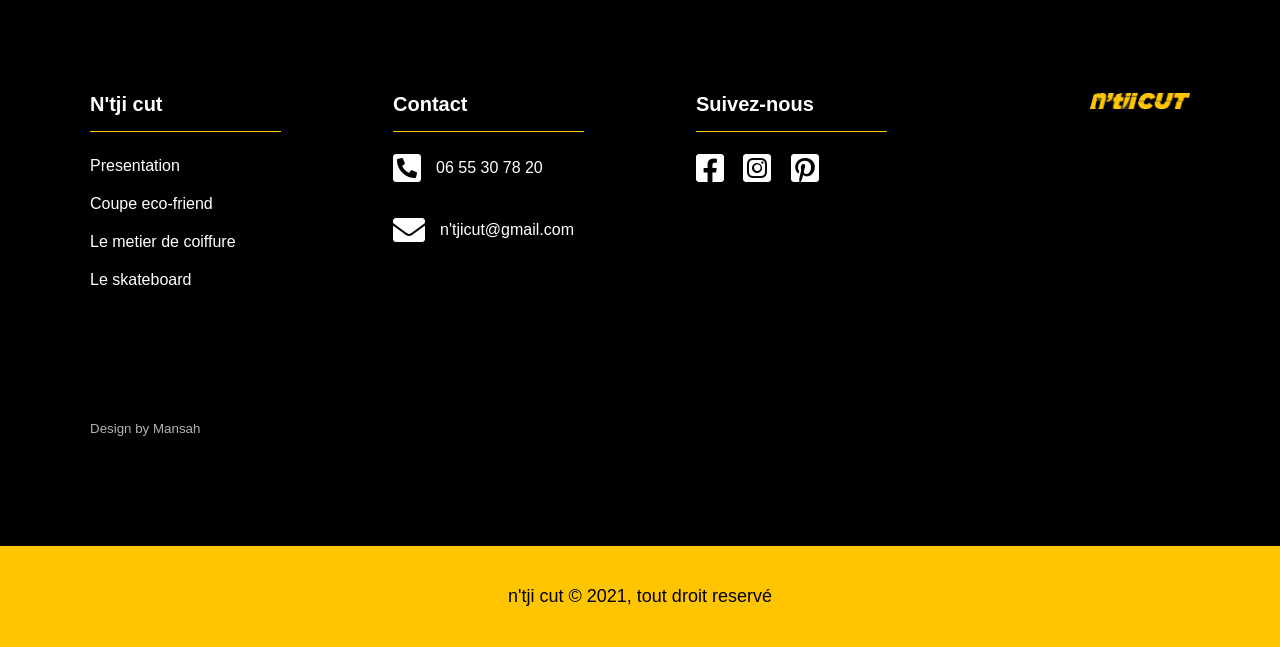
<file: n'tji_cut/services.html>
<!DOCTYPE html>
<html lang="en">

<head>
    <meta charset="UTF-8">
    <meta http-equiv="X-UA-Compatible" content="IE=edge">
    <meta name="viewport" content="width=device-width, initial-scale=1.0">
    <link rel="stylesheet" href="https://use.fontawesome.com/releases/v5.15.4/css/all.css"
        integrity="sha384-DyZ88mC6Up2uqS4h/KRgHuoeGwBcD4Ng9SiP4dIRy0EXTlnuz47vAwmeGwVChigm" crossorigin="anonymous">
    <link rel="stylesheet" href="css/stylesheet.css">
    <link rel="stylesheet" media="screen and (max-width: 768px)" href="css/tablette.css">
    <link rel="stylesheet" media="screen and (max-width: 500px)" href="css/mobile.css">
    <title>n'tjicut | Nos services</title>
</head>

<body>
    <header>
        <div class="header">
            <div class="navbar container">
                <div class="mob-menu-icon">
                    <i class="fas fa-bars fa-1x"></i><span class="cacher"><i
                            class="far fa-window-close fa-1x"></i></span>
                    <a href="mailto:contact@mansahdesign.fr"><i class="fas fa-envelope fa-1x"></i></a>
                </div>
                <div class="large-menu">
                    <a href="index.html"><img src="/images/logo_bg-dark.png" class="logo" alt="n'tjicut"></a>
                    <ul>
                        <li><a href="index.html">Presentation</a></li>
                        <li><a href="services.html" class="current">Services</a></li>
                        <li><a href="contact.html">Contact</a></li>
                        <li><a href="rdv.html">Rendez-vous</a></li>
                    </ul>
                </div>
            </div>
        </div>
        <div class="mobile-menu hiden">
            <li><a href="index.html">Presentation</a></li>
            <li><a href="services.html">Services</a></li>
            <li><a href="contact.html">Contact</a></li>
            <li><a href="rdv.html">Rendez-vous</a></li>
        </div>
    </header>
    <!-- Showcase -->
    <section>
        <div class="showcase">
            <div class="content container">
                <div class="content-1">
                    <h1>Give a call, get a cut</h1>
                    <p>N’tji cut est un salon de coiffure à Paris qui offre des services multiples au tour du
                        traitement de cheveux : coiffure, champoinnage, barbier. Il offre aussi un service de coiffure
                        sur mesure. C’est-à-dire qu’il laisse à ses clients le choix du lieux pour leur faire une
                        coupe. Il suffit d'appeler au 06 55 30 78 20 pour choisir le lieux, la date de votre prochaine coupe.</p>
                    <a href="rdv.html">Rendez-vous</a>
                </div>
                <div class="content-2">
                    <img src="/images/n'tji-skate.png" alt="hero">
                </div>
            </div>
        </div>
    </section>
    <!-- Les services -->
    <section>
        <div class="services">
            <div class="container card-grid">
                <div class="title">
                    <h2>Nos Services</h2>
                </div>
                <div class="card_1">
                    <div class="card-container">
                        <div class="card-1-grid card1">
                            <h3>SERVICE COIFFURE HOMME </h3>
                            <p class="titre">Hair design (coupe de cheveux)</p>
                            <p class="prix">45 &euro;</p>
                            <p class="titre">Coupe et coiffage</p>
                            <p class="prix">55 &euro;</p>
                            <p class="titre">Coupe et taille de la barbe</p>
                            <p class="prix">50 &euro;</p>
                            <p class="titre">Taille de la barbe</p>
                            <p class="prix">30 &euro;</p>
                            <p class="titre">Coloration</p>
                            <p class="prix">30 &euro;</p>
                        </div>
                        <div class="card1-back">
                            <p><span><i class="fas fa-quote-left fa-2x"></i></span> Il est consiellé d'arriver 15 mn avant l'heure du rendez-vous pour un meilleur soin. <span><i class="fas fa-quote-right fa-2x"></i></span></p>
                        </div>
                    </div>
                    <div class="card-container">
                        <div class="card-1-grid card2">
                            <h3>SERVICE COIFFURE FEMME </h3>
                            <p class="titre">Hair design (coupe de cheveux)</p>
                            <p class="prix">50 &euro;</p>
                            <p class="titre">Lissage</p>
                            <p class="prix cent">100 &euro;</p>
                            <p class="titre">Brushing</p>
                            <p class="prix">55 &euro;</p>
                            <p class="titre">Shampoing</p>
                            <p class="prix">30 &euro;</p>
                            <!-- <p class="titre">Shampoing</p>
                            <p class="prix">5 &euro;</p> -->
                        </div>
                        <div class="card2-back">
                            <p><span><i class="fas fa-quote-left fa-2x"></i></span> Une équipe de professionnels compétents vous attendent pour une expérience unique dans un espace apaisant. <span><i class="fas fa-quote-right fa-2x"></i></span></p>
                        </div>
                    </div>
                    <div class="card-container2">
                        <div class="card-1-grid card3">
                            <h3>SERVICE AU BAC</h3>
                            <p class="titre">Shampoing - cheveux courts </p>
                            <p class="prix">9 &euro;</p>
                            <p class="titre">Shampoing - cheveux longs</p>
                            <p class="prix">15 &euro;</p>
                            <p class="titre">Crème démélante</p>
                            <p class="prix">20 &euro;</p>
                            <p class="titre">Soins profond du cheveu</p>
                            <p class="prix">25 &euro;</p>
                            <!-- <p class="titre">Shampoing</p>
                            <p class="prix">5 &euro;</p> -->
                        </div>
                        <div class="card3-back">
                            <p><span><i class="fas fa-quote-left fa-2x"></i></span> Vous pouvez gagner des séances SPA veillez demander votre élligbilité à la caisse. <span><i class="fas fa-quote-right fa-2x"></i></span></p>
                        </div>
                    </div>
                    <div class="card-container2">
                    <div class="card-1-grid card4">
                        <h3>SERVICE COIFFURE ENFANT</h3>
                        <p class="titre">Hair design (coupe de cheveux)</p>
                        <p class="prix">20 &euro;</p>
                        <p class="titre">Coupe et coiffage</p>
                        <p class="prix">25 &euro;</p>
                        <p class="titre">Shampoing</p>
                        <p class="prix">5 &euro;</p>
                    </div>
                        <div class="card4-back">
                            <p><span><i class="fas fa-quote-left fa-2x"></i></span> Les enfants agés de -10 ans doivent être accompagné par un adulte pour les tenir.  <span><i class="fas fa-quote-right fa-2x"></i></span></p>
                        </div>
                    </div>
                    
                   
                </div>
                <div class="promo">
                    <small>
                        <p>Formule en promotion</p>
                    </small>
                </div>


            </div>
        </div>
    </section>
    <!-- footer -->
    <footer class="footer">
        <div class="container">
            <div class="grid-container-5">
                <div class="ntji-cut">
                    <h3>N'tji cut</h3>
                    <div class="p">
                        <p><a href="#">Presentation</a></p>
                        <p><a href="https://moncoiffeursengage.com/" target="_blank">Coupe eco-friend</a></p>
                        <p><a href="https://fr.wikipedia.org/wiki/Coiffure" target="_blank">Le metier de coiffure</a>
                        </p>
                        <p><a href="https://www.skatepro.fr/" target="_blank">Le skateboard</a></p>
                    </div>
                </div>
                <div class="contact">
                    <h3>Contact</h3>
                    <div class="centent">
                        <p><span><i class="fas fa-phone-square-alt fa-2x"></i></span>06 55 30 78 20</p>
                        <p><span><i class="fas fa-envelope fa-2x"></i></span><a
                                href="mailto:n'tjicut@gmail.com.com">n'tjicut@gmail.com</a></p>
                    </div>
                </div>
                <div class="suivez-nous">
                    <h3>Suivez-nous</h3>
                    <p><i class="fab fa-facebook-square fa-2x"></i></p>
                    <p><i class="fab fa-instagram-square fa-2x"></i></p>
                    <p><i class="fab fa-pinterest-square fa-2x"></i>
                    </p>
                </div>
                <div class="logo">
                    <a href="#"><img src="/images/logo_bg-dark.png" alt=""></a>
                </div>
                <small>
                    <p><a href="https://mansahdesign.fr/">Design by Mansah</a></p>
                </small>
            </div>
        </div>
        <p class="copyright">n'tji cut &copy; 2021, tout droit reservé</p>
    </footer>
    <script src="/js/script.js"></script>
</body>

</html>
</file>
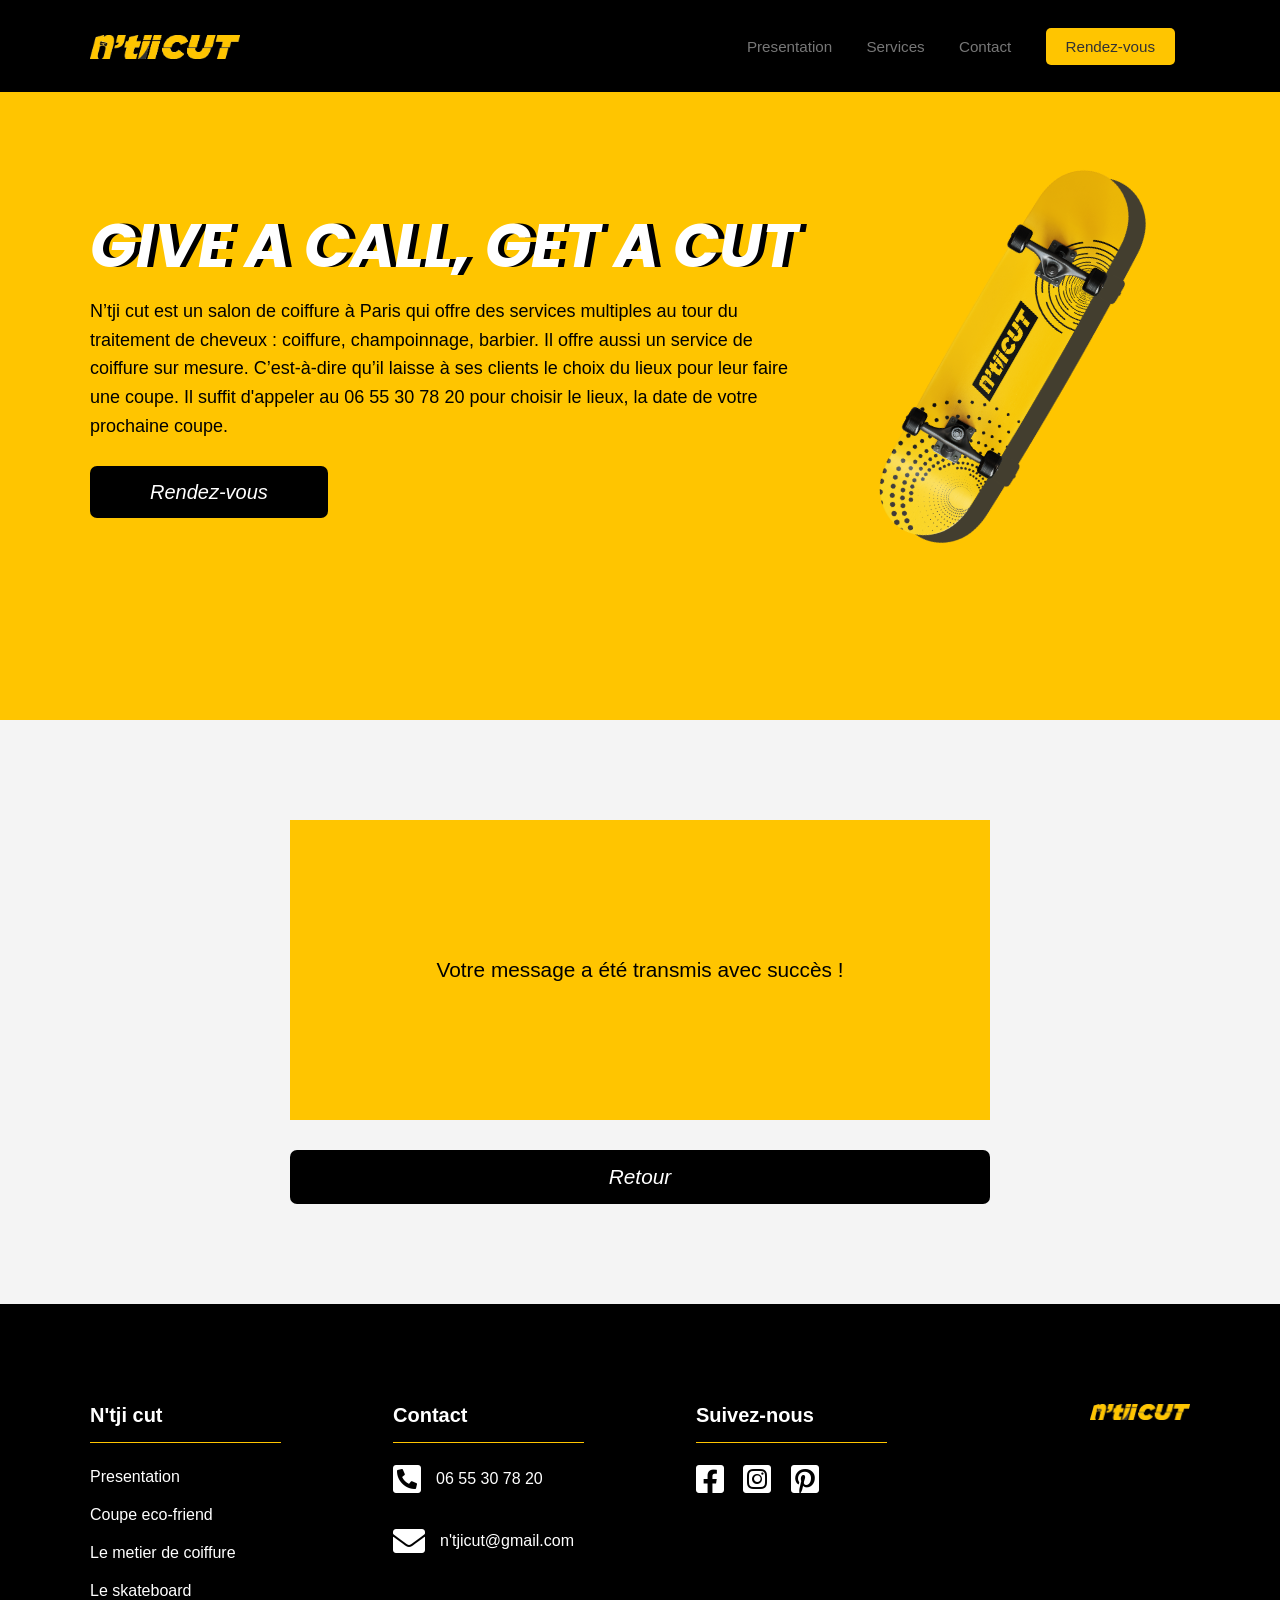
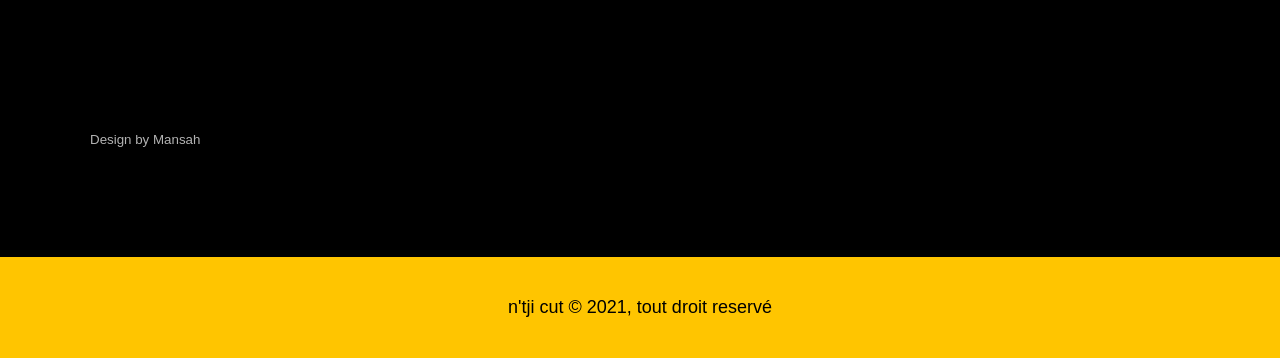
<file: n'tji_cut/success.html>
<!DOCTYPE html>
<html lang="en">

<head>
    <meta charset="UTF-8">
    <meta http-equiv="X-UA-Compatible" content="IE=edge">
    <meta name="viewport" content="width=device-width, initial-scale=1.0">
    <link rel="shortcut icon" type="image/x-icon" href="/favicon.ico">
    <link rel="stylesheet" href="https://use.fontawesome.com/releases/v5.15.4/css/all.css"
        integrity="sha384-DyZ88mC6Up2uqS4h/KRgHuoeGwBcD4Ng9SiP4dIRy0EXTlnuz47vAwmeGwVChigm" crossorigin="anonymous">
    <link rel="stylesheet" href="css/stylesheet.css">
    <link rel="stylesheet" media="screen and (max-width: 768px)" href="css/tablette.css">
    <link rel="stylesheet" media="screen and (max-width: 500px)" href="css/mobile.css">
    <title>n'tjicut | Bienvenue</title>
</head>

<body>
    <header>
        <div class="header">
            <div class="navbar container">
                <div class="mob-menu-icon">
                    <i class="fas fa-bars fa-1x"></i><span class="cacher"><i
                            class="far fa-window-close fa-1x"></i></span>
                    <a href="mailto:contact@mansahdesign.fr"><i class="fas fa-envelope fa-1x"></i></a>
                </div>
                <div class="large-menu">
                    <a href="index.html"><img src="/images/logo_bg-dark.png" class="logo" alt="n'tjicut"></a>
                    <ul>
                        <li><a href="index.html">Presentation</a></li>
                        <li><a href="services.html">Services</a></li>
                        <li><a href="contact.html">Contact</a></li>
                        <li><a href="rdv.html">Rendez-vous</a></li>
                    </ul>
                </div>
            </div>
        </div>
        <div class="mobile-menu hiden">
            <li><a href="index.html">Presentation</a></li>
            <li><a href="services.html">Services</a></li>
            <li><a href="contact.html">Contact</a></li>
            <li><a href="rdv.html">Rendez-vous</a></li>
        </div>
    </header>
    <!-- Showcase -->
    <section>
        <div class="showcase">
            <div class="content container">
                <div class="content-1">
                    <h1>Give a call, get a cut</h1>
                    <p>N’tji cut est un salon de coiffure à Paris qui offre des services multiples au tour du traitement de cheveux : coiffure, champoinnage, barbier. Il offre aussi un service de coiffure sur mesure. C’est-à-dire qu’il laisse à ses clients le choix du lieux pour leur faire une coupe. Il suffit d'appeler au 06 55 30 78 20 pour choisir le lieux, la date de votre prochaine coupe.</p>
                    <a href="rdv.html">Rendez-vous</a>
                </div>
                <div class="content-2">
                    <img src="/images/n'tji-skate.png" alt="hero">
                </div>
            </div>
        </div>
    </section>
  <div class="container success-grid">
    <div class="success">
      <p>Votre message a été transmis avec succès !</p>
    </div>
    <div class="btn">
      <a href="index.html">Retour</a>
    </div>
  </div>
    <!-- footer -->
    <footer class="footer">
        <div class="container">
            <div class="grid-container-5">
                <div class="ntji-cut">
                    <h3>N'tji cut</h3>
                    <div class="p">
                        <p><a href="#">Presentation</a></p>
                        <p><a href="https://moncoiffeursengage.com/" target="_blank">Coupe eco-friend</a></p>
                        <p><a href="https://fr.wikipedia.org/wiki/Coiffure" target="_blank">Le metier de coiffure</a>
                        </p>
                        <p><a href="https://www.skatepro.fr/" target="_blank">Le skateboard</a></p>
                    </div>
                </div>
                <div class="contact">
                    <h3>Contact</h3>
                    <div class="ctct-content">
                        <p><span><i class="fas fa-phone-square-alt fa-2x"></i></span>06 55 30 78 20</p>
                        <p><span><i class="fas fa-envelope fa-2x"></i></span><a
                                href="mailto:n'tjicut@gmail.com.com">n'tjicut@gmail.com</a></p>
                    </div>
                </div>
                <div class="suivez-nous">
                    <h3>Suivez-nous</h3>
                    <p><i class="fab fa-facebook-square fa-2x"></i></p>
                    <p><i class="fab fa-instagram-square fa-2x"></i></p>
                    <p><i class="fab fa-pinterest-square fa-2x"></i>
                    </p>
                </div>
                <div class="logo">
                    <a href="#"><img src="/images/logo_bg-dark.png" alt=""></a>
                </div>
                <small>
                    <p><a href="https://mansahdesign.fr/" target="_blank">Design by Mansah</a></p>
                </small>
            </div>
        </div>
        <p class="copyright">n'tji cut &copy; 2021, tout droit reservé</p>
    </footer>
    <script src="/js/script.js"></script>
</body>

</html>
</file>
<file: css/stylesheet.css>
@import url('https://fonts.googleapis.com/css2?family=Open+Sans:ital,wght@1,800&family=Poppins:ital,wght@1,900&display=swap');
@import url('https://fonts.googleapis.com/css2?family=Pacifico&display=swap');


*{
    margin: 0;
    padding: 0;
    box-sizing: border-box;
}

body{
    background: #f4f4f4;
    font-family: Arial, Helvetica, sans-serif;
    overflow-x: hidden;

}

/* classes utilitaires */

.container{
    width: 1100px;
    margin:  auto;
}

.current{
    border-bottom: #ffc500 solid 3px;
    border-radius: 5px;
    padding: 7px;
    font-size: 1.2rem;
}

/* Navigation */
.mobile-menu{
    display: none;
}

header{
    position: fixed;
    top: 0;
    left: 0;
    width: 100%;
    z-index: 100;
}

.header{
    background: #000;
    padding: 30px 0;
    display: flex;
    justify-content: center;
    align-items: center;
    
    
    
    
    /* display: flex;
    justify-content: center;
    align-items: center; */
  
}

.navbar {
    
    display: flex;
    justify-content: center;
    align-items: center;
    
}

.navbar .large-menu{
    display: flex;
    justify-content: space-between;
    align-items: center;
    color: white;
    width: 100%;
    
}

.navbar .large-menu .logo{
    width: 170px;
    padding-top: 5px;
    
    /* margin-right: 380px; */
    /* margin-left: -200px; */
    
    
    
}
/* .navbar i{
    color: #ffc500;
    display: none;
} */
.navbar .mob-menu-icon{
    color: #ffc500;
    display: none;
}

.navbar .large-menu ul li{
    list-style: none;
    display: inline-block;
    padding-left: 30px;
    padding: 0 15px;
    
}

.navbar ul li a{
    cursor: pointer;
    text-decoration: none;
    color: #777;
    transition: all .7s ease-in-out;
}

.navbar ul li:last-child a{
    background: #ffc500;
    padding: 10px 20px;
    border-radius: 5px;
    color: #000;
    transition: all .7s ease-in-out;
}


.navbar ul li:hover{
    color: #ffc500;
    font-size: 18px;
    
    
}
.navbar ul li:hover a{
    color: #ffc500;
    
    
    
}

.navbar ul li:nth-child(4):hover{
    border: none;
    
    
}
.navbar ul li:last-child a:hover{
    background: #f4f4f4;
}
.navbar ul li:last-child a{
    color: #333;
}

.navbar ul li a:hover.current{
    border: none;
}

/* showcase */

.showcase{
    background: #ffc500;
    height: 80vh;
    display: flex;
    justify-content: center;
    align-items: center;
   /* padding-top: 5%; */
}


.content{
    display: grid;
    grid-template-columns: 2fr 1fr;
    justify-content: center;
    align-items: center;
    grid-gap:2rem;
    /* padding-top: 10px; */
}

.content .content-1 h1{

    font-family: 'Poppins', sans-serif;
    margin-bottom: 20px;
    font-size: 3.8rem;
    line-height: 1;
    font-weight: 700;
    color: #fff;
    text-shadow: 6px 0px 0px #000;
    text-transform: uppercase;
    font-style: italic;
    
}
.content .content-1 p{
    margin-bottom: 40px;
    font-size: 18px;
    line-height: 1.6;
}
.content .content-1 a{
    background: #000;
    padding: 15px 60px;
    text-decoration: none;
    color: white;
    font-size: 20px;
    font-style: italic;
    font-weight: lighter;
    border-radius: 7px;
    
}

.content .content-1 a:hover{

    background: rgba(70, 70, 70, 0.2);
    color: black;
    transition: ease .5s;

}
.content .content-1{
    transform:  translateX(-1920px);
    animation: showcase-1 .8s forwards ease .5s
}

.content .content-2{
    justify-self: center;
    position: relative;
}






.content .content-2 img{
    width: 155px;
    transform:  translateX(1920px) rotate(0deg);
    animation: showcase-2 .8s forwards ease;
    
   
    
    
}




@keyframes showcase-1 {
    to {
        transform: translateX(0);
    }
    
}
@keyframes showcase-2 {
    to {
        transform: translateX(0) rotate(30deg);
    }
    
}




/* section qui est n'tji */

.presentation{
    background: #DBDBDB;
    padding: 50px 0;
    padding-bottom: 70px;
    display: flex;
    justify-content: center;
}

.presentation .heading h2{
    text-align: center;
    font-size: 45px;
    margin-bottom: 40px;
}

.grid-content{
    display: grid;
    grid-template-columns: 1fr 2fr;
    grid-gap: 2rem;
    justify-content: center;
    align-items: center;
}
.presentation .content-1 img{
    width: 350px;
    box-shadow: 10px 10px 1px#444;
}
.grid-content .content-2 a:hover{
    background: #ffc500;
    color: black;
}

.grid-content .content-2 h3{
    margin-bottom: 30px;
    font-size: 25px;

}

.grid-content .content-2 p{
    margin-bottom: 40px;
    line-height: 1.6;
}
.grid-content .content-2 a{
    background: #000;
    color: white;
    text-decoration: none;
    padding: 15px 50px;
    border-radius: 5px;
    font-style: italic;
}


/* section le concept */

.concept{
    background: white;
    padding: 50px 0;
}
.concept .heading h2{
    text-align: center;
    font-size: 45px;
    margin-bottom: 40px;
}


.grid-content-2{
    display: grid;
    grid-template-columns: 2fr 1fr;
    grid-gap: 2rem;
    justify-content: center;
    align-items: center;
}


.grid-content-2 .content-2 h3{
    margin-bottom: 30px;
    font-size: 25px;

}

.grid-content-2 .content-2 p{
    margin-bottom: 40px;
    line-height: 1.6;
}
.grid-content-2 .content-2 a{
    background: #000;
    color: white;
    text-decoration: none;
    padding: 15px 50px;
    border-radius: 5px;
    font-style: italic;
}

.grid-content-2 .content-2 a:hover{
    background: #ffc500;
    color: black;
}

.concept img{
    width: 350px;
    box-shadow: 10px 10px 1px#444;
}


/* tarifs */

.tarif{
    background: #DBDBDB;
    padding: 50px 0;
    padding-bottom: 70px;
    
}
.tarif .heading h3{
    text-align: center;
    font-size: 45px;
    margin-bottom: 40px;
}

.grid-container-3{
    display: grid;
    grid-template-columns: repeat(3, 1fr);
    grid-gap:2rem;
}

.grid-container-3 .card{
    background: #000;
    color: white;
    text-align: center;
    padding: 50px 10px;
    padding-bottom: 65px;
}

.grid-container-3 .card h3{
    margin-bottom: 20px;
    font-size: 30px;
}
.grid-container-3 .card ul li{
    list-style: none;
    padding-bottom: 10px;
}
.grid-container-3 .card ul li:last-child{
    
    padding-bottom: 30px;
}

.grid-container-3 .card a{
    background: #ffc500;
    padding: 10px 57px;
    border-radius: 5px;
    margin-top: 10px;
    text-decoration: none;
    color: black;
    font-size: 20px;
    font-style: italic;
}

.grid-container-3 .card a:hover{
    background-color: #DBDBDB;
    
}

.grid-container-3 .card .prix{
    margin-top: 10px;
    color: #ffc500;
}

.grid-container-3 .card-2  {
    background: #ffc500;
    color: #000;

}

.grid-container-3 .card-2 a{
    background: #000;
    color: white;
    padding: 12px 57px;
}

.grid-container-3 .card-2 a:hover{
    background: #DBDBDB;
    color: #000;
}

.grid-container-3 .card-2 .prix{
    color: white;
}

/* Gallerie */

.gallerie{
    background: #000;
    padding: 80px 0;
}

.gallerie h3{
    text-align: center;
    font-size: 3rem;
    padding-bottom: 30px;
    -webkit-text-stroke:1px #999;
    color: linear-gradient(#999, #ffc500);
    font-family: 'Poppins', sans-serif;
   
}

.slider-container{
    width: 90%;
    height: 100%;
    display: flex;
    flex-direction: column;
    /* justify-content: flex-end; */
    align-items: center;
    margin-left: 5%;
    

}

.slide-img{
    width: 57%;
    display: flex;
    overflow: hidden;
    margin-bottom: 2rem;
}

.slide-img img{
    width: 100%;
    height: 100%;
    cursor: pointer;
}

.dot-box{
    display: flex;
    gap: 5px;

}

.hide{
    display: none;
}



.dots{
    width: 10px;
    height: 10px;
    border-radius: 50%;
    background: #333;
    transition: all .5s ease-in-out;
    cursor: pointer;
}

.active-dot{
    width: 40px;
    height: 10px;
    border-radius: 5px;
    background: #ffc500;

}

/* give a call, get a cut */

.last-section{
    background: white;
}


.grid-container-4{
    display: grid;
    grid-template-columns: 1fr 1fr ;
    grid-gap: 2rem;
    justify-content: center;
    align-items: center;
    padding: 50px 0;

}

.grid-container-4 > *:first-child{
    grid-column: 1 / span 2;
    justify-self: center;  
}


.grid-container-4 .img-1 {
    background: #ffc500;
    padding: 10px 275px;     
}
.grid-container-4 .img-1 img{
    width: 550px;
}


.grid-container-4 .img-2{
    justify-self: right;
}

.grid-container-4 .img-2 img{
    max-width: 350px;
}

.grid-container-4 .form form{
    display: grid;
    font-size: 20px;
    margin-top: 5px;
}
.grid-container-4 .form form input{
    padding: 15px;
    border: none;
    border-radius: 5px;
    
    
}
.grid-container-4 .form form label{
    padding: 10px 0;
    font-size: 18px;
    margin-top: 10px;
}


.grid-container-4 .form form input, textarea{
    background: #414141;
    color: #ffc500;
}



.form form textarea{
    height: 310px;
    padding: 15px;
    font-family: Arial, Helvetica, sans-serif;
    
}

.grid-container-4 .form form textarea:focus{
    outline: #ffc500;
}
input:focus{
    outline: #ffc500;
    
}

.form form .button button{
    background: #ffc500;
    padding: 15px 30px;
    border: none;
    border-radius: 7px;
    margin-top: 30px;
    font-size: 18px;
    font-style: italic;
    cursor: pointer;
}

.form form .button button:hover{
    background: black;
    color: #ffc500;

}

/* footer */

.footer{
    background: #000;
    color: white;
}

.footer .grid-container-5{
    display: grid;
    grid-template-columns: repeat(4, 1fr);
    grid-gap:7rem;
    padding: 100px 0;
}


.footer .grid-container-5 h3{
    font-size: 20px;
    padding-bottom: 15px;
    border-bottom: #ffc500 solid 1px;
}

.footer .grid-container-5 .ntji-cut .p{
    margin-top: 15px;
    
}

.footer .grid-container-5 .ntji-cut h3{
    font-size: 20px;
}

.footer .grid-container-5 .ntji-cut .p p a{
    text-decoration: none;
    color: white;
    transition: .5s;
}

.footer .grid-container-5 .ntji-cut .p p a:hover{
    color: #ffc500;
}

.footer .grid-container-5 p{
    padding: 10px 0;
}

.footer .grid-container-5 .contact p {
    display: flex;
    flex-direction: row;
    padding-top: 27px;
    
}
.footer .grid-container-5 .contact p span{
    margin-top: -7px;
    transform: all .7s ease-in-out;
    cursor: pointer;
}

.footer .grid-container-5 .contact p:hover span{
    color: #ffc500;
}

.footer .grid-container-5 .contact p a{
    color: white;
    text-decoration: none;
    transition: .5s;
}

.footer .grid-container-5 .contact p a:hover{
    color: #ffc500;

}

.footer .grid-container-5 .suivez-nous p {
    display: inline;  
    
}
.footer .grid-container-5 .suivez-nous p i{
    margin-top: 20px;
    transition: .5s;
}

.footer .grid-container-5 .suivez-nous p i:hover{
    color: #ffc500;
}

.footer .grid-container-5 i{
    padding-right: 15px;
}

.footer .grid-container-5 .logo{
    justify-self: right;
}

.footer .grid-container-5 .logo img{
    width: 100px;
    justify-self: end;
    
}


.footer .grid-container-5 small {
    opacity: .7;

}
.footer .grid-container-5 small a{ 
    text-decoration: none;
    color: white;
    transition: .5s;
}
.footer .grid-container-5 small a:hover{
    color: #ffc500;
    
}

footer .copyright {
    background: #ffc500;
    text-align: center;
    padding: 40px 0;
    color: #000;
    font-size: 18px;
}

/* Les sevices */


.card-grid .title h2{
    margin: 60px 0 40px 0;
    font-size: 35px;
}

.card_1{ 
    display: grid;
    grid-template-columns: repeat(2, 1fr);
    grid-template-rows: repeat(2, 1fr);
    grid-gap:2rem;
    
}

.card_1{
    margin: 30px 0 100px 0;
}

.card-container, .card-container2, .card-container3 {
    position: relative;
    width: 100%;
    height: 100%;
    transform-style: preserve-3d;
    transition: all .5s ease-in-out;
    
}


.card-container:hover,.card-container2:hover, .card-container3:hover{
    transform: rotateY(180deg);

}

.card1, .card2, .card3{
    position: absolute;
    width: 100%;
    height: 110%;
    backface-visibility: hidden;

}


.card-container2{
    margin-top: 2rem;
}


.card4{
    width: 100%;
    height: 110%;
    backface-visibility: hidden;
    

}

.card1-back{
    display: flex;
    justify-content: center;
    align-items: center;
    position: absolute;
    width: 100%;
    height: 110%;
    background: url(/images/Coupe-2.jpg) no-repeat top center/cover;
    backface-visibility: hidden;
    transform: rotateY(180deg);
}

.card2-back{
    display: flex;
    justify-content: center;
    align-items: center;
    position: absolute;
    width: 100%;
    height: 110%;
    background: url(/images/Coupe-femme.jpg) no-repeat center center/cover;
    backface-visibility: hidden;
    transform: rotateY(180deg);
}
.card3-back{
    display: flex;
    justify-content: center;
    align-items: center;
    position: absolute;
    width: 100%;
    height: 110%;
    background: url(/images/bac.jpg) no-repeat center center/cover;
    backface-visibility: hidden;
    transform: rotateY(180deg);
}
.card4-back{
    display: flex;
    justify-content: center;
    align-items: center;
    position: absolute;
    top: 0;
    left: 0;
    width: 100%;
    height: 110%;
    background: url(/images/Coupe-enfant.jpg) no-repeat top center/cover;
    backface-visibility: hidden;
    transform: rotateY(180deg);
}

.card1-back p, .card2-back p, .card3-back p, .card4-back p {
    color: #FFF;
    width: 60%;
    text-align: center;
    font-size: 1rem;
    line-height: 1.5;
    background: rgba(70, 70, 70, 0.5);
    padding: 15px 10px;
    font-weight: 100;
}

.card-1-grid {
    background: #ffc500;
    padding: 50px 30px ;
    cursor: pointer;
}

.card-1-grid{
    display: grid;
    grid-template-columns: 7fr 1fr;
    padding-left: 45px;
    box-shadow: 2px 2px 15px rgb(213, 212, 212);
    
}



.card-1-grid h3{
    grid-column: 1 / span 2;
    padding-bottom: 20px;
    font-size: 20px;
   
}

.card-1-grid p{
    padding-bottom: 10px;
    font-size: 18px;   
}

.card-1-grid p:last-child{
    padding-left: 0px;
}


.card_1 .card1 h3:after {
   content: ' * ';
   color: #ffc500;
   
} 

.promo p:before{
    content: ' * ';
    color: #ffc500;
    

}

.promo p{
    margin: 50px 0;
}

.card1, .card2{
    background: #000;
    color: white;

}

/* nous contacter */


.contact-2{
    display: grid;
    grid-template-rows: 1fr 6fr;
    justify-content: center;
    align-items: center;
    
    
}

.contact-2 .contact-heading{
    grid-column: 1 / sapan 2;
}

.grid-content-1{
    grid-column: 1 /span 2;
}

.grid-content-1{
    display: grid;
    grid-template-columns: 3fr 1fr;
    justify-content: center;
    align-items: center;
    grid-gap: 3rem;

}

.contact-2 .contact-img{
    width: 100%;
    margin-top: -57px;
   
}

.contact-2 .contact-img img{
    width: 460px;
    
}



.contact-2{
    padding: 20px 0;
}
.contact-2 h2{
    font-size: 36px;
    margin-bottom: 10px;
}

.contact-2 small{
 color: green;
    
}


.form-2 form{
    display: flex;
    flex-direction: column;
    padding-top: 20px;
    width: 100%;
    


}

.form-2 label, input, textarea, .btn{
    margin-top: 15px;
    
}

.form-2 label{
    font-size: 18px;
}


.form-2 input{
    padding: 15px 15px;
    border: none;
    border-radius: 5px;
    font-size: 14px;
    background: rgb(46, 44, 44);
    color: white;
    
}

.form-2 textarea{
    margin-top: 15px;
    padding: 20px 15px;
    height: 300px;
    font-family: Arial, Helvetica, sans-serif;
    font-size: 16px;
    background: rgb(46, 44, 44);
    border: none;
    color: white;
}

.form-2 .btn{
    padding: 12px;
    width: 30%;
    font-size: 18px;
    font-style: italic;
    border-radius: 5px;
    border: none;
    background: #ffc500;
    color: black;
    margin: 45px 0;
    
}
.form-2 .btn:hover{
    background: #000;
    color: #ffc500;
}



.contact-2 .form-2 label:before{
    content: ' * ';
    color: #ffc500;
}

.contact-2 .note p::before{
    content: ' * ';
    color: #ffc500;

}

.form-2 textarea:focus, 
input:focus{
    outline: #ffc500 solid 1px;
    background: #ffc500;
    color: black;
}

/* formulaire de rendez-vous */

.form-rdv{
    background: url(/images/NTJI_Cut_photo.jpg) no-repeat center top/cover;
    height: 80vh;
    position: relative;
}

.form-rdv .card-rv{
    position: absolute;
    width: 35%;
    height: 90%;
    background: #fff;
    top: 30px;
    left: 30px;

}

.form-rdv .card-rv .form-3{
    padding: 10px 25px;
    display: grid;
    justify-content: center;
    grid-template-columns: 1fr 2fr;
    
    
}

.nom{
    padding: 15px 0 10px 0;
    border-bottom: .2px solid rgba(4, 4, 4, .1);
    border-right: .2px solid rgba(4, 4, 4, .1);
}

.prenom{
    padding: 15px 0 10px 0;
    border-bottom: .2px solid rgba(4, 4, 4, .1);
    padding-left: 15px;
}

.mail{
    grid-column: 1 / span 2;
    padding: 15px 0 10px 0;
    border-bottom: 1px solid rgba(4, 4, 4, .1);
    display: flex;
    flex-direction: column;
}

.tel{
    grid-column: 1 / span 2;
    padding: 15px 0 10px 0;
    border-bottom: .2px solid rgba(4, 4, 4, .1);
    display: flex;
    flex-direction: column;
}

.msg{
    grid-column: 1 / span 2;
    padding: 15px 0 10px 0;
    border-bottom: .2px solid rgba(4, 4, 4, .1);
    display: flex;
    flex-direction: column;
}

.envoyer{

    grid-column: 1 / span 2;
    padding: 15px 0 30px 0;
    display: flex;
    flex-direction: column;
    
}

.form-rdv .card-rv .form-3 label{
    margin-bottom: -5px;
    font-size: 1.1rem;
}
.form-rdv .card-rv .form-3 input{
    border: none;
    padding: 10px 0;
}
.form-rdv .card-rv .form-3 input:focus{
    background: none;
    outline:none;
    
}

.form-rdv .card-rv .form-3 textarea{
    background: transparent;
    border:none;
    font-family: Arial, Helvetica, sans-serif;
    padding: 10px 0 0 0;
}
.form-rdv .card-rv .form-3 textarea:focus{
    outline: #ffc500;
    color: #000;
}

.form-rdv .card-rv .form-3 .envoyer .btn{
    border: none;
    background: #ffc500;
    padding: 15px 0;
    font-size: 1rem;
    cursor: pointer;
    border-radius: 5px;
    transition: .6s;
    font-style: italic;
}
.form-rdv .card-rv .form-3 .envoyer .btn:hover{
    background: #000;
    color: #fff;
}
.form-rdv .card-rv .form-3 .calender{
    padding: 15px 0 10px 0;
    border-bottom: .2px solid rgba(4, 4, 4, .1);
    grid-column: 1 / span 2;
}

.form-rdv .card-rv .form-3 .calender p{
    margin-bottom: -5px;
}

/* message succès */

.success-grid{
    display: grid;
    grid-template-rows: repeat(1 1fr);
    justify-content: center;
    align-items: center;

}

.success{
    display: flex;
    justify-content: center;
    align-items: center;
    width: 700px;
    height: 300px;
    background:#ffc500 ;
    margin: 100px auto 0 auto;
}

.success p {
    font-size: 1.3rem;
    color: black;
}

.success-grid .btn {
    background: #000;
    padding: 15px;
    border-radius: 7px;
    text-align: center;
    margin: 30px 0 100px 0;
    transition: .5s ease;
}
.success-grid .btn a{
    color: white;
    text-decoration: none;
    font-size: 1.3rem;
    font-style: italic;
    
}

.success-grid .btn:hover{
    background: #ffc500;
}
    
.success-grid .btn:hover a{
    color: black;
}




@media (max-width: 1440px) {



   
    
    .navbar{
        font-size: 95%;
    }

    .current{
        font-size: 100%;
        
    }

    .navbar .large-menu .logo{
        width: 150px;
    }

    .showcase{
        height: 80vh;
    }

    .content .content-2 img{
        width: 130px;
    }

    .slide-img{
        width: 45%;
    }
}
</file>
<file: css/tablette.css>
.container{
    width: 90vw;
    margin: auto;
}
.header{
    background: #000;
    padding: 30px;
    display: flex;
    justify-content: center;
    align-items: center;
  
}

.navbar .large-menu .logo{
    width: 130px;
    /* margin-right: 0px; */
    /* margin-left: -40px; */
}

.navbar .large-menu ul li{
    list-style: none;
    display: inline-block;
    /* padding-left: 10px; */
    padding: 0 5px;
    font-size: .91rem;
}

.current{
    border-bottom: #ffc500 solid 3px;
    padding: 7px;
    font-size: 1rem;
}


.showcase{
    background: #ffc500;
    height: 90vh;
    display: flex;
    justify-content: center;
    align-items: center;
    
}
.content{
    display: grid;
    grid-template-columns: 2fr 1fr;
    justify-content: center;
    align-items: center;
    grid-gap: 3rem;
    /* padding-top: 30px; */
}

.content .content-1 h1{
    margin-bottom: 30px;
    font-size: 2.5rem;
}
.content .content-1 p{
    margin-bottom: 40px;
    font-size: .8rem;
    line-height: 1.5;
}

.content .content-1 a{
    background: #000;
    padding: 15px 60px;
    text-decoration: none;
    color: white;
    font-size: 1rem;
    font-style: italic;
    font-weight: lighter;
    border-radius: 7px;
    
}
.content .content-2 img{
    width: 65%;
    transform:  translateX(1920px) rotate(35deg);
    animation: showcase-2 .8s forwards ease
    
}

.content .content-2{
    justify-self: start;
}



.presentation{
    background: #DBDBDB;
    padding: 35px 0;
    padding-bottom: 60px;
}

.presentation .heading h2{
    text-align: center;
    font-size: 2rem;
    margin-bottom: 30px;
}

.presentation .content-1 img{
    width: 250px;
    box-shadow: 10px 10px 1px#444;
}


.grid-content .content-2 h3{
    margin-bottom: 20px;
    font-size: 20px;

}

.grid-content .content-2 p{
    margin-bottom: 40px;
    line-height: 1.5;
    font-size: .8rem;
}

.grid-content .content-2 a{
    background: #000;
    color: white;
    text-decoration: none;
    padding: 15px 50px;
    border-radius: 5px;
    font-style: italic;
    font-size: .8rem;
}

/* le concept */

.grid-content-2 .content-2 h3{
    margin-bottom: 20px;
    font-size: 20px;

}

.grid-content-2 .content-2 p{
    margin-bottom: 40px;
    line-height: 1.5;
    font-size: .8rem;
}
.grid-content-2 .content-2 a{
    background: #000;
    color: white;
    text-decoration: none;
    padding: 15px 50px;
    border-radius: 5px;
    font-style: italic;
    font-size: .8rem;
}

.concept{
    background: white;
    padding: 40px 0;
    padding-bottom: 65px;
}
.concept .heading h2{
    text-align: center;
    font-size: 2rem;
    margin-bottom: 30px;
}
.concept img{
    width: 250px;
    box-shadow: 10px 10px 1px#444;
}


/* tarifs */

.tarif{
    background: #DBDBDB;
    padding: 30px 0;
    padding-bottom: 55px;
    
}
.tarif .heading h3{
    text-align: center;
    font-size: 2rem;
    margin-bottom: 30px;
}

.grid-container-3{
    display: grid;
    grid-template-columns: repeat(3, 1fr);
    grid-gap:2rem;
}

.grid-container-3 .card{
    background: #000;
    color: white;
    text-align: center;
    padding: 50px 15px;
    padding-bottom: 45px;
}

.grid-container-3 .card h3{
    margin-bottom: 20px;
    font-size: 20px;
}
.grid-container-3 .card ul li{
    list-style: none;
    padding-bottom: 10px;
    font-size: .8rem;
}
.grid-container-3 .card ul li:last-child{
    
    padding-bottom: 30px;
}

.grid-container-3 .card a{
    background: #ffc500;
    padding: 10px 50px;
    border-radius: 5px;
    margin-top: 10px;
    text-decoration: none;
    color: black;
    font-size: 20px;
    font-style: italic;
    font-size: .8rem;
}

.grid-container-3 .card-2  {
    background: #ffc500;
    color: #000;

}
.grid-container-3 .card-2 a{
    background: #000;
    color: white;
    padding: 12px 57px;
}

/* modele de coupe */


.slide-img{
    width: 65%;
}

.gallerie h3{
     font-size: 2.6rem;
     line-height: 2.7rem;
}

/* give a call get a call */

.grid-container-4 .img-1 {
    background: #ffc500;
    padding: 10px 55px;     
}
.grid-container-4 .img-1 img{
    width: 550px;
}

.grid-container-4 .img-2 img{
    max-width: 348px;
    
}

.grid-container-4 .form form label{
    padding: 10px 0;
    font-size: .9rem;
    margin-top: 10px;
}


.form form .button button{
    background: #ffc500;
    padding: 12px 30px;
    border: none;
    border-radius: 5px;
    margin-top: 30px;
    font-size: .8rem;
    font-style: italic;
    cursor: pointer;
}



.footer{
    background: #000;
    color: white;
}

.footer .grid-container-5{
    display: grid;
    grid-template-columns: repeat(4, 1fr);
    grid-gap: 2rem;
    padding: 100px 0;
}


.footer .grid-container-5 h3{
    font-size: 1rem;
    padding-bottom: 15px;
    border-bottom: #ffc500 solid 1px;
}

.footer .grid-container-5 .ntji-cut .p{
    margin-top: 15px;
    font-size: .8rem;

}

.footer .grid-container-5 .ntji-cut h3{
    font-size: 1rem;
}

.footer .grid-container-5 .ntji-cut .p p a{
    text-decoration: none;
    color: white;
    transition: .5s;
}

.footer .grid-container-5 .ntji-cut .p p a:hover{
    color: #ffc500;
}

.footer .grid-container-5 p{
    padding: 8px 0 ;
}

.footer .grid-container-5 .contact p {
    display: flex;
    flex-direction: row;
    padding-top: 25px;
    font-size: .8rem;
    
}

.footer .grid-container-5 .contact .ctct-content p {
    margin-bottom: -15px;
}
.footer .grid-container-5 .contact p span{
    margin-top: -5px;
}

.footer .grid-container-5 .contact p a{
    color: white;
    text-decoration: none;
    transition: .5s;
}

.footer .grid-container-5 .contact p a:hover{
    color: #ffc500;
}

.footer .grid-container-5 .suivez-nous p {
    display: inline;   
    font-size: .8rem;
}
.footer .grid-container-5 .suivez-nous p i{
    margin-top: 20px;
    transition: .5s;
}

.footer .grid-container-5 .suivez-nous p i:hover{
    color: #ffc500;
}

.footer .grid-container-5 i{
    padding-right: 15px;
}

.footer .grid-container-5 .logo{
    justify-self: right;
}

.footer .grid-container-5 .logo img{
    width: 100px;
    justify-self: end;
    
}


.footer .grid-container-5 small {
    opacity: .7;

}
.footer .grid-container-5 small a{ 
    text-decoration: none;
    color: white;
    transition: .5s;
}

.card-1-grid h3{
    grid-column: 1 / span 2;
    padding-bottom: 20px;
    font-size: 1rem;
   
}

.card-1-grid p{
    padding-bottom: 10px;
    font-size: .8rem;   
}

.grid-content-1{
    display: grid;
    grid-template-columns: 3fr 1fr;
    justify-content: center;
    align-items: center;
    grid-gap: 2rem;

}

.contact-2 .contact-img img{
    width: 360px;
    
}

.form-2 form{
    display: flex;
    flex-direction: column;
    padding-top: 20px;
    width: 100%;
    


}

.form-2 label, input, textarea, .btn{
    margin-top: 15px;
    
}

.form-2 label{
    font-size: 1rem;
}


.form-2 input{
    padding: 15px 15px;
    border: none;
    border-radius: 5px;
    font-size: 12px;
    background: rgb(46, 44, 44);
    color: white;
    
}

.form-2 textarea{
    margin-top: 15px;
    padding: 20px 15px;
    height: 175px;
    font-family: Arial, Helvetica, sans-serif;
    font-size: 16px;
    background: rgb(46, 44, 44);
    border: none;
    color: white;
}

.form-2 .btn{
    padding: 12px;
    width: 40%;
    font-size: 18px;
    font-style: italic;
    border-radius: 5px;
    border: none;
    background: #ffc500;
    color: black;
    margin: 45px 0;
    
}



.form-rdv .card-rv{
    
    position: absolute;
    width: 100%;
    height: 100%;
    background: #fff;
    margin-bottom: 100px;
    top: 0;
    left: 0;
    padding-bottom: 2rem;
    

}

.form-rdv .card-rv .form-3{
    
    padding: 10px 25px;
    display: grid;
    justify-content: center;
    grid-template-columns: 1fr 2fr;
    
       
}





.form-rdv .card-rv .form-3 .envoyer .btn{
    border: none;
    background: #ffc500;
    padding: 15px 0;
    font-size: 1rem;
    cursor: pointer;
    border-radius: 5px;
    transition: .6s;
    font-style: italic;
    
}
</file>
<file: css/mobile.css>
.container{
    width: 90vw;
    margin: auto;
}



.header{
    position: relative;
}

.navbar .mob-menu-icon{
    display: flex;
}

.navbar .mob-menu-icon .fa-bars{
    position: absolute;
    left: 20px;
    top: 25px;
}
.navbar .mob-menu-icon .fa-envelope{
    position: absolute;
    right: 20px;
    top: 25px;
    color: #ffc500;
}
.navbar{
    flex-direction: row;
    justify-content: space-between;
    align-items: center;
    width: 100%;
   
   
    
    
}
.navbar .large-menu .logo{
    display: flex;
    justify-content: center;
    width: 110px;
    position: absolute;
    left: 38%;
    top:25px;
    padding-top: 0px;

}
.mobile-menu::before{
    content: '';
    background: #333;
    width: 20px;
    height: 20px;
    position: absolute;
    top: -10px;
    left: 17px;
    transform: rotate(45deg);
}

header .mobile-menu{
    display: flex;
    flex-direction: column;
    background: #333;
    width: 90%;
    height: 100vh;
    padding: 20px;
    margin-top: 10px; 
    position: absolute;
    top: 45px;
    z-index: 10;

}


header .hiden{
    display: none;
}

.mobile-menu li{
    list-style: none;
    padding: 10px 0;
    border-bottom: 0.1px solid #555;
    
}

.mobile-menu li:last-child{
    border: none;
}

.mobile-menu li a{
    text-decoration: none;
    color: white;
    font-weight: 100;
}



.navbar .mob-menu-icon .fa-window-close{
    position: absolute;
    left: 20px;
    top: 42px;
    color: #ffc500;
    
}

.navbar span .fa-window-close{
    margin-top: -18px;
}
.cacher{
    display: none;
    
}

.navbar ul{
    display: none;
}

.showcase{
    background: #ffc500;
    height: 55vh;
    padding: 3rem 0 1rem 0 ;
}


.shadow{
    display: none;
}
.content{
    display: grid;
    grid-template-columns: 1fr;
    justify-content: center;
    align-items: center;
    padding-top: 45px;
}

.content .content-1 h1{
    
    font-size: 2.4rem;
    text-align: center;
    text-shadow: 3px 0px 0px #000;
}
.content .content-1 p{
    
    font-size: 14px;
    line-height: 1.4;
    text-align: center;
    padding: 0 .4rem;
   
   
}
.content .content-1 a{
    font-size: 16px;
    display: block;
    text-align: center;
    
}

.content .content-2 img{
    display: none;
}

.presentation{
    background: #DBDBDB;
    
   
}

.presentation .heading h2{
    text-align: center;
    font-size: 35px;
    
}


.grid-content{
    display: grid;
    grid-template-columns: 1fr;
    justify-content: center;
    align-items: center;
   
}

.presentation .content-1 img{
    width: 100%;
   
}
.grid-content .content-2 h3{
    text-align: center;

}

.grid-content .content-2 p{
    text-align: center;
}

.grid-content .content-2 a{
    display: block;
    text-align: center;
}


/* gallerie */


.gallerie h3{
    font-size: 1.8rem;
    line-height: 1.2;
}

.slide-img{
    width: 70%;
}
/* section le concept */
.grid-content-2{
    display: flex;
    flex-direction: column;
    flex-direction: column-reverse;
    grid-gap: 2rem;
   
}

.concept .heading h2{
    font-size: 35px;
    text-align: center;

}

.grid-content-2 .content-2 h3{
    margin-top: -10px;
}

.grid-content-2 .content-2 h3, p{
    text-align: center;
    line-height: 1.5;

}



.grid-content-2 .content-2 a{
    display: block;
    text-align: center;
}

.concept img {
    width: 100%;
}

.tarif .heading h3{
    font-size: 33px;
}
.tarif .card a{
    font-size: 16px;
    padding: 12px 65px;
}

.grid-container-3{
    display: grid;
    grid-template-columns:1fr;
    grid-gap:2rem;
}

.grid-container-4{
    display: flex;
    flex-direction: column;
}

.grid-container-4 .img-1 {
    background: #ffc500;
    padding: 10px 40px;     
}
.grid-container-4 .img-1 img{
    width: 70vw;
}

.form {
    width: 100%;
}

.form form .button button{
   width: 100%;
   margin-top: 50px;
}

.grid-container-4 .img-2 {
    display: none;
    
}

.footer .grid-container-5{
    display: grid;
    grid-template-columns: repeat(2, 1fr);
    grid-gap:1.5rem;
    padding: 100px 0;
    
}



.footer h3{
    font-weight: bold;
    
}
.footer .grid-container-5 .ntji-cut h3{
    font-size: 1rem;
}
.footer .grid-container-5 p{
    font-size: .9rem;
    margin-bottom: -10px;
}
.footer .grid-container-5 .ntji-cut p {
    display: inline-block;
}

.footer .grid-container-5 .contact .ctct-content p {
    margin-bottom: -25px;
}
.footer .grid-container-5 .contact .ctct-content p span i{
    margin-top: 2px;
}
.grid-container-5  small{
    justify-self: left;
    
}

.footer .grid-container-5 .logo {
   
    
    margin-right: 77px;
    

}


.card_1{ 
    display: grid;
    grid-template-columns: 1fr;
    grid-template-rows: 1fr;
    justify-content: center;
    align-items: center;
    grid-gap:2rem;
    
}

.card-grid .title h2{
    text-align: center;
    font-size: 20px;
    
}

.card_1 .card-1-grid h3{
    font-size: 1rem;
    text-align: center;
}

.card-1-grid{
    padding-right: 40px;
}
.card-1-grid p{
    justify-self: start;
    text-align: center;
}

.card1, .card2, .card3{
    position: relative;
    width: 100%;
    height: 100%;
    backface-visibility: hidden;

}

.card1{
 top: 0;
 left: 0;
}

.card2 p.cent{
    margin-left: -5px;
}


.card1-back{
    display: flex;
    justify-content: center;
    align-items: center;
    position: absolute;
    top: 0;
    left: 0;
    width: 100%;
    height: 110%;
    background: url(/images/Coupe-enfant.jpg) no-repeat top center/cover;
    backface-visibility: hidden;
    transform: rotateY(180deg);
}

.card4-back{
    display: flex;
    justify-content: center;
    align-items: center;
    position: absolute;
    top: 0;
    left: 0;
    width: 100%;
    height: 110%;
    background: url(/images/Coupe-enfant.jpg) no-repeat top center/cover;
    backface-visibility: hidden;
    transform: rotateY(180deg);
}
.card3-back{
    display: flex;
    justify-content: center;
    align-items: center;
    position: absolute;
    top: 0;
    left: 0;
    width: 100%;
    height: 110%;
    background: url(/images/bac.jpg) no-repeat top center/cover;
    backface-visibility: hidden;
    transform: rotateY(180deg);
} 
.card2-back{
    display: flex;
    justify-content: center;
    align-items: center;
    position: absolute;
    top: 0;
    left: 0;
    width: 100%;
    height: 110%;
    background: url(/images/Coupe-femme.jpg) no-repeat top center/cover;
    backface-visibility: hidden;
    transform: rotateY(180deg);
}



/* contact */

.contact-2{
    display: grid;
    grid-template-rows: repeat(1 1fr);
    justify-content: center;
    align-items: center;
    padding: 20px 0 50px 0;
    
}

.grid-content-1{
    display: grid;
    grid-template-columns:  1fr;
    justify-content: center;
    align-items: center;
    

}
.form-2 .btn{
    padding: 12px;
    width: 100%;
    font-size: 18px;
    font-style: italic;
    border-radius: 5px;
    border: none;
    background: #ffc500;
    color: black;
    margin: 45px 0;
    
}

.grid-content-1 .form-2{
    width: 100%;
}
.contact-2 .contact-img{
    display: none;
}

.contact-2 .contact-heading{
    text-align: center;
}

.contact-2 .contact-heading h2{
    font-size: 1.8rem;
}

/* services */

.card-grid .title h2{
    margin-top: 50px;
    font-size: 1.8rem;
}

.services h3{
    font-size: 1.1rem;
}

.services p{
    font-size: .8rem;
}
/* formulaire rendez-vous */
.form-rdv{
    height: 80vh;
}

.form-rdv .card-rv{
    position: absolute;
    width:100%;
    height: 100%;
    background: #fff;
    top: 0;
    left: 0;

}
.form-rdv .card-rv .form-3{
    padding: 10px 25px;
    display: grid;
    justify-content: center;
    grid-template-columns: repeat(2, 1fr);
    
    
}

.form-rdv .card-rv .form-3 .envoyer .btn{
    display: inline-block;
    border: none;
    width: 100%;
    margin: auto;
    background: #ffc500;
    padding: 15px 0;
    font-size: 1rem;
    cursor: pointer;
    border-radius: 5px;
    transition: .6s;
    
}

/* .form-rdv .card-rv .form-3 .envoyer{
    
} */

/* success */

.success{
    display: flex;
    justify-content: center;
    align-items: center;
    width: 100%;
    height: 300px;
    background:#ffc500 ;
    margin: 100px auto 0 auto;
}

.success p {
    font-size: 1rem;
    color: black;
    padding: 0 20px;
}

.success-grid .btn a{
    color: white;
    text-decoration: none;
    font-size: 1rem;
    font-style: italic;
    }
</file>
<file: n'tji_cut/css/stylesheet.css>
@import url('https://fonts.googleapis.com/css2?family=Open+Sans:ital,wght@1,800&family=Poppins:ital,wght@1,900&display=swap');
@import url('https://fonts.googleapis.com/css2?family=Pacifico&display=swap');


*{
    margin: 0;
    padding: 0;
    box-sizing: border-box;
}

body{
    background: #f4f4f4;
    font-family: Arial, Helvetica, sans-serif;
    overflow-x: hidden;

}

/* classes utilitaires */

.container{
    width: 1100px;
    margin:  auto;
}

.current{
    border-bottom: #ffc500 solid 3px;
    border-radius: 5px;
    padding: 7px;
    font-size: 1.2rem;
}

/* Navigation */
.mobile-menu{
    display: none;
}

header{
    position: fixed;
    top: 0;
    left: 0;
    width: 100%;
    z-index: 100;
}

.header{
    background: #000;
    padding: 30px 0;
    display: flex;
    justify-content: center;
    align-items: center;
    
    
    
    
    /* display: flex;
    justify-content: center;
    align-items: center; */
  
}

.navbar {
    
    display: flex;
    justify-content: center;
    align-items: center;
    
}

.navbar .large-menu{
    display: flex;
    justify-content: space-between;
    align-items: center;
    color: white;
    width: 100%;
    
}

.navbar .large-menu .logo{
    width: 170px;
    padding-top: 5px;
    
    /* margin-right: 380px; */
    /* margin-left: -200px; */
    
    
    
}
/* .navbar i{
    color: #ffc500;
    display: none;
} */
.navbar .mob-menu-icon{
    color: #ffc500;
    display: none;
}

.navbar .large-menu ul li{
    list-style: none;
    display: inline-block;
    padding-left: 30px;
    padding: 0 15px;
    
}

.navbar ul li a{
    cursor: pointer;
    text-decoration: none;
    color: #777;
    transition: all .7s ease-in-out;
}

.navbar ul li:last-child a{
    background: #ffc500;
    padding: 10px 20px;
    border-radius: 5px;
    color: #000;
    transition: all .7s ease-in-out;
}


.navbar ul li:hover{
    color: #ffc500;
    font-size: 18px;
    
    
}
.navbar ul li:hover a{
    color: #ffc500;
    
    
    
}

.navbar ul li:nth-child(4):hover{
    border: none;
    
    
}
.navbar ul li:last-child a:hover{
    background: #f4f4f4;
}
.navbar ul li:last-child a{
    color: #333;
}

.navbar ul li a:hover.current{
    border: none;
}

/* showcase */

.showcase{
    background: #ffc500;
    height: 80vh;
    display: flex;
    justify-content: center;
    align-items: center;
   /* padding-top: 5%; */
}


.content{
    display: grid;
    grid-template-columns: 2fr 1fr;
    justify-content: center;
    align-items: center;
    grid-gap:2rem;
    /* padding-top: 10px; */
}

.content .content-1 h1{

    font-family: 'Poppins', sans-serif;
    margin-bottom: 20px;
    font-size: 3.8rem;
    line-height: 1;
    font-weight: 700;
    color: #fff;
    text-shadow: 6px 0px 0px #000;
    text-transform: uppercase;
    font-style: italic;
    
}
.content .content-1 p{
    margin-bottom: 40px;
    font-size: 18px;
    line-height: 1.6;
}
.content .content-1 a{
    background: #000;
    padding: 15px 60px;
    text-decoration: none;
    color: white;
    font-size: 20px;
    font-style: italic;
    font-weight: lighter;
    border-radius: 7px;
    
}

.content .content-1 a:hover{

    background: rgba(70, 70, 70, 0.2);
    color: black;
    transition: ease .5s;

}
.content .content-1{
    transform:  translateX(-1920px);
    animation: showcase-1 .8s forwards ease .5s
}

.content .content-2{
    justify-self: center;
    position: relative;
}






.content .content-2 img{
    width: 155px;
    transform:  translateX(1920px) rotate(0deg);
    animation: showcase-2 .8s forwards ease;
    
   
    
    
}




@keyframes showcase-1 {
    to {
        transform: translateX(0);
    }
    
}
@keyframes showcase-2 {
    to {
        transform: translateX(0) rotate(30deg);
    }
    
}




/* section qui est n'tji */

.presentation{
    background: #DBDBDB;
    padding: 50px 0;
    padding-bottom: 70px;
    display: flex;
    justify-content: center;
}

.presentation .heading h2{
    text-align: center;
    font-size: 45px;
    margin-bottom: 40px;
}

.grid-content{
    display: grid;
    grid-template-columns: 1fr 2fr;
    grid-gap: 2rem;
    justify-content: center;
    align-items: center;
}
.presentation .content-1 img{
    width: 350px;
    box-shadow: 10px 10px 1px#444;
}
.grid-content .content-2 a:hover{
    background: #ffc500;
    color: black;
}

.grid-content .content-2 h3{
    margin-bottom: 30px;
    font-size: 25px;

}

.grid-content .content-2 p{
    margin-bottom: 40px;
    line-height: 1.6;
}
.grid-content .content-2 a{
    background: #000;
    color: white;
    text-decoration: none;
    padding: 15px 50px;
    border-radius: 5px;
    font-style: italic;
}


/* section le concept */

.concept{
    background: white;
    padding: 50px 0;
}
.concept .heading h2{
    text-align: center;
    font-size: 45px;
    margin-bottom: 40px;
}


.grid-content-2{
    display: grid;
    grid-template-columns: 2fr 1fr;
    grid-gap: 2rem;
    justify-content: center;
    align-items: center;
}


.grid-content-2 .content-2 h3{
    margin-bottom: 30px;
    font-size: 25px;

}

.grid-content-2 .content-2 p{
    margin-bottom: 40px;
    line-height: 1.6;
}
.grid-content-2 .content-2 a{
    background: #000;
    color: white;
    text-decoration: none;
    padding: 15px 50px;
    border-radius: 5px;
    font-style: italic;
}

.grid-content-2 .content-2 a:hover{
    background: #ffc500;
    color: black;
}

.concept img{
    width: 350px;
    box-shadow: 10px 10px 1px#444;
}


/* tarifs */

.tarif{
    background: #DBDBDB;
    padding: 50px 0;
    padding-bottom: 70px;
    
}
.tarif .heading h3{
    text-align: center;
    font-size: 45px;
    margin-bottom: 40px;
}

.grid-container-3{
    display: grid;
    grid-template-columns: repeat(3, 1fr);
    grid-gap:2rem;
}

.grid-container-3 .card{
    background: #000;
    color: white;
    text-align: center;
    padding: 50px 10px;
    padding-bottom: 65px;
}

.grid-container-3 .card h3{
    margin-bottom: 20px;
    font-size: 30px;
}
.grid-container-3 .card ul li{
    list-style: none;
    padding-bottom: 10px;
}
.grid-container-3 .card ul li:last-child{
    
    padding-bottom: 30px;
}

.grid-container-3 .card a{
    background: #ffc500;
    padding: 10px 57px;
    border-radius: 5px;
    margin-top: 10px;
    text-decoration: none;
    color: black;
    font-size: 20px;
    font-style: italic;
}

.grid-container-3 .card a:hover{
    background-color: #DBDBDB;
    
}

.grid-container-3 .card .prix{
    margin-top: 10px;
    color: #ffc500;
}

.grid-container-3 .card-2  {
    background: #ffc500;
    color: #000;

}

.grid-container-3 .card-2 a{
    background: #000;
    color: white;
    padding: 12px 57px;
}

.grid-container-3 .card-2 a:hover{
    background: #DBDBDB;
    color: #000;
}

.grid-container-3 .card-2 .prix{
    color: white;
}

/* Gallerie */

.gallerie{
    background: #000;
    padding: 80px 0;
}

.gallerie h3{
    text-align: center;
    font-size: 3rem;
    padding-bottom: 30px;
    -webkit-text-stroke:1px #999;
    color: linear-gradient(#999, #ffc500);
    font-family: 'Poppins', sans-serif;
   
}

.slider-container{
    width: 90%;
    height: 100%;
    display: flex;
    flex-direction: column;
    /* justify-content: flex-end; */
    align-items: center;
    margin-left: 5%;
    

}

.slide-img{
    width: 57%;
    display: flex;
    overflow: hidden;
    margin-bottom: 2rem;
}

.slide-img img{
    width: 100%;
    height: 100%;
    cursor: pointer;
}

.dot-box{
    display: flex;
    gap: 5px;

}

.hide{
    display: none;
}



.dots{
    width: 10px;
    height: 10px;
    border-radius: 50%;
    background: #333;
    transition: all .5s ease-in-out;
    cursor: pointer;
}

.active-dot{
    width: 40px;
    height: 10px;
    border-radius: 5px;
    background: #ffc500;

}

/* give a call, get a cut */

.last-section{
    background: white;
}


.grid-container-4{
    display: grid;
    grid-template-columns: 1fr 1fr ;
    grid-gap: 2rem;
    justify-content: center;
    align-items: center;
    padding: 50px 0;

}

.grid-container-4 > *:first-child{
    grid-column: 1 / span 2;
    justify-self: center;  
}


.grid-container-4 .img-1 {
    background: #ffc500;
    padding: 10px 275px;     
}
.grid-container-4 .img-1 img{
    width: 550px;
}


.grid-container-4 .img-2{
    justify-self: right;
}

.grid-container-4 .img-2 img{
    max-width: 350px;
}

.grid-container-4 .form form{
    display: grid;
    font-size: 20px;
    margin-top: 5px;
}
.grid-container-4 .form form input{
    padding: 15px;
    border: none;
    border-radius: 5px;
    
    
}
.grid-container-4 .form form label{
    padding: 10px 0;
    font-size: 18px;
    margin-top: 10px;
}


.grid-container-4 .form form input, textarea{
    background: #414141;
    color: #ffc500;
}



.form form textarea{
    height: 310px;
    padding: 15px;
    font-family: Arial, Helvetica, sans-serif;
    
}

.grid-container-4 .form form textarea:focus{
    outline: #ffc500;
}
input:focus{
    outline: #ffc500;
    
}

.form form .button button{
    background: #ffc500;
    padding: 15px 30px;
    border: none;
    border-radius: 7px;
    margin-top: 30px;
    font-size: 18px;
    font-style: italic;
    cursor: pointer;
}

.form form .button button:hover{
    background: black;
    color: #ffc500;

}

/* footer */

.footer{
    background: #000;
    color: white;
}

.footer .grid-container-5{
    display: grid;
    grid-template-columns: repeat(4, 1fr);
    grid-gap:7rem;
    padding: 100px 0;
}


.footer .grid-container-5 h3{
    font-size: 20px;
    padding-bottom: 15px;
    border-bottom: #ffc500 solid 1px;
}

.footer .grid-container-5 .ntji-cut .p{
    margin-top: 15px;
    
}

.footer .grid-container-5 .ntji-cut h3{
    font-size: 20px;
}

.footer .grid-container-5 .ntji-cut .p p a{
    text-decoration: none;
    color: white;
    transition: .5s;
}

.footer .grid-container-5 .ntji-cut .p p a:hover{
    color: #ffc500;
}

.footer .grid-container-5 p{
    padding: 10px 0;
}

.footer .grid-container-5 .contact p {
    display: flex;
    flex-direction: row;
    padding-top: 27px;
    
}
.footer .grid-container-5 .contact p span{
    margin-top: -7px;
    transform: all .7s ease-in-out;
    cursor: pointer;
}

.footer .grid-container-5 .contact p:hover span{
    color: #ffc500;
}

.footer .grid-container-5 .contact p a{
    color: white;
    text-decoration: none;
    transition: .5s;
}

.footer .grid-container-5 .contact p a:hover{
    color: #ffc500;

}

.footer .grid-container-5 .suivez-nous p {
    display: inline;  
    
}
.footer .grid-container-5 .suivez-nous p i{
    margin-top: 20px;
    transition: .5s;
}

.footer .grid-container-5 .suivez-nous p i:hover{
    color: #ffc500;
}

.footer .grid-container-5 i{
    padding-right: 15px;
}

.footer .grid-container-5 .logo{
    justify-self: right;
}

.footer .grid-container-5 .logo img{
    width: 100px;
    justify-self: end;
    
}


.footer .grid-container-5 small {
    opacity: .7;

}
.footer .grid-container-5 small a{ 
    text-decoration: none;
    color: white;
    transition: .5s;
}
.footer .grid-container-5 small a:hover{
    color: #ffc500;
    
}

footer .copyright {
    background: #ffc500;
    text-align: center;
    padding: 40px 0;
    color: #000;
    font-size: 18px;
}

/* Les sevices */


.card-grid .title h2{
    margin: 60px 0 40px 0;
    font-size: 35px;
}

.card_1{ 
    display: grid;
    grid-template-columns: repeat(2, 1fr);
    grid-template-rows: repeat(2, 1fr);
    grid-gap:2rem;
    
}

.card_1{
    margin: 30px 0 100px 0;
}

.card-container, .card-container2, .card-container3 {
    position: relative;
    width: 100%;
    height: 100%;
    transform-style: preserve-3d;
    transition: all .5s ease-in-out;
    
}


.card-container:hover,.card-container2:hover, .card-container3:hover{
    transform: rotateY(180deg);

}

.card1, .card2, .card3{
    position: absolute;
    width: 100%;
    height: 110%;
    backface-visibility: hidden;

}


.card-container2{
    margin-top: 2rem;
}


.card4{
    width: 100%;
    height: 110%;
    backface-visibility: hidden;
    

}

.card1-back{
    display: flex;
    justify-content: center;
    align-items: center;
    position: absolute;
    width: 100%;
    height: 110%;
    background: url(/images/Coupe-2.jpg) no-repeat top center/cover;
    backface-visibility: hidden;
    transform: rotateY(180deg);
}

.card2-back{
    display: flex;
    justify-content: center;
    align-items: center;
    position: absolute;
    width: 100%;
    height: 110%;
    background: url(/images/Coupe-femme.jpg) no-repeat center center/cover;
    backface-visibility: hidden;
    transform: rotateY(180deg);
}
.card3-back{
    display: flex;
    justify-content: center;
    align-items: center;
    position: absolute;
    width: 100%;
    height: 110%;
    background: url(/images/bac.jpg) no-repeat center center/cover;
    backface-visibility: hidden;
    transform: rotateY(180deg);
}
.card4-back{
    display: flex;
    justify-content: center;
    align-items: center;
    position: absolute;
    top: 0;
    left: 0;
    width: 100%;
    height: 110%;
    background: url(/images/Coupe-enfant.jpg) no-repeat top center/cover;
    backface-visibility: hidden;
    transform: rotateY(180deg);
}

.card1-back p, .card2-back p, .card3-back p, .card4-back p {
    color: #FFF;
    width: 60%;
    text-align: center;
    font-size: 1rem;
    line-height: 1.5;
    background: rgba(70, 70, 70, 0.5);
    padding: 15px 10px;
    font-weight: 100;
}

.card-1-grid {
    background: #ffc500;
    padding: 50px 30px ;
    cursor: pointer;
}

.card-1-grid{
    display: grid;
    grid-template-columns: 7fr 1fr;
    padding-left: 45px;
    box-shadow: 2px 2px 15px rgb(213, 212, 212);
    
}



.card-1-grid h3{
    grid-column: 1 / span 2;
    padding-bottom: 20px;
    font-size: 20px;
   
}

.card-1-grid p{
    padding-bottom: 10px;
    font-size: 18px;   
}

.card-1-grid p:last-child{
    padding-left: 0px;
}


.card_1 .card1 h3:after {
   content: ' * ';
   color: #ffc500;
   
} 

.promo p:before{
    content: ' * ';
    color: #ffc500;
    

}

.promo p{
    margin: 50px 0;
}

.card1, .card2{
    background: #000;
    color: white;

}

/* nous contacter */


.contact-2{
    display: grid;
    grid-template-rows: 1fr 6fr;
    justify-content: center;
    align-items: center;
    
    
}

.contact-2 .contact-heading{
    grid-column: 1 / sapan 2;
}

.grid-content-1{
    grid-column: 1 /span 2;
}

.grid-content-1{
    display: grid;
    grid-template-columns: 3fr 1fr;
    justify-content: center;
    align-items: center;
    grid-gap: 3rem;

}

.contact-2 .contact-img{
    width: 100%;
    margin-top: -57px;
   
}

.contact-2 .contact-img img{
    width: 460px;
    
}



.contact-2{
    padding: 20px 0;
}
.contact-2 h2{
    font-size: 36px;
    margin-bottom: 10px;
}

.contact-2 small{
 color: green;
    
}


.form-2 form{
    display: flex;
    flex-direction: column;
    padding-top: 20px;
    width: 100%;
    


}

.form-2 label, input, textarea, .btn{
    margin-top: 15px;
    
}

.form-2 label{
    font-size: 18px;
}


.form-2 input{
    padding: 15px 15px;
    border: none;
    border-radius: 5px;
    font-size: 14px;
    background: rgb(46, 44, 44);
    color: white;
    
}

.form-2 textarea{
    margin-top: 15px;
    padding: 20px 15px;
    height: 300px;
    font-family: Arial, Helvetica, sans-serif;
    font-size: 16px;
    background: rgb(46, 44, 44);
    border: none;
    color: white;
}

.form-2 .btn{
    padding: 12px;
    width: 30%;
    font-size: 18px;
    font-style: italic;
    border-radius: 5px;
    border: none;
    background: #ffc500;
    color: black;
    margin: 45px 0;
    
}
.form-2 .btn:hover{
    background: #000;
    color: #ffc500;
}



.contact-2 .form-2 label:before{
    content: ' * ';
    color: #ffc500;
}

.contact-2 .note p::before{
    content: ' * ';
    color: #ffc500;

}

.form-2 textarea:focus, 
input:focus{
    outline: #ffc500 solid 1px;
    background: #ffc500;
    color: black;
}

/* formulaire de rendez-vous */

.form-rdv{
    background: url(/images/NTJI_Cut_photo.jpg) no-repeat center top/cover;
    height: 80vh;
    position: relative;
}

.form-rdv .card-rv{
    position: absolute;
    width: 35%;
    height: 90%;
    background: #fff;
    top: 30px;
    left: 30px;

}

.form-rdv .card-rv .form-3{
    padding: 10px 25px;
    display: grid;
    justify-content: center;
    grid-template-columns: 1fr 2fr;
    
    
}

.nom{
    padding: 15px 0 10px 0;
    border-bottom: .2px solid rgba(4, 4, 4, .1);
    border-right: .2px solid rgba(4, 4, 4, .1);
}

.prenom{
    padding: 15px 0 10px 0;
    border-bottom: .2px solid rgba(4, 4, 4, .1);
    padding-left: 15px;
}

.mail{
    grid-column: 1 / span 2;
    padding: 15px 0 10px 0;
    border-bottom: 1px solid rgba(4, 4, 4, .1);
    display: flex;
    flex-direction: column;
}

.tel{
    grid-column: 1 / span 2;
    padding: 15px 0 10px 0;
    border-bottom: .2px solid rgba(4, 4, 4, .1);
    display: flex;
    flex-direction: column;
}

.msg{
    grid-column: 1 / span 2;
    padding: 15px 0 10px 0;
    border-bottom: .2px solid rgba(4, 4, 4, .1);
    display: flex;
    flex-direction: column;
}

.envoyer{

    grid-column: 1 / span 2;
    padding: 15px 0 30px 0;
    display: flex;
    flex-direction: column;
    
}

.form-rdv .card-rv .form-3 label{
    margin-bottom: -5px;
    font-size: 1.1rem;
}
.form-rdv .card-rv .form-3 input{
    border: none;
    padding: 10px 0;
}
.form-rdv .card-rv .form-3 input:focus{
    background: none;
    outline:none;
    
}

.form-rdv .card-rv .form-3 textarea{
    background: transparent;
    border:none;
    font-family: Arial, Helvetica, sans-serif;
    padding: 10px 0 0 0;
}
.form-rdv .card-rv .form-3 textarea:focus{
    outline: #ffc500;
    color: #000;
}

.form-rdv .card-rv .form-3 .envoyer .btn{
    border: none;
    background: #ffc500;
    padding: 15px 0;
    font-size: 1rem;
    cursor: pointer;
    border-radius: 5px;
    transition: .6s;
    font-style: italic;
}
.form-rdv .card-rv .form-3 .envoyer .btn:hover{
    background: #000;
    color: #fff;
}
.form-rdv .card-rv .form-3 .calender{
    padding: 15px 0 10px 0;
    border-bottom: .2px solid rgba(4, 4, 4, .1);
    grid-column: 1 / span 2;
}

.form-rdv .card-rv .form-3 .calender p{
    margin-bottom: -5px;
}

/* message succès */

.success-grid{
    display: grid;
    grid-template-rows: repeat(1 1fr);
    justify-content: center;
    align-items: center;

}

.success{
    display: flex;
    justify-content: center;
    align-items: center;
    width: 700px;
    height: 300px;
    background:#ffc500 ;
    margin: 100px auto 0 auto;
}

.success p {
    font-size: 1.3rem;
    color: black;
}

.success-grid .btn {
    background: #000;
    padding: 15px;
    border-radius: 7px;
    text-align: center;
    margin: 30px 0 100px 0;
    transition: .5s ease;
}
.success-grid .btn a{
    color: white;
    text-decoration: none;
    font-size: 1.3rem;
    font-style: italic;
    
}

.success-grid .btn:hover{
    background: #ffc500;
}
    
.success-grid .btn:hover a{
    color: black;
}




@media (max-width: 1440px) {



   
    
    .navbar{
        font-size: 95%;
    }

    .current{
        font-size: 100%;
        
    }

    .navbar .large-menu .logo{
        width: 150px;
    }

    .showcase{
        height: 80vh;
    }

    .content .content-2 img{
        width: 130px;
    }

    .slide-img{
        width: 45%;
    }
}
</file>
<file: n'tji_cut/css/tablette.css>
.container{
    width: 90vw;
    margin: auto;
}
.header{
    background: #000;
    padding: 30px;
    display: flex;
    justify-content: center;
    align-items: center;
  
}

.navbar .large-menu .logo{
    width: 130px;
    /* margin-right: 0px; */
    /* margin-left: -40px; */
}

.navbar .large-menu ul li{
    list-style: none;
    display: inline-block;
    /* padding-left: 10px; */
    padding: 0 5px;
    font-size: .91rem;
}

.current{
    border-bottom: #ffc500 solid 3px;
    padding: 7px;
    font-size: 1rem;
}


.showcase{
    background: #ffc500;
    height: 90vh;
    display: flex;
    justify-content: center;
    align-items: center;
    
}
.content{
    display: grid;
    grid-template-columns: 2fr 1fr;
    justify-content: center;
    align-items: center;
    grid-gap: 3rem;
    /* padding-top: 30px; */
}

.content .content-1 h1{
    margin-bottom: 30px;
    font-size: 2.5rem;
}
.content .content-1 p{
    margin-bottom: 40px;
    font-size: .8rem;
    line-height: 1.5;
}

.content .content-1 a{
    background: #000;
    padding: 15px 60px;
    text-decoration: none;
    color: white;
    font-size: 1rem;
    font-style: italic;
    font-weight: lighter;
    border-radius: 7px;
    
}
.content .content-2 img{
    width: 65%;
    transform:  translateX(1920px) rotate(35deg);
    animation: showcase-2 .8s forwards ease
    
}

.content .content-2{
    justify-self: start;
}



.presentation{
    background: #DBDBDB;
    padding: 35px 0;
    padding-bottom: 60px;
}

.presentation .heading h2{
    text-align: center;
    font-size: 2rem;
    margin-bottom: 30px;
}

.presentation .content-1 img{
    width: 250px;
    box-shadow: 10px 10px 1px#444;
}


.grid-content .content-2 h3{
    margin-bottom: 20px;
    font-size: 20px;

}

.grid-content .content-2 p{
    margin-bottom: 40px;
    line-height: 1.5;
    font-size: .8rem;
}

.grid-content .content-2 a{
    background: #000;
    color: white;
    text-decoration: none;
    padding: 15px 50px;
    border-radius: 5px;
    font-style: italic;
    font-size: .8rem;
}

/* le concept */

.grid-content-2 .content-2 h3{
    margin-bottom: 20px;
    font-size: 20px;

}

.grid-content-2 .content-2 p{
    margin-bottom: 40px;
    line-height: 1.5;
    font-size: .8rem;
}
.grid-content-2 .content-2 a{
    background: #000;
    color: white;
    text-decoration: none;
    padding: 15px 50px;
    border-radius: 5px;
    font-style: italic;
    font-size: .8rem;
}

.concept{
    background: white;
    padding: 40px 0;
    padding-bottom: 65px;
}
.concept .heading h2{
    text-align: center;
    font-size: 2rem;
    margin-bottom: 30px;
}
.concept img{
    width: 250px;
    box-shadow: 10px 10px 1px#444;
}


/* tarifs */

.tarif{
    background: #DBDBDB;
    padding: 30px 0;
    padding-bottom: 55px;
    
}
.tarif .heading h3{
    text-align: center;
    font-size: 2rem;
    margin-bottom: 30px;
}

.grid-container-3{
    display: grid;
    grid-template-columns: repeat(3, 1fr);
    grid-gap:2rem;
}

.grid-container-3 .card{
    background: #000;
    color: white;
    text-align: center;
    padding: 50px 15px;
    padding-bottom: 45px;
}

.grid-container-3 .card h3{
    margin-bottom: 20px;
    font-size: 20px;
}
.grid-container-3 .card ul li{
    list-style: none;
    padding-bottom: 10px;
    font-size: .8rem;
}
.grid-container-3 .card ul li:last-child{
    
    padding-bottom: 30px;
}

.grid-container-3 .card a{
    background: #ffc500;
    padding: 10px 50px;
    border-radius: 5px;
    margin-top: 10px;
    text-decoration: none;
    color: black;
    font-size: 20px;
    font-style: italic;
    font-size: .8rem;
}

.grid-container-3 .card-2  {
    background: #ffc500;
    color: #000;

}
.grid-container-3 .card-2 a{
    background: #000;
    color: white;
    padding: 12px 57px;
}

/* modele de coupe */


.slide-img{
    width: 65%;
}

.gallerie h3{
     font-size: 2.6rem;
     line-height: 2.7rem;
}

/* give a call get a call */

.grid-container-4 .img-1 {
    background: #ffc500;
    padding: 10px 55px;     
}
.grid-container-4 .img-1 img{
    width: 550px;
}

.grid-container-4 .img-2 img{
    max-width: 348px;
    
}

.grid-container-4 .form form label{
    padding: 10px 0;
    font-size: .9rem;
    margin-top: 10px;
}


.form form .button button{
    background: #ffc500;
    padding: 12px 30px;
    border: none;
    border-radius: 5px;
    margin-top: 30px;
    font-size: .8rem;
    font-style: italic;
    cursor: pointer;
}



.footer{
    background: #000;
    color: white;
}

.footer .grid-container-5{
    display: grid;
    grid-template-columns: repeat(4, 1fr);
    grid-gap: 2rem;
    padding: 100px 0;
}


.footer .grid-container-5 h3{
    font-size: 1rem;
    padding-bottom: 15px;
    border-bottom: #ffc500 solid 1px;
}

.footer .grid-container-5 .ntji-cut .p{
    margin-top: 15px;
    font-size: .8rem;

}

.footer .grid-container-5 .ntji-cut h3{
    font-size: 1rem;
}

.footer .grid-container-5 .ntji-cut .p p a{
    text-decoration: none;
    color: white;
    transition: .5s;
}

.footer .grid-container-5 .ntji-cut .p p a:hover{
    color: #ffc500;
}

.footer .grid-container-5 p{
    padding: 8px 0 ;
}

.footer .grid-container-5 .contact p {
    display: flex;
    flex-direction: row;
    padding-top: 25px;
    font-size: .8rem;
    
}

.footer .grid-container-5 .contact .ctct-content p {
    margin-bottom: -15px;
}
.footer .grid-container-5 .contact p span{
    margin-top: -5px;
}

.footer .grid-container-5 .contact p a{
    color: white;
    text-decoration: none;
    transition: .5s;
}

.footer .grid-container-5 .contact p a:hover{
    color: #ffc500;
}

.footer .grid-container-5 .suivez-nous p {
    display: inline;   
    font-size: .8rem;
}
.footer .grid-container-5 .suivez-nous p i{
    margin-top: 20px;
    transition: .5s;
}

.footer .grid-container-5 .suivez-nous p i:hover{
    color: #ffc500;
}

.footer .grid-container-5 i{
    padding-right: 15px;
}

.footer .grid-container-5 .logo{
    justify-self: right;
}

.footer .grid-container-5 .logo img{
    width: 100px;
    justify-self: end;
    
}


.footer .grid-container-5 small {
    opacity: .7;

}
.footer .grid-container-5 small a{ 
    text-decoration: none;
    color: white;
    transition: .5s;
}

.card-1-grid h3{
    grid-column: 1 / span 2;
    padding-bottom: 20px;
    font-size: 1rem;
   
}

.card-1-grid p{
    padding-bottom: 10px;
    font-size: .8rem;   
}

.grid-content-1{
    display: grid;
    grid-template-columns: 3fr 1fr;
    justify-content: center;
    align-items: center;
    grid-gap: 2rem;

}

.contact-2 .contact-img img{
    width: 360px;
    
}

.form-2 form{
    display: flex;
    flex-direction: column;
    padding-top: 20px;
    width: 100%;
    


}

.form-2 label, input, textarea, .btn{
    margin-top: 15px;
    
}

.form-2 label{
    font-size: 1rem;
}


.form-2 input{
    padding: 15px 15px;
    border: none;
    border-radius: 5px;
    font-size: 12px;
    background: rgb(46, 44, 44);
    color: white;
    
}

.form-2 textarea{
    margin-top: 15px;
    padding: 20px 15px;
    height: 175px;
    font-family: Arial, Helvetica, sans-serif;
    font-size: 16px;
    background: rgb(46, 44, 44);
    border: none;
    color: white;
}

.form-2 .btn{
    padding: 12px;
    width: 40%;
    font-size: 18px;
    font-style: italic;
    border-radius: 5px;
    border: none;
    background: #ffc500;
    color: black;
    margin: 45px 0;
    
}



.form-rdv .card-rv{
    
    position: absolute;
    width: 100%;
    height: 100%;
    background: #fff;
    margin-bottom: 100px;
    top: 0;
    left: 0;
    padding-bottom: 2rem;
    

}

.form-rdv .card-rv .form-3{
    
    padding: 10px 25px;
    display: grid;
    justify-content: center;
    grid-template-columns: 1fr 2fr;
    
       
}





.form-rdv .card-rv .form-3 .envoyer .btn{
    border: none;
    background: #ffc500;
    padding: 15px 0;
    font-size: 1rem;
    cursor: pointer;
    border-radius: 5px;
    transition: .6s;
    font-style: italic;
    
}
</file>
<file: n'tji_cut/css/mobile.css>
.container{
    width: 90vw;
    margin: auto;
}



.header{
    position: relative;
}

.navbar .mob-menu-icon{
    display: flex;
}

.navbar .mob-menu-icon .fa-bars{
    position: absolute;
    left: 20px;
    top: 25px;
}
.navbar .mob-menu-icon .fa-envelope{
    position: absolute;
    right: 20px;
    top: 25px;
    color: #ffc500;
}
.navbar{
    flex-direction: row;
    justify-content: space-between;
    align-items: center;
    width: 100%;
   
   
    
    
}
.navbar .large-menu .logo{
    display: flex;
    justify-content: center;
    width: 110px;
    position: absolute;
    left: 38%;
    top:25px;
    padding-top: 0px;

}
.mobile-menu::before{
    content: '';
    background: #333;
    width: 20px;
    height: 20px;
    position: absolute;
    top: -10px;
    left: 17px;
    transform: rotate(45deg);
}

header .mobile-menu{
    display: flex;
    flex-direction: column;
    background: #333;
    width: 90%;
    height: 100vh;
    padding: 20px;
    margin-top: 10px; 
    position: absolute;
    top: 45px;
    z-index: 10;

}


header .hiden{
    display: none;
}

.mobile-menu li{
    list-style: none;
    padding: 10px 0;
    border-bottom: 0.1px solid #555;
    
}

.mobile-menu li:last-child{
    border: none;
}

.mobile-menu li a{
    text-decoration: none;
    color: white;
    font-weight: 100;
}



.navbar .mob-menu-icon .fa-window-close{
    position: absolute;
    left: 20px;
    top: 42px;
    color: #ffc500;
    
}

.navbar span .fa-window-close{
    margin-top: -18px;
}
.cacher{
    display: none;
    
}

.navbar ul{
    display: none;
}

.showcase{
    background: #ffc500;
    height: 55vh;
    padding: 3rem 0 1rem 0 ;
}


.shadow{
    display: none;
}
.content{
    display: grid;
    grid-template-columns: 1fr;
    justify-content: center;
    align-items: center;
    padding-top: 45px;
}

.content .content-1 h1{
    
    font-size: 2.4rem;
    text-align: center;
    text-shadow: 3px 0px 0px #000;
}
.content .content-1 p{
    
    font-size: 14px;
    line-height: 1.4;
    text-align: center;
    padding: 0 .4rem;
   
   
}
.content .content-1 a{
    font-size: 16px;
    display: block;
    text-align: center;
    
}

.content .content-2 img{
    display: none;
}

.presentation{
    background: #DBDBDB;
    
   
}

.presentation .heading h2{
    text-align: center;
    font-size: 35px;
    
}


.grid-content{
    display: grid;
    grid-template-columns: 1fr;
    justify-content: center;
    align-items: center;
   
}

.presentation .content-1 img{
    width: 100%;
   
}
.grid-content .content-2 h3{
    text-align: center;

}

.grid-content .content-2 p{
    text-align: center;
}

.grid-content .content-2 a{
    display: block;
    text-align: center;
}


/* gallerie */


.gallerie h3{
    font-size: 1.8rem;
    line-height: 1.2;
}

.slide-img{
    width: 70%;
}
/* section le concept */
.grid-content-2{
    display: flex;
    flex-direction: column;
    flex-direction: column-reverse;
    grid-gap: 2rem;
   
}

.concept .heading h2{
    font-size: 35px;
    text-align: center;

}

.grid-content-2 .content-2 h3{
    margin-top: -10px;
}

.grid-content-2 .content-2 h3, p{
    text-align: center;
    line-height: 1.5;

}



.grid-content-2 .content-2 a{
    display: block;
    text-align: center;
}

.concept img {
    width: 100%;
}

.tarif .heading h3{
    font-size: 33px;
}
.tarif .card a{
    font-size: 16px;
    padding: 12px 65px;
}

.grid-container-3{
    display: grid;
    grid-template-columns:1fr;
    grid-gap:2rem;
}

.grid-container-4{
    display: flex;
    flex-direction: column;
}

.grid-container-4 .img-1 {
    background: #ffc500;
    padding: 10px 40px;     
}
.grid-container-4 .img-1 img{
    width: 70vw;
}

.form {
    width: 100%;
}

.form form .button button{
   width: 100%;
   margin-top: 50px;
}

.grid-container-4 .img-2 {
    display: none;
    
}

.footer .grid-container-5{
    display: grid;
    grid-template-columns: repeat(2, 1fr);
    grid-gap:1.5rem;
    padding: 100px 0;
    
}



.footer h3{
    font-weight: bold;
    
}
.footer .grid-container-5 .ntji-cut h3{
    font-size: 1rem;
}
.footer .grid-container-5 p{
    font-size: .9rem;
    margin-bottom: -10px;
}
.footer .grid-container-5 .ntji-cut p {
    display: inline-block;
}

.footer .grid-container-5 .contact .ctct-content p {
    margin-bottom: -25px;
}
.footer .grid-container-5 .contact .ctct-content p span i{
    margin-top: 2px;
}
.grid-container-5  small{
    justify-self: left;
    
}

.footer .grid-container-5 .logo {
   
    
    margin-right: 77px;
    

}


.card_1{ 
    display: grid;
    grid-template-columns: 1fr;
    grid-template-rows: 1fr;
    justify-content: center;
    align-items: center;
    grid-gap:2rem;
    
}

.card-grid .title h2{
    text-align: center;
    font-size: 20px;
    
}

.card_1 .card-1-grid h3{
    font-size: 1rem;
    text-align: center;
}

.card-1-grid{
    padding-right: 40px;
}
.card-1-grid p{
    justify-self: start;
    text-align: center;
}

.card1, .card2, .card3{
    position: relative;
    width: 100%;
    height: 100%;
    backface-visibility: hidden;

}

.card1{
 top: 0;
 left: 0;
}

.card2 p.cent{
    margin-left: -5px;
}


.card1-back{
    display: flex;
    justify-content: center;
    align-items: center;
    position: absolute;
    top: 0;
    left: 0;
    width: 100%;
    height: 110%;
    background: url(/images/Coupe-enfant.jpg) no-repeat top center/cover;
    backface-visibility: hidden;
    transform: rotateY(180deg);
}

.card4-back{
    display: flex;
    justify-content: center;
    align-items: center;
    position: absolute;
    top: 0;
    left: 0;
    width: 100%;
    height: 110%;
    background: url(/images/Coupe-enfant.jpg) no-repeat top center/cover;
    backface-visibility: hidden;
    transform: rotateY(180deg);
}
.card3-back{
    display: flex;
    justify-content: center;
    align-items: center;
    position: absolute;
    top: 0;
    left: 0;
    width: 100%;
    height: 110%;
    background: url(/images/bac.jpg) no-repeat top center/cover;
    backface-visibility: hidden;
    transform: rotateY(180deg);
} 
.card2-back{
    display: flex;
    justify-content: center;
    align-items: center;
    position: absolute;
    top: 0;
    left: 0;
    width: 100%;
    height: 110%;
    background: url(/images/Coupe-femme.jpg) no-repeat top center/cover;
    backface-visibility: hidden;
    transform: rotateY(180deg);
}



/* contact */

.contact-2{
    display: grid;
    grid-template-rows: repeat(1 1fr);
    justify-content: center;
    align-items: center;
    padding: 20px 0 50px 0;
    
}

.grid-content-1{
    display: grid;
    grid-template-columns:  1fr;
    justify-content: center;
    align-items: center;
    

}
.form-2 .btn{
    padding: 12px;
    width: 100%;
    font-size: 18px;
    font-style: italic;
    border-radius: 5px;
    border: none;
    background: #ffc500;
    color: black;
    margin: 45px 0;
    
}

.grid-content-1 .form-2{
    width: 100%;
}
.contact-2 .contact-img{
    display: none;
}

.contact-2 .contact-heading{
    text-align: center;
}

.contact-2 .contact-heading h2{
    font-size: 1.8rem;
}

/* services */

.card-grid .title h2{
    margin-top: 50px;
    font-size: 1.8rem;
}

.services h3{
    font-size: 1.1rem;
}

.services p{
    font-size: .8rem;
}
/* formulaire rendez-vous */
.form-rdv{
    height: 80vh;
}

.form-rdv .card-rv{
    position: absolute;
    width:100%;
    height: 100%;
    background: #fff;
    top: 0;
    left: 0;

}
.form-rdv .card-rv .form-3{
    padding: 10px 25px;
    display: grid;
    justify-content: center;
    grid-template-columns: repeat(2, 1fr);
    
    
}

.form-rdv .card-rv .form-3 .envoyer .btn{
    display: inline-block;
    border: none;
    width: 100%;
    margin: auto;
    background: #ffc500;
    padding: 15px 0;
    font-size: 1rem;
    cursor: pointer;
    border-radius: 5px;
    transition: .6s;
    
}

/* .form-rdv .card-rv .form-3 .envoyer{
    
} */

/* success */

.success{
    display: flex;
    justify-content: center;
    align-items: center;
    width: 100%;
    height: 300px;
    background:#ffc500 ;
    margin: 100px auto 0 auto;
}

.success p {
    font-size: 1rem;
    color: black;
    padding: 0 20px;
}

.success-grid .btn a{
    color: white;
    text-decoration: none;
    font-size: 1rem;
    font-style: italic;
    }
</file>
